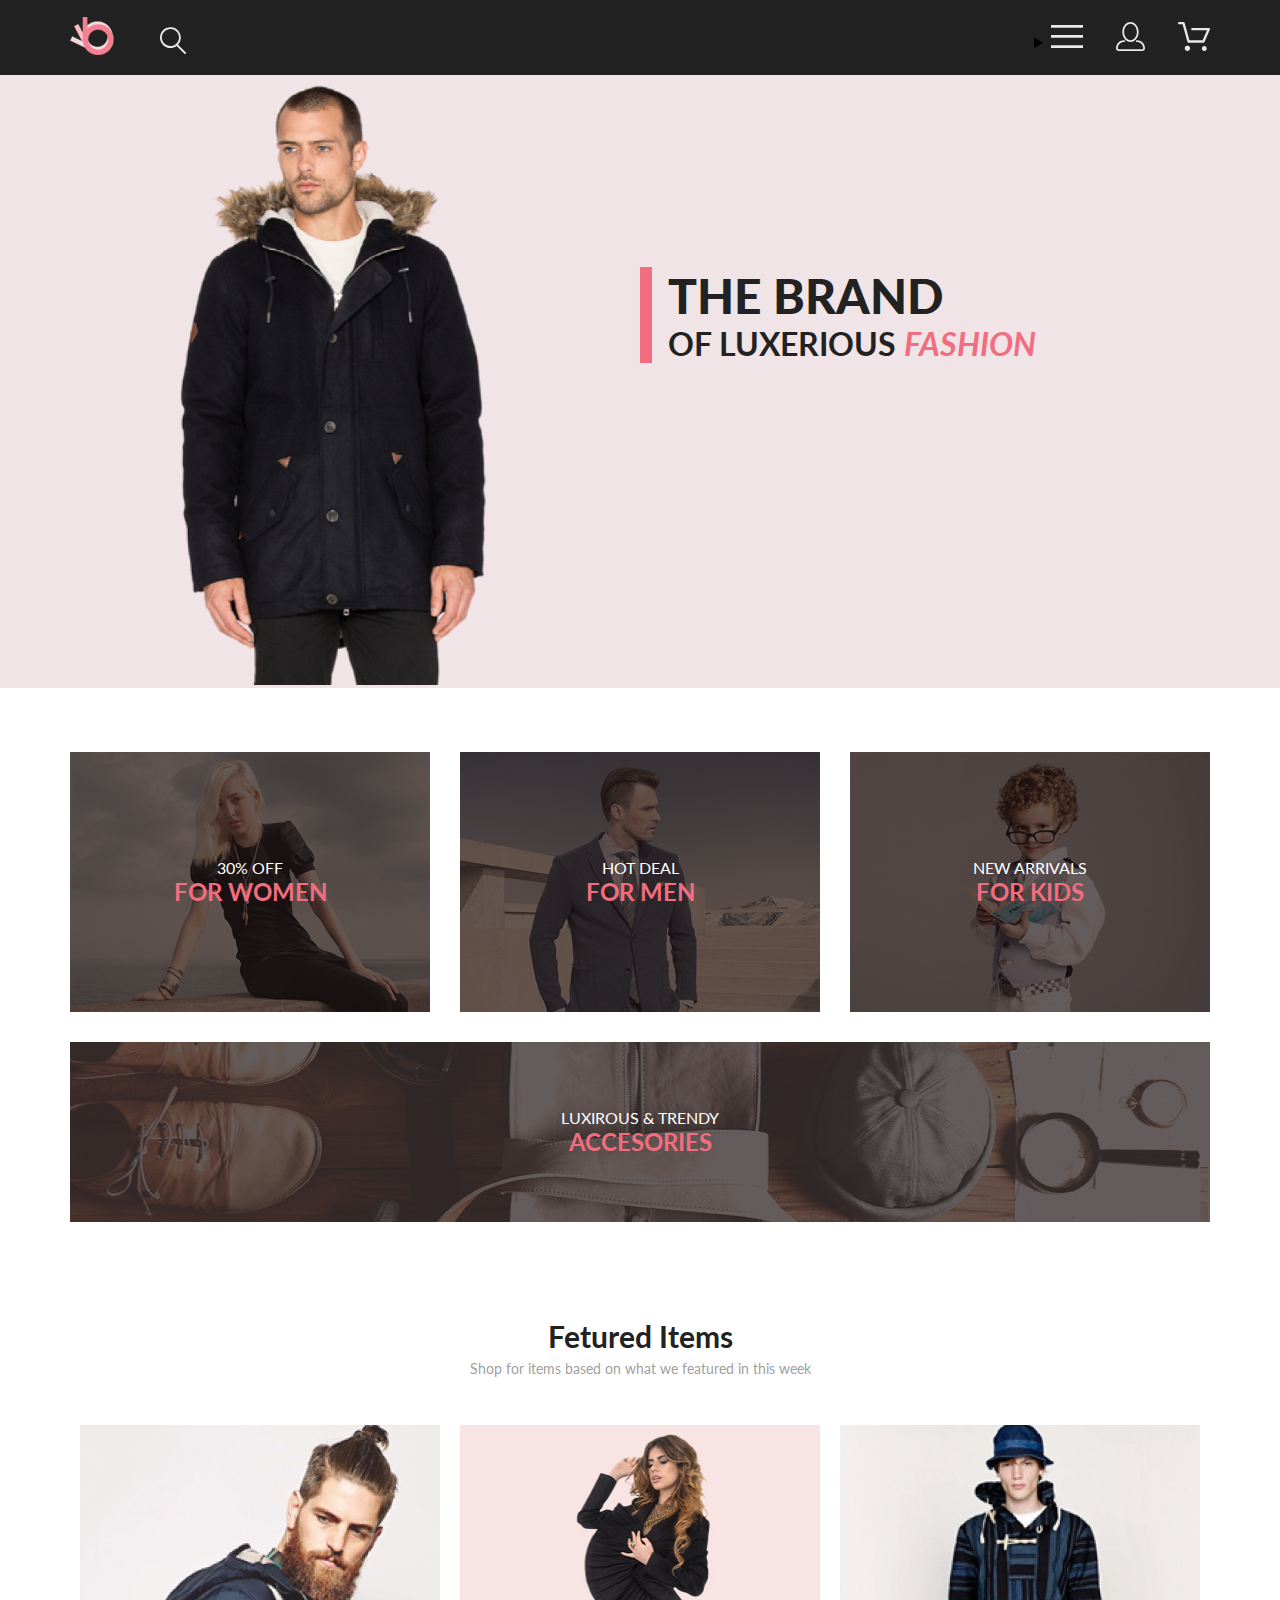
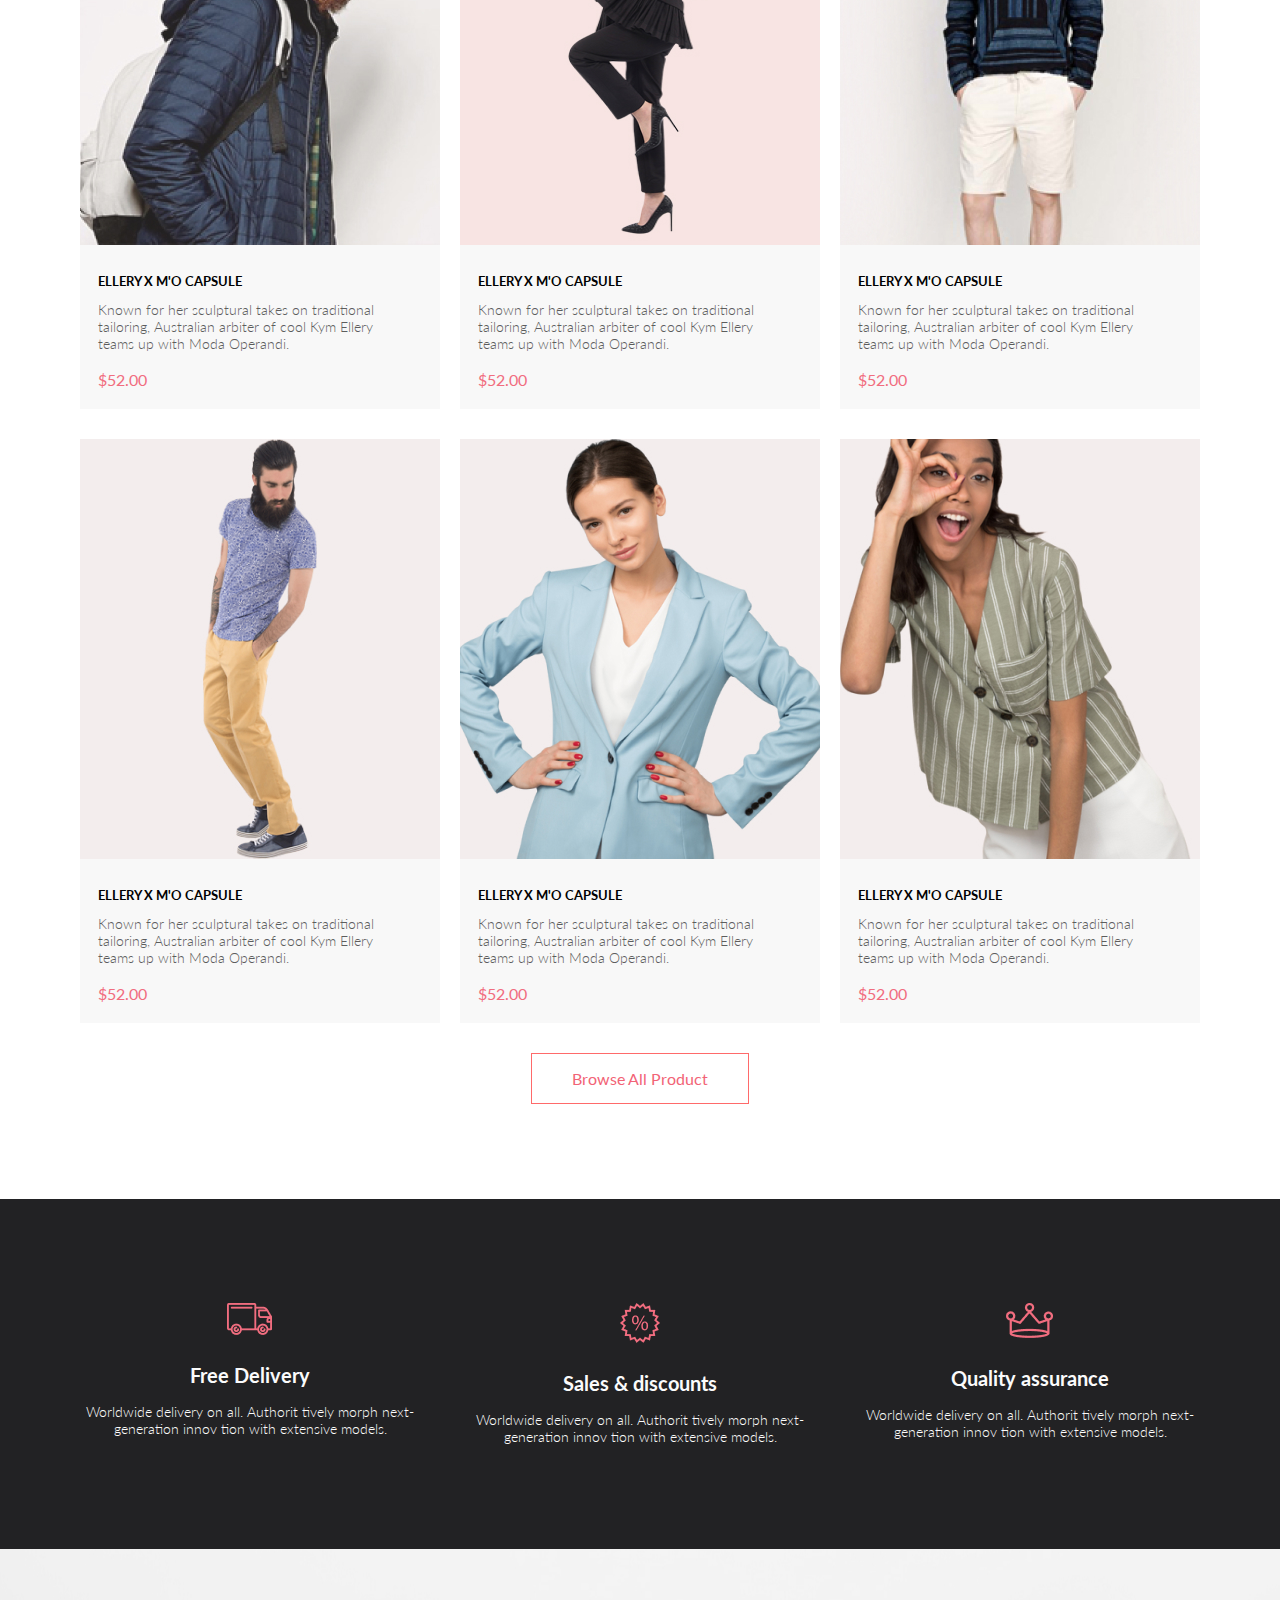
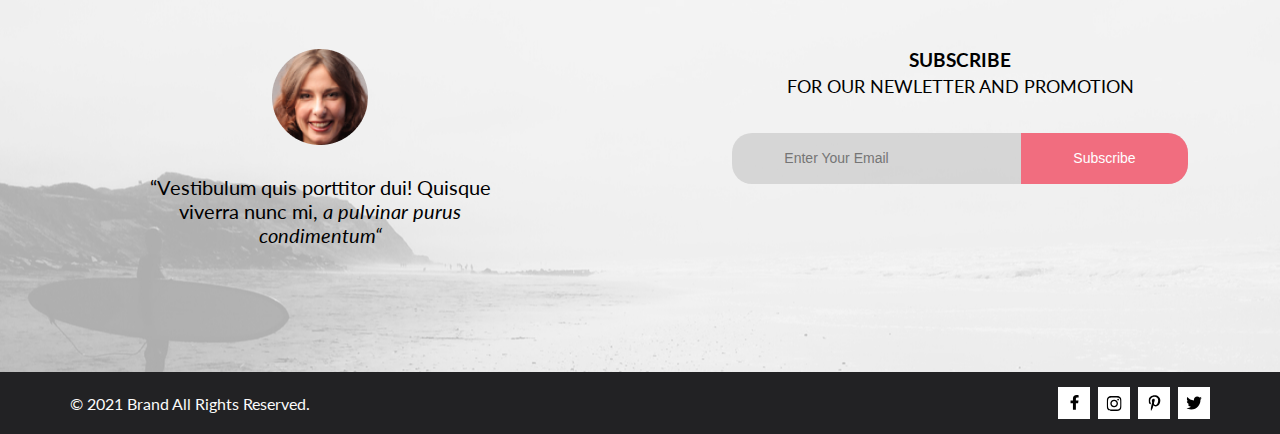
<file: index.html>
<!DOCTYPE html>
<html lang="en">

<head>
    <link rel="preconnect" href="https://fonts.gstatic.com">
    <link rel="preconnect" href="https://fonts.gstatic.com">
<link href="https://fonts.googleapis.com/css2?family=Lato:ital,wght@0,100;0,300;0,400;0,700;0,900;1,100;1,300;1,400;1,700;1,900&display=swap" rel="stylesheet">
    <meta charset="UTF-8">
    <meta http-equiv="X-UA-Compatible" content="IE=edge">
    <meta name="viewport" content="width=device-width, initial-scale=1.0">
    <title>Document</title>
    <link rel="stylesheet" href="css/style.css">
</head>

<body>
    <header class="header center">
        <div class="header__left">
            <a href="index.html"><img src="img/logo.svg" alt="logo"></a>
            <img class="header__search" src="img/search.svg" alt="search">
        </div>
        <div class="header__right">
            <details>
                <summary class="header__icons menu"><svg  width="32" height="23" viewBox="0 0 32 23" fill="none"
                    xmlns="http://www.w3.org/2000/svg">
                    <path d="M0 23V20.31H32V23H0ZM0 12.76V10.07H32V12.76H0ZM0 2.69V0H32V2.69H0Z" fill="#E8E8E8" />
                </svg></summary>
                <div class="hidden_menu">
                    <div class="hidden_menu_flex">
                        <a href="registration.html" class="header__icons header__icons_margin"><img src="img/account.svg" alt="account"></a>
                        <div class="hidden_margin"></div>
                        <a href="#" class="header__icons"><img src="img/cart.svg" alt="cart"></a>
                    </div>    
                </div>
                <a href="#" class="cross"><img src="img/Vector.png" alt="cross"></a>
                <div class="cont_menu">
                    <ol class="ol_menu">MENU
                        <li  class="li_margin_big"><a class="big" href="#">MAN</a>
                            <ol class="ol_menu">
                                <li class="margin_li"><a class="small" href="#">Accessories</a></li>
                                <li class="margin_li"><a class="small" href="#">Bags</a></li>
                                <li class="margin_li"><a class="small" href="#">Denim</a></li>
                                <li class="margin_li"><a class="small" href="#">T-Shirts</a></li>
                            </ol>
                        </li>
                        <li class="li_margin_big" ><a class="big" href="#">WOMEN</a>
                            <ol class="ol_menu">
                                <li class="margin_li"><a class="small" href="#">Accessories</a></li>
                                <li class="margin_li"><a class="small" href="#">Jackets & Coats</a></li>
                                <li class="margin_li"><a class="small" href="#">Polos</a></li>
                                <li class="margin_li"><a class="small" href="#">T-Shirts</a></li>
                                <li class="margin_li"><a class="small" href="#">Shirts</a></li>
                            </ol>
                        </li>
                        <li class="li_margin_big"> <a class="big" href="#">KIDS</a>
                            <ol class="ol_menu">
                                <li class="margin_li"><a class="small" href="#">Accessories</a></li>
                                <li class="margin_li"><a class="small" href="#">Jackets & Coats</a></li>
                                <li class="margin_li"><a class="small" href="#">Polos</a></li>
                                <li class="margin_li"><a class="small" href="#">Shirts</a></li>
                                <li class="margin_li"><a class="small" href="#">Bags</a></li>
                            </ol>
                        </li>
                    </ol>
                </div>
            </details>
            <a href="registration.html" class="header__icons header__icons_none"><img src="img/account.svg" alt="account"></a>
            <a href="cart.html" class="header__icons header__icons_none"><img src="img/cart.svg" alt="cart"></a>
        </div>
    </header>
    <div class="promo">
        <div class="promo__left">
            <img class="promo__img" src="img/promo__img.png" alt="promo image">
        </div>
        <div class="promo__right">
            <div class="promo__content">
                <h1 class="promo__h1">THE&nbspBRAND</h1>
                <h3 class="promo__heading">OF&nbspLUXERIOUS&nbsp<span class="promo__text">FASHION</span></h3>
            </div>
        </div>
    </div>
    <div class="sale center">
        <div class="sale__box">
            <div class="sale__item">
                <img class="sale__img" src="img/sale-item-1.jpg" alt="sale img">
                <div class="sale__content">
                    <p class="sale__text">30% OFF</p>
                    <h3 class="sale__heading">FOR WOMEN</h3>
                </div>
            </div>
            <div class="sale__item">
                <img class="sale__img" src="img/sale-item-2.jpg" alt="sale img">
                <div class="sale__content">
                    <p class="sale__text">HOT DEAL</p>
                    <h3 class="sale__heading">FOR MEN</h3>
                </div>
            </div>
            <div class="sale__item">
                <img class="sale__img" src="img/sale-item-3.jpg" alt="sale img">
                <div class="sale__content">
                    <p class="sale__text">NEW ARRIVALS</p>
                    <h3 class="sale__heading">FOR KIDS</h3>
                </div>
            </div>
        </div>
        <div class="sale__item sale__item_big">
            <img class="sale__img sale__img__big" src="img/sale-item-4.jpg" alt="sale img">
            <div class="sale__content">
                <p class="sale__text">LUXIROUS & TRENDY</p>
                <h3 class="sale__heading">ACCESORIES</h3>
            </div>
        </div>
    </div>
    <div class="center_heading">
        <h3 class="catalog_heading">Fetured Items</h3>
        <p class="center_parag">Shop for items based on what we featured in this week</p>
    </div>
    <div class="catalog center">
        <a href="product.html" class="catalog_card">
            <img src="img/picceen1.jpg" alt="catalog_card" class="catalog_card_img">
            <h4 class="heading_catalog">ELLERY X M'O CAPSULE</h4>
            <p class="catalog_parag">Known for her sculptural takes on traditional tailoring, Australian arbiter of cool Kym Ellery teams up with Moda Operandi.</p>
            <p class="catalog_price">$52.00</p> 
            <div  class="addsvg">
                    <svg  class="addtocard width="27" height="25" viewBox="0 0 27 25" fill="none" xmlns="http://www.w3.org/2000/svg">
                        <path d="M21.9509 23.2667H21.8386C21.2294 23.2667 20.7177 22.7671 20.6735 22.1294C20.629 21.4607 21.1175 20.8785 21.7626 20.8346C21.788 20.8329 21.8145 20.832 21.8405 20.832C22.4575 20.832 22.9743 21.3219 23.0201 21.9487C23.0319 22.1971 22.9914 22.5514 22.736 22.8439L22.73 22.8507L22.7242 22.8575C22.5275 23.0912 22.2607 23.2321 21.9509 23.2667ZM8.21887 23.2604C7.5683 23.2604 7.03906 22.7174 7.03906 22.05C7.03906 21.3832 7.5683 20.8406 8.21887 20.8406C8.86945 20.8406 9.39868 21.3832 9.39868 22.05C9.39868 22.7174 8.86945 23.2604 8.21887 23.2604Z" fill="white"/>
                        <path d="M21.876 22.2662C21.921 22.2549 21.9423 22.2339 21.96 22.2129C21.9678 22.2037 21.9756 22.1946 21.9835 22.1855C22.02 22.1438 22.0233 22.0553 22.0224 22.0105C22.0092 21.9044 21.9185 21.8315 21.8412 21.8315C21.8375 21.8315 21.8336 21.8317 21.8312 21.8318C21.7531 21.8372 21.6653 21.9409 21.6719 22.0625C21.6813 22.1793 21.7675 22.2662 21.8392 22.2662H21.876ZM8.21954 22.2599C8.31873 22.2599 8.39935 22.1655 8.39935 22.0496C8.39935 21.9341 8.31873 21.8401 8.21954 21.8401C8.12042 21.8401 8.03973 21.9341 8.03973 22.0496C8.03973 22.1655 8.12042 22.2599 8.21954 22.2599ZM21.9995 24.2662C21.9517 24.2662 21.8878 24.2662 21.8392 24.2662C20.7017 24.2662 19.7567 23.3545 19.6765 22.198C19.5964 20.9929 20.4937 19.9183 21.6953 19.8364C21.7441 19.8331 21.7928 19.8315 21.8412 19.8315C22.9799 19.8315 23.9413 20.7324 24.019 21.8884C24.0505 22.4915 23.8741 23.0612 23.4898 23.5012C23.1055 23.9575 22.5764 24.2177 21.9995 24.2662ZM8.21954 24.2599C7.01532 24.2599 6.03973 23.2709 6.03973 22.0496C6.03973 20.8291 7.01532 19.8401 8.21954 19.8401C9.42371 19.8401 10.3994 20.8291 10.3994 22.0496C10.3994 23.2709 9.42371 24.2599 8.21954 24.2599ZM21.1984 17.3938H9.13306C8.70013 17.3938 8.31586 17.1005 8.20331 16.6775L4.27753 2.24768H1.52173C0.993408 2.24768 0.560547 1.80859 0.560547 1.27039C0.560547 0.733032 0.993408 0.292969 1.52173 0.292969H4.99933C5.43134 0.292969 5.81561 0.586304 5.9281 1.01025L9.85394 15.4391H20.5576L24.1144 7.13379H12.2578C11.7286 7.13379 11.2957 6.69373 11.2957 6.15649C11.2957 5.61914 11.7286 5.17908 12.2578 5.17908H25.5886C25.9091 5.17908 26.2141 5.34192 26.3896 5.61914C26.566 5.89539 26.5984 6.23743 26.4697 6.547L22.0795 16.807C21.9193 17.1653 21.5827 17.3938 21.1984 17.3938Z" fill="white"/>
                        <path d="M21.876 22.2662C21.921 22.2549 21.9423 22.2339 21.96 22.2129C21.9678 22.2037 21.9756 22.1946 21.9835 22.1855C22.02 22.1438 22.0233 22.0553 22.0224 22.0105C22.0092 21.9044 21.9185 21.8315 21.8412 21.8315C21.8375 21.8315 21.8336 21.8317 21.8312 21.8318C21.7531 21.8372 21.6653 21.9409 21.6719 22.0625C21.6813 22.1793 21.7675 22.2662 21.8392 22.2662H21.876ZM8.21954 22.2599C8.31873 22.2599 8.39935 22.1655 8.39935 22.0496C8.39935 21.9341 8.31873 21.8401 8.21954 21.8401C8.12042 21.8401 8.03973 21.9341 8.03973 22.0496C8.03973 22.1655 8.12042 22.2599 8.21954 22.2599ZM21.9995 24.2662C21.9517 24.2662 21.8878 24.2662 21.8392 24.2662C20.7017 24.2662 19.7567 23.3545 19.6765 22.198C19.5964 20.9929 20.4937 19.9183 21.6953 19.8364C21.7441 19.8331 21.7928 19.8315 21.8412 19.8315C22.9799 19.8315 23.9413 20.7324 24.019 21.8884C24.0505 22.4915 23.8741 23.0612 23.4898 23.5012C23.1055 23.9575 22.5764 24.2177 21.9995 24.2662ZM8.21954 24.2599C7.01532 24.2599 6.03973 23.2709 6.03973 22.0496C6.03973 20.8291 7.01532 19.8401 8.21954 19.8401C9.42371 19.8401 10.3994 20.8291 10.3994 22.0496C10.3994 23.2709 9.42371 24.2599 8.21954 24.2599ZM21.1984 17.3938H9.13306C8.70013 17.3938 8.31586 17.1005 8.20331 16.6775L4.27753 2.24768H1.52173C0.993408 2.24768 0.560547 1.80859 0.560547 1.27039C0.560547 0.733032 0.993408 0.292969 1.52173 0.292969H4.99933C5.43134 0.292969 5.81561 0.586304 5.9281 1.01025L9.85394 15.4391H20.5576L24.1144 7.13379H12.2578C11.7286 7.13379 11.2957 6.69373 11.2957 6.15649C11.2957 5.61914 11.7286 5.17908 12.2578 5.17908H25.5886C25.9091 5.17908 26.2141 5.34192 26.3896 5.61914C26.566 5.89539 26.5984 6.23743 26.4697 6.547L22.0795 16.807C21.9193 17.1653 21.5827 17.3938 21.1984 17.3938Z" fill="white"/>
                    </svg>
                    <p class="paragadd">Add to Cart</p> 
            </div>      
        </a>
        <a href="product.html" class="catalog_card">
            <img src="img/picceen2.jpg" alt="catalog_card" class="catalog_card_img">
            <h4 class="heading_catalog">ELLERY X M'O CAPSULE</h4>
            <p class="catalog_parag">Known for her sculptural takes on traditional tailoring, Australian arbiter of cool Kym Ellery teams up with Moda Operandi.</p>
            <p class="catalog_price">$52.00</p>
            <div  class="addsvg">
                <svg  class="addtocard width="27" height="25" viewBox="0 0 27 25" fill="none" xmlns="http://www.w3.org/2000/svg">
                    <path d="M21.9509 23.2667H21.8386C21.2294 23.2667 20.7177 22.7671 20.6735 22.1294C20.629 21.4607 21.1175 20.8785 21.7626 20.8346C21.788 20.8329 21.8145 20.832 21.8405 20.832C22.4575 20.832 22.9743 21.3219 23.0201 21.9487C23.0319 22.1971 22.9914 22.5514 22.736 22.8439L22.73 22.8507L22.7242 22.8575C22.5275 23.0912 22.2607 23.2321 21.9509 23.2667ZM8.21887 23.2604C7.5683 23.2604 7.03906 22.7174 7.03906 22.05C7.03906 21.3832 7.5683 20.8406 8.21887 20.8406C8.86945 20.8406 9.39868 21.3832 9.39868 22.05C9.39868 22.7174 8.86945 23.2604 8.21887 23.2604Z" fill="white"/>
                    <path d="M21.876 22.2662C21.921 22.2549 21.9423 22.2339 21.96 22.2129C21.9678 22.2037 21.9756 22.1946 21.9835 22.1855C22.02 22.1438 22.0233 22.0553 22.0224 22.0105C22.0092 21.9044 21.9185 21.8315 21.8412 21.8315C21.8375 21.8315 21.8336 21.8317 21.8312 21.8318C21.7531 21.8372 21.6653 21.9409 21.6719 22.0625C21.6813 22.1793 21.7675 22.2662 21.8392 22.2662H21.876ZM8.21954 22.2599C8.31873 22.2599 8.39935 22.1655 8.39935 22.0496C8.39935 21.9341 8.31873 21.8401 8.21954 21.8401C8.12042 21.8401 8.03973 21.9341 8.03973 22.0496C8.03973 22.1655 8.12042 22.2599 8.21954 22.2599ZM21.9995 24.2662C21.9517 24.2662 21.8878 24.2662 21.8392 24.2662C20.7017 24.2662 19.7567 23.3545 19.6765 22.198C19.5964 20.9929 20.4937 19.9183 21.6953 19.8364C21.7441 19.8331 21.7928 19.8315 21.8412 19.8315C22.9799 19.8315 23.9413 20.7324 24.019 21.8884C24.0505 22.4915 23.8741 23.0612 23.4898 23.5012C23.1055 23.9575 22.5764 24.2177 21.9995 24.2662ZM8.21954 24.2599C7.01532 24.2599 6.03973 23.2709 6.03973 22.0496C6.03973 20.8291 7.01532 19.8401 8.21954 19.8401C9.42371 19.8401 10.3994 20.8291 10.3994 22.0496C10.3994 23.2709 9.42371 24.2599 8.21954 24.2599ZM21.1984 17.3938H9.13306C8.70013 17.3938 8.31586 17.1005 8.20331 16.6775L4.27753 2.24768H1.52173C0.993408 2.24768 0.560547 1.80859 0.560547 1.27039C0.560547 0.733032 0.993408 0.292969 1.52173 0.292969H4.99933C5.43134 0.292969 5.81561 0.586304 5.9281 1.01025L9.85394 15.4391H20.5576L24.1144 7.13379H12.2578C11.7286 7.13379 11.2957 6.69373 11.2957 6.15649C11.2957 5.61914 11.7286 5.17908 12.2578 5.17908H25.5886C25.9091 5.17908 26.2141 5.34192 26.3896 5.61914C26.566 5.89539 26.5984 6.23743 26.4697 6.547L22.0795 16.807C21.9193 17.1653 21.5827 17.3938 21.1984 17.3938Z" fill="white"/>
                    <path d="M21.876 22.2662C21.921 22.2549 21.9423 22.2339 21.96 22.2129C21.9678 22.2037 21.9756 22.1946 21.9835 22.1855C22.02 22.1438 22.0233 22.0553 22.0224 22.0105C22.0092 21.9044 21.9185 21.8315 21.8412 21.8315C21.8375 21.8315 21.8336 21.8317 21.8312 21.8318C21.7531 21.8372 21.6653 21.9409 21.6719 22.0625C21.6813 22.1793 21.7675 22.2662 21.8392 22.2662H21.876ZM8.21954 22.2599C8.31873 22.2599 8.39935 22.1655 8.39935 22.0496C8.39935 21.9341 8.31873 21.8401 8.21954 21.8401C8.12042 21.8401 8.03973 21.9341 8.03973 22.0496C8.03973 22.1655 8.12042 22.2599 8.21954 22.2599ZM21.9995 24.2662C21.9517 24.2662 21.8878 24.2662 21.8392 24.2662C20.7017 24.2662 19.7567 23.3545 19.6765 22.198C19.5964 20.9929 20.4937 19.9183 21.6953 19.8364C21.7441 19.8331 21.7928 19.8315 21.8412 19.8315C22.9799 19.8315 23.9413 20.7324 24.019 21.8884C24.0505 22.4915 23.8741 23.0612 23.4898 23.5012C23.1055 23.9575 22.5764 24.2177 21.9995 24.2662ZM8.21954 24.2599C7.01532 24.2599 6.03973 23.2709 6.03973 22.0496C6.03973 20.8291 7.01532 19.8401 8.21954 19.8401C9.42371 19.8401 10.3994 20.8291 10.3994 22.0496C10.3994 23.2709 9.42371 24.2599 8.21954 24.2599ZM21.1984 17.3938H9.13306C8.70013 17.3938 8.31586 17.1005 8.20331 16.6775L4.27753 2.24768H1.52173C0.993408 2.24768 0.560547 1.80859 0.560547 1.27039C0.560547 0.733032 0.993408 0.292969 1.52173 0.292969H4.99933C5.43134 0.292969 5.81561 0.586304 5.9281 1.01025L9.85394 15.4391H20.5576L24.1144 7.13379H12.2578C11.7286 7.13379 11.2957 6.69373 11.2957 6.15649C11.2957 5.61914 11.7286 5.17908 12.2578 5.17908H25.5886C25.9091 5.17908 26.2141 5.34192 26.3896 5.61914C26.566 5.89539 26.5984 6.23743 26.4697 6.547L22.0795 16.807C21.9193 17.1653 21.5827 17.3938 21.1984 17.3938Z" fill="white"/>
                </svg>
                <p class="paragadd">Add to Cart</p> 
        </div>
        </a>
        <a href="product.html" class="catalog_card">
            <img src="img/picceen3.jpg" alt="catalog_card" class="catalog_card_img">
            <h4 class="heading_catalog">ELLERY X M'O CAPSULE</h4>
            <p class="catalog_parag">Known for her sculptural takes on traditional tailoring, Australian arbiter of cool Kym Ellery teams up with Moda Operandi.</p>
            <p class="catalog_price">$52.00</p>
            <div  class="addsvg">
                <svg  class="addtocard width="27" height="25" viewBox="0 0 27 25" fill="none" xmlns="http://www.w3.org/2000/svg">
                    <path d="M21.9509 23.2667H21.8386C21.2294 23.2667 20.7177 22.7671 20.6735 22.1294C20.629 21.4607 21.1175 20.8785 21.7626 20.8346C21.788 20.8329 21.8145 20.832 21.8405 20.832C22.4575 20.832 22.9743 21.3219 23.0201 21.9487C23.0319 22.1971 22.9914 22.5514 22.736 22.8439L22.73 22.8507L22.7242 22.8575C22.5275 23.0912 22.2607 23.2321 21.9509 23.2667ZM8.21887 23.2604C7.5683 23.2604 7.03906 22.7174 7.03906 22.05C7.03906 21.3832 7.5683 20.8406 8.21887 20.8406C8.86945 20.8406 9.39868 21.3832 9.39868 22.05C9.39868 22.7174 8.86945 23.2604 8.21887 23.2604Z" fill="white"/>
                    <path d="M21.876 22.2662C21.921 22.2549 21.9423 22.2339 21.96 22.2129C21.9678 22.2037 21.9756 22.1946 21.9835 22.1855C22.02 22.1438 22.0233 22.0553 22.0224 22.0105C22.0092 21.9044 21.9185 21.8315 21.8412 21.8315C21.8375 21.8315 21.8336 21.8317 21.8312 21.8318C21.7531 21.8372 21.6653 21.9409 21.6719 22.0625C21.6813 22.1793 21.7675 22.2662 21.8392 22.2662H21.876ZM8.21954 22.2599C8.31873 22.2599 8.39935 22.1655 8.39935 22.0496C8.39935 21.9341 8.31873 21.8401 8.21954 21.8401C8.12042 21.8401 8.03973 21.9341 8.03973 22.0496C8.03973 22.1655 8.12042 22.2599 8.21954 22.2599ZM21.9995 24.2662C21.9517 24.2662 21.8878 24.2662 21.8392 24.2662C20.7017 24.2662 19.7567 23.3545 19.6765 22.198C19.5964 20.9929 20.4937 19.9183 21.6953 19.8364C21.7441 19.8331 21.7928 19.8315 21.8412 19.8315C22.9799 19.8315 23.9413 20.7324 24.019 21.8884C24.0505 22.4915 23.8741 23.0612 23.4898 23.5012C23.1055 23.9575 22.5764 24.2177 21.9995 24.2662ZM8.21954 24.2599C7.01532 24.2599 6.03973 23.2709 6.03973 22.0496C6.03973 20.8291 7.01532 19.8401 8.21954 19.8401C9.42371 19.8401 10.3994 20.8291 10.3994 22.0496C10.3994 23.2709 9.42371 24.2599 8.21954 24.2599ZM21.1984 17.3938H9.13306C8.70013 17.3938 8.31586 17.1005 8.20331 16.6775L4.27753 2.24768H1.52173C0.993408 2.24768 0.560547 1.80859 0.560547 1.27039C0.560547 0.733032 0.993408 0.292969 1.52173 0.292969H4.99933C5.43134 0.292969 5.81561 0.586304 5.9281 1.01025L9.85394 15.4391H20.5576L24.1144 7.13379H12.2578C11.7286 7.13379 11.2957 6.69373 11.2957 6.15649C11.2957 5.61914 11.7286 5.17908 12.2578 5.17908H25.5886C25.9091 5.17908 26.2141 5.34192 26.3896 5.61914C26.566 5.89539 26.5984 6.23743 26.4697 6.547L22.0795 16.807C21.9193 17.1653 21.5827 17.3938 21.1984 17.3938Z" fill="white"/>
                    <path d="M21.876 22.2662C21.921 22.2549 21.9423 22.2339 21.96 22.2129C21.9678 22.2037 21.9756 22.1946 21.9835 22.1855C22.02 22.1438 22.0233 22.0553 22.0224 22.0105C22.0092 21.9044 21.9185 21.8315 21.8412 21.8315C21.8375 21.8315 21.8336 21.8317 21.8312 21.8318C21.7531 21.8372 21.6653 21.9409 21.6719 22.0625C21.6813 22.1793 21.7675 22.2662 21.8392 22.2662H21.876ZM8.21954 22.2599C8.31873 22.2599 8.39935 22.1655 8.39935 22.0496C8.39935 21.9341 8.31873 21.8401 8.21954 21.8401C8.12042 21.8401 8.03973 21.9341 8.03973 22.0496C8.03973 22.1655 8.12042 22.2599 8.21954 22.2599ZM21.9995 24.2662C21.9517 24.2662 21.8878 24.2662 21.8392 24.2662C20.7017 24.2662 19.7567 23.3545 19.6765 22.198C19.5964 20.9929 20.4937 19.9183 21.6953 19.8364C21.7441 19.8331 21.7928 19.8315 21.8412 19.8315C22.9799 19.8315 23.9413 20.7324 24.019 21.8884C24.0505 22.4915 23.8741 23.0612 23.4898 23.5012C23.1055 23.9575 22.5764 24.2177 21.9995 24.2662ZM8.21954 24.2599C7.01532 24.2599 6.03973 23.2709 6.03973 22.0496C6.03973 20.8291 7.01532 19.8401 8.21954 19.8401C9.42371 19.8401 10.3994 20.8291 10.3994 22.0496C10.3994 23.2709 9.42371 24.2599 8.21954 24.2599ZM21.1984 17.3938H9.13306C8.70013 17.3938 8.31586 17.1005 8.20331 16.6775L4.27753 2.24768H1.52173C0.993408 2.24768 0.560547 1.80859 0.560547 1.27039C0.560547 0.733032 0.993408 0.292969 1.52173 0.292969H4.99933C5.43134 0.292969 5.81561 0.586304 5.9281 1.01025L9.85394 15.4391H20.5576L24.1144 7.13379H12.2578C11.7286 7.13379 11.2957 6.69373 11.2957 6.15649C11.2957 5.61914 11.7286 5.17908 12.2578 5.17908H25.5886C25.9091 5.17908 26.2141 5.34192 26.3896 5.61914C26.566 5.89539 26.5984 6.23743 26.4697 6.547L22.0795 16.807C21.9193 17.1653 21.5827 17.3938 21.1984 17.3938Z" fill="white"/>
                </svg>
                <p class="paragadd">Add to Cart</p> 
        </div>
        </a>
        <a href="product.html" class="catalog_card">
            <img src="img/picceen4.jpg" alt="catalog_card"  class="catalog_card_img">
            <h4 class="heading_catalog">ELLERY X M'O CAPSULE</h4>
            <p class="catalog_parag">Known for her sculptural takes on traditional tailoring, Australian arbiter of cool Kym Ellery teams up with Moda Operandi.</p>
            <p class="catalog_price">$52.00</p>
            <div  class="addsvg">
                <svg  class="addtocard width="27" height="25" viewBox="0 0 27 25" fill="none" xmlns="http://www.w3.org/2000/svg">
                    <path d="M21.9509 23.2667H21.8386C21.2294 23.2667 20.7177 22.7671 20.6735 22.1294C20.629 21.4607 21.1175 20.8785 21.7626 20.8346C21.788 20.8329 21.8145 20.832 21.8405 20.832C22.4575 20.832 22.9743 21.3219 23.0201 21.9487C23.0319 22.1971 22.9914 22.5514 22.736 22.8439L22.73 22.8507L22.7242 22.8575C22.5275 23.0912 22.2607 23.2321 21.9509 23.2667ZM8.21887 23.2604C7.5683 23.2604 7.03906 22.7174 7.03906 22.05C7.03906 21.3832 7.5683 20.8406 8.21887 20.8406C8.86945 20.8406 9.39868 21.3832 9.39868 22.05C9.39868 22.7174 8.86945 23.2604 8.21887 23.2604Z" fill="white"/>
                    <path d="M21.876 22.2662C21.921 22.2549 21.9423 22.2339 21.96 22.2129C21.9678 22.2037 21.9756 22.1946 21.9835 22.1855C22.02 22.1438 22.0233 22.0553 22.0224 22.0105C22.0092 21.9044 21.9185 21.8315 21.8412 21.8315C21.8375 21.8315 21.8336 21.8317 21.8312 21.8318C21.7531 21.8372 21.6653 21.9409 21.6719 22.0625C21.6813 22.1793 21.7675 22.2662 21.8392 22.2662H21.876ZM8.21954 22.2599C8.31873 22.2599 8.39935 22.1655 8.39935 22.0496C8.39935 21.9341 8.31873 21.8401 8.21954 21.8401C8.12042 21.8401 8.03973 21.9341 8.03973 22.0496C8.03973 22.1655 8.12042 22.2599 8.21954 22.2599ZM21.9995 24.2662C21.9517 24.2662 21.8878 24.2662 21.8392 24.2662C20.7017 24.2662 19.7567 23.3545 19.6765 22.198C19.5964 20.9929 20.4937 19.9183 21.6953 19.8364C21.7441 19.8331 21.7928 19.8315 21.8412 19.8315C22.9799 19.8315 23.9413 20.7324 24.019 21.8884C24.0505 22.4915 23.8741 23.0612 23.4898 23.5012C23.1055 23.9575 22.5764 24.2177 21.9995 24.2662ZM8.21954 24.2599C7.01532 24.2599 6.03973 23.2709 6.03973 22.0496C6.03973 20.8291 7.01532 19.8401 8.21954 19.8401C9.42371 19.8401 10.3994 20.8291 10.3994 22.0496C10.3994 23.2709 9.42371 24.2599 8.21954 24.2599ZM21.1984 17.3938H9.13306C8.70013 17.3938 8.31586 17.1005 8.20331 16.6775L4.27753 2.24768H1.52173C0.993408 2.24768 0.560547 1.80859 0.560547 1.27039C0.560547 0.733032 0.993408 0.292969 1.52173 0.292969H4.99933C5.43134 0.292969 5.81561 0.586304 5.9281 1.01025L9.85394 15.4391H20.5576L24.1144 7.13379H12.2578C11.7286 7.13379 11.2957 6.69373 11.2957 6.15649C11.2957 5.61914 11.7286 5.17908 12.2578 5.17908H25.5886C25.9091 5.17908 26.2141 5.34192 26.3896 5.61914C26.566 5.89539 26.5984 6.23743 26.4697 6.547L22.0795 16.807C21.9193 17.1653 21.5827 17.3938 21.1984 17.3938Z" fill="white"/>
                    <path d="M21.876 22.2662C21.921 22.2549 21.9423 22.2339 21.96 22.2129C21.9678 22.2037 21.9756 22.1946 21.9835 22.1855C22.02 22.1438 22.0233 22.0553 22.0224 22.0105C22.0092 21.9044 21.9185 21.8315 21.8412 21.8315C21.8375 21.8315 21.8336 21.8317 21.8312 21.8318C21.7531 21.8372 21.6653 21.9409 21.6719 22.0625C21.6813 22.1793 21.7675 22.2662 21.8392 22.2662H21.876ZM8.21954 22.2599C8.31873 22.2599 8.39935 22.1655 8.39935 22.0496C8.39935 21.9341 8.31873 21.8401 8.21954 21.8401C8.12042 21.8401 8.03973 21.9341 8.03973 22.0496C8.03973 22.1655 8.12042 22.2599 8.21954 22.2599ZM21.9995 24.2662C21.9517 24.2662 21.8878 24.2662 21.8392 24.2662C20.7017 24.2662 19.7567 23.3545 19.6765 22.198C19.5964 20.9929 20.4937 19.9183 21.6953 19.8364C21.7441 19.8331 21.7928 19.8315 21.8412 19.8315C22.9799 19.8315 23.9413 20.7324 24.019 21.8884C24.0505 22.4915 23.8741 23.0612 23.4898 23.5012C23.1055 23.9575 22.5764 24.2177 21.9995 24.2662ZM8.21954 24.2599C7.01532 24.2599 6.03973 23.2709 6.03973 22.0496C6.03973 20.8291 7.01532 19.8401 8.21954 19.8401C9.42371 19.8401 10.3994 20.8291 10.3994 22.0496C10.3994 23.2709 9.42371 24.2599 8.21954 24.2599ZM21.1984 17.3938H9.13306C8.70013 17.3938 8.31586 17.1005 8.20331 16.6775L4.27753 2.24768H1.52173C0.993408 2.24768 0.560547 1.80859 0.560547 1.27039C0.560547 0.733032 0.993408 0.292969 1.52173 0.292969H4.99933C5.43134 0.292969 5.81561 0.586304 5.9281 1.01025L9.85394 15.4391H20.5576L24.1144 7.13379H12.2578C11.7286 7.13379 11.2957 6.69373 11.2957 6.15649C11.2957 5.61914 11.7286 5.17908 12.2578 5.17908H25.5886C25.9091 5.17908 26.2141 5.34192 26.3896 5.61914C26.566 5.89539 26.5984 6.23743 26.4697 6.547L22.0795 16.807C21.9193 17.1653 21.5827 17.3938 21.1984 17.3938Z" fill="white"/>
                </svg>
                <p class="paragadd">Add to Cart</p> 
        </div>
        </a>
        <a href="product.html" class="catalog_card">
            <img src="img/picceen5.jpg" alt="catalog_card"  class="catalog_card_img">
            <h4 class="heading_catalog">ELLERY X M'O CAPSULE</h4>
            <p class="catalog_parag">Known for her sculptural takes on traditional tailoring, Australian arbiter of cool Kym Ellery teams up with Moda Operandi.</p>
            <p class="catalog_price">$52.00</p>
            <div  class="addsvg">
                <svg  class="addtocard width="27" height="25" viewBox="0 0 27 25" fill="none" xmlns="http://www.w3.org/2000/svg">
                    <path d="M21.9509 23.2667H21.8386C21.2294 23.2667 20.7177 22.7671 20.6735 22.1294C20.629 21.4607 21.1175 20.8785 21.7626 20.8346C21.788 20.8329 21.8145 20.832 21.8405 20.832C22.4575 20.832 22.9743 21.3219 23.0201 21.9487C23.0319 22.1971 22.9914 22.5514 22.736 22.8439L22.73 22.8507L22.7242 22.8575C22.5275 23.0912 22.2607 23.2321 21.9509 23.2667ZM8.21887 23.2604C7.5683 23.2604 7.03906 22.7174 7.03906 22.05C7.03906 21.3832 7.5683 20.8406 8.21887 20.8406C8.86945 20.8406 9.39868 21.3832 9.39868 22.05C9.39868 22.7174 8.86945 23.2604 8.21887 23.2604Z" fill="white"/>
                    <path d="M21.876 22.2662C21.921 22.2549 21.9423 22.2339 21.96 22.2129C21.9678 22.2037 21.9756 22.1946 21.9835 22.1855C22.02 22.1438 22.0233 22.0553 22.0224 22.0105C22.0092 21.9044 21.9185 21.8315 21.8412 21.8315C21.8375 21.8315 21.8336 21.8317 21.8312 21.8318C21.7531 21.8372 21.6653 21.9409 21.6719 22.0625C21.6813 22.1793 21.7675 22.2662 21.8392 22.2662H21.876ZM8.21954 22.2599C8.31873 22.2599 8.39935 22.1655 8.39935 22.0496C8.39935 21.9341 8.31873 21.8401 8.21954 21.8401C8.12042 21.8401 8.03973 21.9341 8.03973 22.0496C8.03973 22.1655 8.12042 22.2599 8.21954 22.2599ZM21.9995 24.2662C21.9517 24.2662 21.8878 24.2662 21.8392 24.2662C20.7017 24.2662 19.7567 23.3545 19.6765 22.198C19.5964 20.9929 20.4937 19.9183 21.6953 19.8364C21.7441 19.8331 21.7928 19.8315 21.8412 19.8315C22.9799 19.8315 23.9413 20.7324 24.019 21.8884C24.0505 22.4915 23.8741 23.0612 23.4898 23.5012C23.1055 23.9575 22.5764 24.2177 21.9995 24.2662ZM8.21954 24.2599C7.01532 24.2599 6.03973 23.2709 6.03973 22.0496C6.03973 20.8291 7.01532 19.8401 8.21954 19.8401C9.42371 19.8401 10.3994 20.8291 10.3994 22.0496C10.3994 23.2709 9.42371 24.2599 8.21954 24.2599ZM21.1984 17.3938H9.13306C8.70013 17.3938 8.31586 17.1005 8.20331 16.6775L4.27753 2.24768H1.52173C0.993408 2.24768 0.560547 1.80859 0.560547 1.27039C0.560547 0.733032 0.993408 0.292969 1.52173 0.292969H4.99933C5.43134 0.292969 5.81561 0.586304 5.9281 1.01025L9.85394 15.4391H20.5576L24.1144 7.13379H12.2578C11.7286 7.13379 11.2957 6.69373 11.2957 6.15649C11.2957 5.61914 11.7286 5.17908 12.2578 5.17908H25.5886C25.9091 5.17908 26.2141 5.34192 26.3896 5.61914C26.566 5.89539 26.5984 6.23743 26.4697 6.547L22.0795 16.807C21.9193 17.1653 21.5827 17.3938 21.1984 17.3938Z" fill="white"/>
                    <path d="M21.876 22.2662C21.921 22.2549 21.9423 22.2339 21.96 22.2129C21.9678 22.2037 21.9756 22.1946 21.9835 22.1855C22.02 22.1438 22.0233 22.0553 22.0224 22.0105C22.0092 21.9044 21.9185 21.8315 21.8412 21.8315C21.8375 21.8315 21.8336 21.8317 21.8312 21.8318C21.7531 21.8372 21.6653 21.9409 21.6719 22.0625C21.6813 22.1793 21.7675 22.2662 21.8392 22.2662H21.876ZM8.21954 22.2599C8.31873 22.2599 8.39935 22.1655 8.39935 22.0496C8.39935 21.9341 8.31873 21.8401 8.21954 21.8401C8.12042 21.8401 8.03973 21.9341 8.03973 22.0496C8.03973 22.1655 8.12042 22.2599 8.21954 22.2599ZM21.9995 24.2662C21.9517 24.2662 21.8878 24.2662 21.8392 24.2662C20.7017 24.2662 19.7567 23.3545 19.6765 22.198C19.5964 20.9929 20.4937 19.9183 21.6953 19.8364C21.7441 19.8331 21.7928 19.8315 21.8412 19.8315C22.9799 19.8315 23.9413 20.7324 24.019 21.8884C24.0505 22.4915 23.8741 23.0612 23.4898 23.5012C23.1055 23.9575 22.5764 24.2177 21.9995 24.2662ZM8.21954 24.2599C7.01532 24.2599 6.03973 23.2709 6.03973 22.0496C6.03973 20.8291 7.01532 19.8401 8.21954 19.8401C9.42371 19.8401 10.3994 20.8291 10.3994 22.0496C10.3994 23.2709 9.42371 24.2599 8.21954 24.2599ZM21.1984 17.3938H9.13306C8.70013 17.3938 8.31586 17.1005 8.20331 16.6775L4.27753 2.24768H1.52173C0.993408 2.24768 0.560547 1.80859 0.560547 1.27039C0.560547 0.733032 0.993408 0.292969 1.52173 0.292969H4.99933C5.43134 0.292969 5.81561 0.586304 5.9281 1.01025L9.85394 15.4391H20.5576L24.1144 7.13379H12.2578C11.7286 7.13379 11.2957 6.69373 11.2957 6.15649C11.2957 5.61914 11.7286 5.17908 12.2578 5.17908H25.5886C25.9091 5.17908 26.2141 5.34192 26.3896 5.61914C26.566 5.89539 26.5984 6.23743 26.4697 6.547L22.0795 16.807C21.9193 17.1653 21.5827 17.3938 21.1984 17.3938Z" fill="white"/>
                </svg>
                <p class="paragadd">Add to Cart</p> 
        </div>
        </a>
        <a href="product.html" class="catalog_card">
            <img src="img/picceen6.jpg" alt="catalog_card" class="catalog_card_img">
            <h4 class="heading_catalog">ELLERY X M'O CAPSULE</h4>
            <p class="catalog_parag">Known for her sculptural takes on traditional tailoring, Australian arbiter of cool Kym Ellery teams up with Moda Operandi.</p>
            <p class="catalog_price">$52.00</p>
            <div  class="addsvg">
                <svg  class="addtocard" width="27" height="25" viewBox="0 0 27 25" fill="none" xmlns="http://www.w3.org/2000/svg">
                    <path d="M21.9509 23.2667H21.8386C21.2294 23.2667 20.7177 22.7671 20.6735 22.1294C20.629 21.4607 21.1175 20.8785 21.7626 20.8346C21.788 20.8329 21.8145 20.832 21.8405 20.832C22.4575 20.832 22.9743 21.3219 23.0201 21.9487C23.0319 22.1971 22.9914 22.5514 22.736 22.8439L22.73 22.8507L22.7242 22.8575C22.5275 23.0912 22.2607 23.2321 21.9509 23.2667ZM8.21887 23.2604C7.5683 23.2604 7.03906 22.7174 7.03906 22.05C7.03906 21.3832 7.5683 20.8406 8.21887 20.8406C8.86945 20.8406 9.39868 21.3832 9.39868 22.05C9.39868 22.7174 8.86945 23.2604 8.21887 23.2604Z" fill="white"/>
                    <path d="M21.876 22.2662C21.921 22.2549 21.9423 22.2339 21.96 22.2129C21.9678 22.2037 21.9756 22.1946 21.9835 22.1855C22.02 22.1438 22.0233 22.0553 22.0224 22.0105C22.0092 21.9044 21.9185 21.8315 21.8412 21.8315C21.8375 21.8315 21.8336 21.8317 21.8312 21.8318C21.7531 21.8372 21.6653 21.9409 21.6719 22.0625C21.6813 22.1793 21.7675 22.2662 21.8392 22.2662H21.876ZM8.21954 22.2599C8.31873 22.2599 8.39935 22.1655 8.39935 22.0496C8.39935 21.9341 8.31873 21.8401 8.21954 21.8401C8.12042 21.8401 8.03973 21.9341 8.03973 22.0496C8.03973 22.1655 8.12042 22.2599 8.21954 22.2599ZM21.9995 24.2662C21.9517 24.2662 21.8878 24.2662 21.8392 24.2662C20.7017 24.2662 19.7567 23.3545 19.6765 22.198C19.5964 20.9929 20.4937 19.9183 21.6953 19.8364C21.7441 19.8331 21.7928 19.8315 21.8412 19.8315C22.9799 19.8315 23.9413 20.7324 24.019 21.8884C24.0505 22.4915 23.8741 23.0612 23.4898 23.5012C23.1055 23.9575 22.5764 24.2177 21.9995 24.2662ZM8.21954 24.2599C7.01532 24.2599 6.03973 23.2709 6.03973 22.0496C6.03973 20.8291 7.01532 19.8401 8.21954 19.8401C9.42371 19.8401 10.3994 20.8291 10.3994 22.0496C10.3994 23.2709 9.42371 24.2599 8.21954 24.2599ZM21.1984 17.3938H9.13306C8.70013 17.3938 8.31586 17.1005 8.20331 16.6775L4.27753 2.24768H1.52173C0.993408 2.24768 0.560547 1.80859 0.560547 1.27039C0.560547 0.733032 0.993408 0.292969 1.52173 0.292969H4.99933C5.43134 0.292969 5.81561 0.586304 5.9281 1.01025L9.85394 15.4391H20.5576L24.1144 7.13379H12.2578C11.7286 7.13379 11.2957 6.69373 11.2957 6.15649C11.2957 5.61914 11.7286 5.17908 12.2578 5.17908H25.5886C25.9091 5.17908 26.2141 5.34192 26.3896 5.61914C26.566 5.89539 26.5984 6.23743 26.4697 6.547L22.0795 16.807C21.9193 17.1653 21.5827 17.3938 21.1984 17.3938Z" fill="white"/>
                    <path d="M21.876 22.2662C21.921 22.2549 21.9423 22.2339 21.96 22.2129C21.9678 22.2037 21.9756 22.1946 21.9835 22.1855C22.02 22.1438 22.0233 22.0553 22.0224 22.0105C22.0092 21.9044 21.9185 21.8315 21.8412 21.8315C21.8375 21.8315 21.8336 21.8317 21.8312 21.8318C21.7531 21.8372 21.6653 21.9409 21.6719 22.0625C21.6813 22.1793 21.7675 22.2662 21.8392 22.2662H21.876ZM8.21954 22.2599C8.31873 22.2599 8.39935 22.1655 8.39935 22.0496C8.39935 21.9341 8.31873 21.8401 8.21954 21.8401C8.12042 21.8401 8.03973 21.9341 8.03973 22.0496C8.03973 22.1655 8.12042 22.2599 8.21954 22.2599ZM21.9995 24.2662C21.9517 24.2662 21.8878 24.2662 21.8392 24.2662C20.7017 24.2662 19.7567 23.3545 19.6765 22.198C19.5964 20.9929 20.4937 19.9183 21.6953 19.8364C21.7441 19.8331 21.7928 19.8315 21.8412 19.8315C22.9799 19.8315 23.9413 20.7324 24.019 21.8884C24.0505 22.4915 23.8741 23.0612 23.4898 23.5012C23.1055 23.9575 22.5764 24.2177 21.9995 24.2662ZM8.21954 24.2599C7.01532 24.2599 6.03973 23.2709 6.03973 22.0496C6.03973 20.8291 7.01532 19.8401 8.21954 19.8401C9.42371 19.8401 10.3994 20.8291 10.3994 22.0496C10.3994 23.2709 9.42371 24.2599 8.21954 24.2599ZM21.1984 17.3938H9.13306C8.70013 17.3938 8.31586 17.1005 8.20331 16.6775L4.27753 2.24768H1.52173C0.993408 2.24768 0.560547 1.80859 0.560547 1.27039C0.560547 0.733032 0.993408 0.292969 1.52173 0.292969H4.99933C5.43134 0.292969 5.81561 0.586304 5.9281 1.01025L9.85394 15.4391H20.5576L24.1144 7.13379H12.2578C11.7286 7.13379 11.2957 6.69373 11.2957 6.15649C11.2957 5.61914 11.7286 5.17908 12.2578 5.17908H25.5886C25.9091 5.17908 26.2141 5.34192 26.3896 5.61914C26.566 5.89539 26.5984 6.23743 26.4697 6.547L22.0795 16.807C21.9193 17.1653 21.5827 17.3938 21.1984 17.3938Z" fill="white"/>
                </svg>
                <p class="paragadd">Add to Cart</p> 
        </div>
        </a>
    
        
    </div>
    <div class="button center">
        <a href="#" class="button_catalog">Browse All Product</a>
    </div>
    <div class="delivery center">
        <div class="delivery_card">
            <img src="img/Forma3.png" alt="delivery_card">
            <h4 class="delivery_heading">Free Delivery</h4>
            <p class="delivery_parag">Worldwide delivery on all. Authorit tively morph next-generation innov tion with extensive models.</p>
        </div>
        <div class="delivery_card">
            <img src="img/Forma2.png" alt="delivery_card">
            <h4 class="delivery_heading">Sales & discounts</h4>
            <p class="delivery_parag">Worldwide delivery on all. Authorit tively morph next-generation innov tion with extensive models.</p>
        </div>
        <div class="delivery_card">
            <img src="img/Forma1.png" alt="delivery_card">
            <h4 class="delivery_heading">Quality assurance</h4>
            <p class="delivery_parag">Worldwide delivery on all. Authorit tively morph next-generation innov tion with extensive models.</p>
        </div>
    </div>
    <div class="subscribe">
        <div class="otherwomenpic">
            <div class="women_pic">
                <img src="img/Intersect.png" class="women__img" alt="women">
                <p class="sub_text">“Vestibulum quis porttitor dui! Quisque viverra nunc mi,<span> a pulvinar purus condimentum“</span></p>
            </div>
        </div>
        <div class="sub_form">
            <h3 class="sub_text_bottom">SUBSCRIBE</h3>
            <p class="bottom_parag">FOR&nbspOUR&nbspNEWLETTER&nbspAND&nbspPROMOTION</p>
            <form class="formail">
                <input type="email" placeholder="Enter Your Email" class="inputform">
                <button type="submit" class="submit_button">Subscribe</button>

            </form>
        </div>
    </div>
    <footer class="footer center">
        <p class="footer_parag">&copy; 2021  Brand  All Rights Reserved.</p>
        <div class="footer_pic">
            <a href="#" class="footer_icons"> <svg class="footer_pic" width="11" height="16" viewBox="0 0 11 16" fill="none" xmlns="http://www.w3.org/2000/svg">
                <path d="M9.08836 8.28L9.50686 5.61602H6.89022V3.88729C6.89022 3.15847 7.25574 2.44806 8.42765 2.44806H9.61722V0.179975C9.61722 0.179975 8.53772 0 7.50561 0C5.35073 0 3.9422 1.27593 3.9422 3.5857V5.61602H1.54688V8.28H3.9422V14.72H6.89022V8.28H9.08836Z" fill="black"/>
                </svg></a>
            <a href="#" class="footer_icons"><svg class="footer_pic" width="16" height="17" viewBox="0 0 16 17" fill="none" xmlns="http://www.w3.org/2000/svg">
                <g clip-path="url(#clip0)">
                <path d="M8.13897 4.68159C6.02383 4.68159 4.31774 6.38491 4.31774 8.49663C4.31774 10.6083 6.02383 12.3117 8.13897 12.3117C10.2541 12.3117 11.9602 10.6083 11.9602 8.49663C11.9602 6.38491 10.2541 4.68159 8.13897 4.68159ZM8.13897 10.9769C6.77211 10.9769 5.65467 9.8646 5.65467 8.49663C5.65467 7.12866 6.76878 6.01636 8.13897 6.01636C9.50915 6.01636 10.6233 7.12866 10.6233 8.49663C10.6233 9.8646 9.50583 10.9769 8.13897 10.9769ZM13.0078 4.52554C13.0078 5.02026 12.6087 5.41538 12.1165 5.41538C11.621 5.41538 11.2252 5.01694 11.2252 4.52554C11.2252 4.03413 11.6243 3.63569 12.1165 3.63569C12.6087 3.63569 13.0078 4.03413 13.0078 4.52554ZM15.5386 5.42866C15.4821 4.23667 15.2094 3.18081 14.3347 2.31089C13.4634 1.44097 12.4058 1.1687 11.2119 1.10894C9.9814 1.03921 6.29321 1.03921 5.0627 1.10894C3.8721 1.16538 2.81453 1.43765 1.93987 2.30757C1.06522 3.17749 0.795836 4.23335 0.735973 5.42534C0.666134 6.65386 0.666134 10.3361 0.735973 11.5646C0.79251 12.7566 1.06522 13.8124 1.93987 14.6824C2.81453 15.5523 3.86878 15.8246 5.0627 15.8843C6.29321 15.9541 9.9814 15.9541 11.2119 15.8843C12.4058 15.8279 13.4634 15.5556 14.3347 14.6824C15.2061 13.8124 15.4788 12.7566 15.5386 11.5646C15.6085 10.3361 15.6085 6.65718 15.5386 5.42866ZM13.949 12.8828C13.6895 13.5335 13.1874 14.0349 12.5322 14.2972C11.5511 14.6857 9.22314 14.596 8.13897 14.596C7.05479 14.596 4.72348 14.6824 3.74573 14.2972C3.09389 14.0382 2.59171 13.5369 2.32898 12.8828C1.93987 11.9033 2.02967 9.57905 2.02967 8.49663C2.02967 7.41421 1.9432 5.08667 2.32898 4.1105C2.58838 3.45972 3.09056 2.95835 3.74573 2.69604C4.7268 2.30757 7.05479 2.39722 8.13897 2.39722C9.22314 2.39722 11.5545 2.31089 12.5322 2.69604C13.184 2.95503 13.6862 3.4564 13.949 4.1105C14.3381 5.08999 14.2483 7.41421 14.2483 8.49663C14.2483 9.57905 14.3381 11.9066 13.949 12.8828Z" fill="black"/>
                </g>
                <defs>
                <clipPath id="clip0">
                <rect width="14.8991" height="17" fill="white" transform="translate(0.685547)"/>
                </clipPath>
                </defs>
                </svg></a>
            <a href="#" class="footer_icons"><svg class="footer_pic" width="13" height="16" viewBox="0 0 13 16" fill="none" xmlns="http://www.w3.org/2000/svg">
                <g clip-path="url(#clip0)">
                <path d="M6.74032 0.203125C3.55564 0.203125 0.408203 2.34063 0.408203 5.8C0.408203 8 1.63738 9.25 2.38233 9.25C2.68963 9.25 2.86655 8.3875 2.86655 8.14375C2.86655 7.85313 2.13091 7.23438 2.13091 6.025C2.13091 3.5125 4.03055 1.73125 6.4889 1.73125C8.60271 1.73125 10.1671 2.94062 10.1671 5.1625C10.1671 6.82187 9.50597 9.93437 7.36422 9.93437C6.59133 9.93437 5.93018 9.37187 5.93018 8.56563C5.93018 7.38438 6.74963 6.24062 6.74963 5.02187C6.74963 2.95312 3.835 3.32812 3.835 5.82812C3.835 6.35313 3.90018 6.93437 4.13298 7.4125C3.70463 9.26875 2.82931 12.0344 2.82931 13.9469C2.82931 14.5375 2.91311 15.1188 2.96899 15.7094C3.07452 15.8281 3.02175 15.8156 3.18316 15.7563C4.74757 13.6 4.69169 13.1781 5.3994 10.3562C5.78119 11.0875 6.76826 11.4812 7.55046 11.4812C10.8469 11.4812 12.3275 8.24688 12.3275 5.33125C12.3275 2.22813 9.66427 0.203125 6.74032 0.203125Z" fill="black"/>
                </g>
                <defs>
                <clipPath id="clip0">
                <rect width="11.9193" height="16" fill="white" transform="translate(0.408203)"/>
                </clipPath>
                </defs>
                </svg></a>
            <a href="#" class="footer_icons"><svg class="footer_pic" width="17" height="16" viewBox="0 0 17 16" fill="none" xmlns="http://www.w3.org/2000/svg">
                <g clip-path="url(#clip0)">
                <path d="M14.417 4.74052C14.427 4.88264 14.427 5.0248 14.427 5.16692C14.427 9.50192 11.1498 14.4969 5.15986 14.4969C3.31448 14.4969 1.60022 13.9588 0.158203 13.0248C0.420396 13.0552 0.67247 13.0654 0.944752 13.0654C2.46741 13.0654 3.8691 12.5476 4.98843 11.6644C3.5565 11.6339 2.3565 10.6898 1.94305 9.39027C2.14475 9.4207 2.34642 9.44102 2.5582 9.44102C2.85063 9.44102 3.14308 9.40039 3.41533 9.32936C1.92291 9.02477 0.803551 7.70498 0.803551 6.11108V6.07048C1.23715 6.31414 1.74139 6.46642 2.2758 6.4867C1.39849 5.89786 0.823727 4.8928 0.823727 3.75573C0.823727 3.14661 0.985041 2.58823 1.26741 2.10092C2.87077 4.09077 5.28086 5.39023 7.98334 5.53239C7.93293 5.28873 7.90266 5.03495 7.90266 4.78114C7.90266 2.97402 9.35477 1.50195 11.1598 1.50195C12.0976 1.50195 12.9446 1.89789 13.5396 2.53748C14.2757 2.39536 14.9816 2.12123 15.6068 1.74561C15.3648 2.50705 14.8505 3.14664 14.1749 3.5527C14.8304 3.48167 15.4657 3.29889 16.0505 3.04511C15.6069 3.69483 15.0522 4.27348 14.417 4.74052Z" fill="black"/>
                </g>
                <defs>
                <clipPath id="clip0">
                <rect width="15.8924" height="16" fill="white" transform="translate(0.158203)"/>
                </clipPath>
                </defs>
                </svg></a>
        </div>
    </footer>
</body>

</html>
</file>
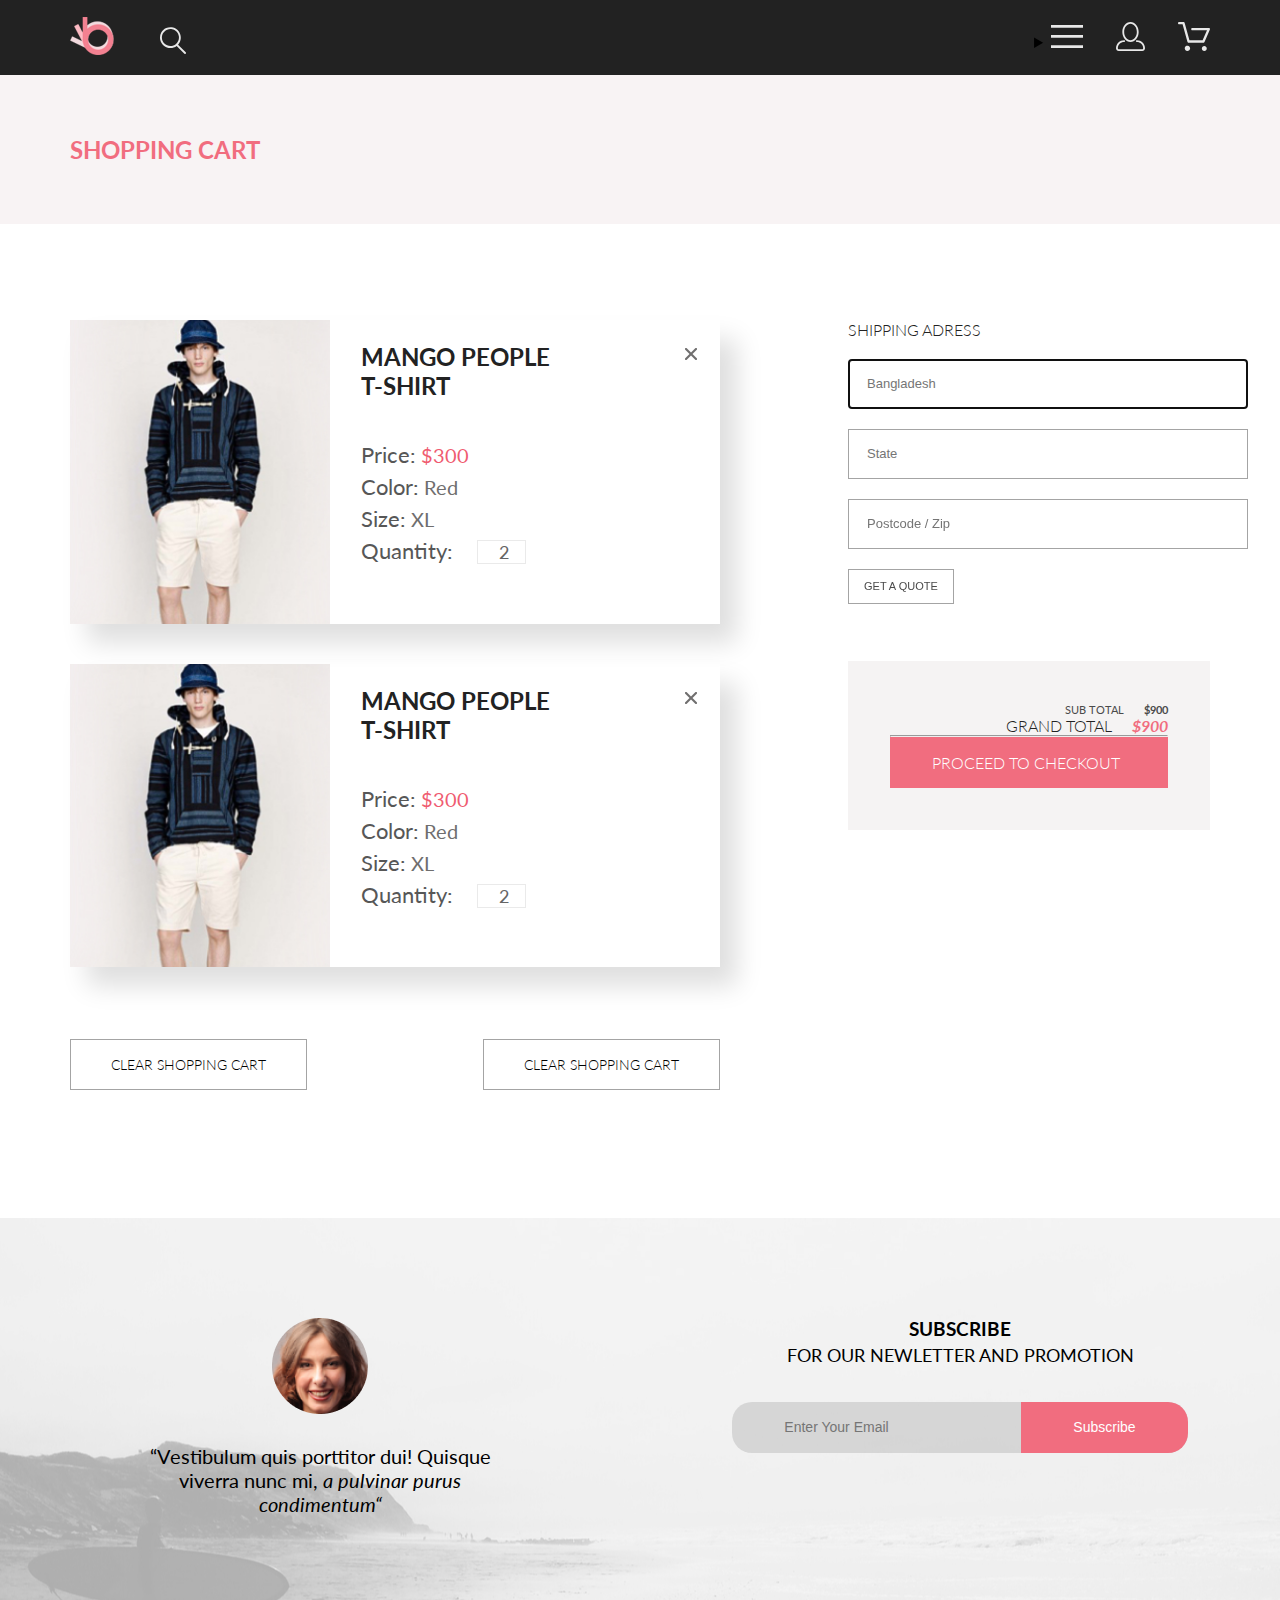
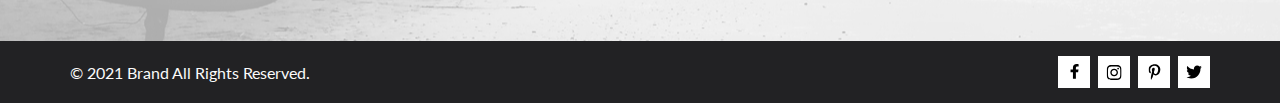
<file: cart.html>
<!DOCTYPE html>
<html lang="en">

<head>
    <link href="https://cdn.jsdelivr.net/npm/bootstrap@5.0.0-beta3/dist/css/bootstrap.min.css" rel="stylesheet" integrity="sha384-eOJMYsd53ii+scO/bJGFsiCZc+5NDVN2yr8+0RDqr0Ql0h+rP48ckxlpbzKgwra6" crossorigin="anonymous">
    <script src="https://cdn.jsdelivr.net/npm/bootstrap@5.0.0-beta3/dist/js/bootstrap.bundle.min.js" integrity="sha384-JEW9xMcG8R+pH31jmWH6WWP0WintQrMb4s7ZOdauHnUtxwoG2vI5DkLtS3qm9Ekf" crossorigin="anonymous"></script>
    <link rel="preconnect" href="https://fonts.gstatic.com">
    <link rel="preconnect" href="https://fonts.gstatic.com">
    
<link href="https://fonts.googleapis.com/css2?family=Lato:ital,wght@0,100;0,300;0,400;0,700;0,900;1,100;1,300;1,400;1,700;1,900&display=swap" rel="stylesheet">
    <meta charset="UTF-8">
    <meta http-equiv="X-UA-Compatible" content="IE=edge">
    <meta name="viewport" content="width=device-width, initial-scale=1.0">
    <title>Document</title>
    <link rel="stylesheet" href="css/style.css">
</head>

<body>
<header class="header center">
    <div class="header__left">
        <a href="index.html"><img src="img/logo.svg" alt="logo"></a>
        <img class="header__search" src="img/search.svg" alt="search">
    </div>
    <div class="header__right">
        <details>
            <summary class="header__icons menu"><svg  width="32" height="23" viewBox="0 0 32 23" fill="none"
                xmlns="http://www.w3.org/2000/svg">
                <path d="M0 23V20.31H32V23H0ZM0 12.76V10.07H32V12.76H0ZM0 2.69V0H32V2.69H0Z" fill="#E8E8E8" />
            </svg></summary>
            <div class="hidden_menu">
                <div class="hidden_menu_flex">
                    <a href="registration.html" class="header__icons header__icons_margin"><img src="img/account.svg" alt="account"></a>
                    <div class="hidden_margin"></div>
                    <a href="#" class="header__icons"><img src="img/cart.svg" alt="cart"></a>
                </div>    
            </div>
            <a href="#" class="cross"><img src="img/Vector.png" alt="cross"></a>
            <div class="cont_menu">
                <ol class="ol_menu">MENU
                    <li  class="li_margin_big"><a class="big" href="#">MAN</a>
                        <ol class="ol_menu">
                            <li class="margin_li"><a class="small" href="#">Accessories</a></li>
                            <li class="margin_li"><a class="small" href="#">Bags</a></li>
                            <li class="margin_li"><a class="small" href="#">Denim</a></li>
                            <li class="margin_li"><a class="small" href="#">T-Shirts</a></li>
                        </ol>
                    </li>
                    <li class="li_margin_big" ><a class="big" href="#">WOMEN</a>
                        <ol class="ol_menu">
                            <li class="margin_li"><a class="small" href="#">Accessories</a></li>
                            <li class="margin_li"><a class="small" href="#">Jackets & Coats</a></li>
                            <li class="margin_li"><a class="small" href="#">Polos</a></li>
                            <li class="margin_li"><a class="small" href="#">T-Shirts</a></li>
                            <li class="margin_li"><a class="small" href="#">Shirts</a></li>
                        </ol>
                    </li>
                    <li class="li_margin_big"> <a class="big" href="#">KIDS</a>
                        <ol class="ol_menu">
                            <li class="margin_li"><a class="small" href="#">Accessories</a></li>
                            <li class="margin_li"><a class="small" href="#">Jackets & Coats</a></li>
                            <li class="margin_li"><a class="small" href="#">Polos</a></li>
                            <li class="margin_li"><a class="small" href="#">Shirts</a></li>
                            <li class="margin_li"><a class="small" href="#">Bags</a></li>
                        </ol>
                    </li>
                </ol>
            </div>
        </details>
        <a href="#" class="header__icons header__icons_none"><img src="img/account.svg" alt="account"></a>
        <a href="#" class="header__icons header__icons_none"><img src="img/cart.svg" alt="cart"></a>
    </div>
</header>
<div class="pink_block pink_block_mobile_cart">
    <h3 class="pink_text center pink_text_mobile">SHOPPING CART</h3>
</div>
<div class="cart_content center">
    <div class="product_cart">
        <div class="little_cart_card">
            <img src="img/man15.jpg" alt="cart_picture" class="cart_picture">
            <div class="cart_card_text">
                <a href="product.html"><h3 class="cart_card_heading">MANGO  PEOPLE<br>  T-SHIRT</h3></a>
                <p class="cart_card_parag">Price:<span class="cart_card_price"> $300</span></p>
                <p class="cart_card_parag">Color:<span class="size_color"> Red</span></p>
                <p class="cart_card_parag">Size:<span class="size_color"> XL</span></p>
                <p class="cart_card_parag">Quantity:<span class="quantity"> 2</span></p>
            </div>
            <img src="img/Vector.png" alt="cross" class="cart_card_cross">
        </div>
        <div class="little_cart_card">
            <img src="img/man15.jpg" alt="cart_picture" class="cart_picture">
            <div class="cart_card_text">
                <a href="product.html"><h3 class="cart_card_heading">MANGO  PEOPLE<br>  T-SHIRT</h3></a>
                <p class="cart_card_parag">Price:<span class="cart_card_price"> $300</span></p>
                <p class="cart_card_parag">Color:<span class="size_color"> Red</span></p>
                <p class="cart_card_parag">Size:<span class="size_color"> XL</span></p>
                <p class="cart_card_parag">Quantity:<span class="quantity"> 2</span></p>
            </div>
            <img src="img/Vector.png" alt="cross" class="cart_card_cross">
        </div>
        <div class="cart_button">
            <h3 class="cart_card_button">CLEAR SHOPPING CART</h3>
            <h3 class="cart_card_button">CLEAR SHOPPING CART</h3>
        </div>
    </div>
    <div class="cart_right_side">
        <div class="cart_form">
            <form class="cart_adress_form">
                <p class="cart_adress_parag">SHIPPING ADRESS</p>
                <input type="text" placeholder="Bangladesh" class="name_form" autofocus required>
                <input type="text" placeholder="State" class="name_form" required>
                <input type="text" placeholder="Postcode / Zip" class="name_form" required>
                <input type="submit" value="GET A QUOTE" class="cart_adress_button">
            </form>
        </div>
        <div class="total_price">
            <p class="sub_total">SUB TOTAL<span class="sub_price">$900</span></p>
            <p class="grand_total">GRAND TOTAL<span class="grand_price">$900</span></p>
            <hr>
            <h3 class="total_price_button">PROCEED TO CHECKOUT</h3>
        </div>

    </div>
</div>
<div class="subscribe">
    <div class="otherwomenpic">
        <div class="women_pic">
            <img src="img/Intersect.png" class="women__img" alt="women">
            <p class="sub_text">“Vestibulum quis porttitor dui! Quisque viverra nunc mi,<span> a pulvinar purus condimentum“</span></p>
        </div>
    </div>
    <div class="sub_form">
        <h3 class="sub_text_bottom">SUBSCRIBE</h3>
        <p class="bottom_parag">FOR OUR NEWLETTER AND PROMOTION</p>
        <form class="formail">
            <input type="email" placeholder="Enter Your Email" class="inputform">
            <button type="submit" class="submit_button">Subscribe</button>

        </form>
    </div>
</div>
<footer class="footer center">
    <p class="footer_parag">&copy; 2021  Brand  All Rights Reserved.</p>
    <div class="footer_pic">
        <a href="#" class="footer_icons"> <svg class="footer_pic" width="11" height="16" viewBox="0 0 11 16" fill="none" xmlns="http://www.w3.org/2000/svg">
            <path d="M9.08836 8.28L9.50686 5.61602H6.89022V3.88729C6.89022 3.15847 7.25574 2.44806 8.42765 2.44806H9.61722V0.179975C9.61722 0.179975 8.53772 0 7.50561 0C5.35073 0 3.9422 1.27593 3.9422 3.5857V5.61602H1.54688V8.28H3.9422V14.72H6.89022V8.28H9.08836Z" fill="black"/>
            </svg></a>
        <a href="#" class="footer_icons"><svg class="footer_pic" width="16" height="17" viewBox="0 0 16 17" fill="none" xmlns="http://www.w3.org/2000/svg">
            <g clip-path="url(#clip0)">
            <path d="M8.13897 4.68159C6.02383 4.68159 4.31774 6.38491 4.31774 8.49663C4.31774 10.6083 6.02383 12.3117 8.13897 12.3117C10.2541 12.3117 11.9602 10.6083 11.9602 8.49663C11.9602 6.38491 10.2541 4.68159 8.13897 4.68159ZM8.13897 10.9769C6.77211 10.9769 5.65467 9.8646 5.65467 8.49663C5.65467 7.12866 6.76878 6.01636 8.13897 6.01636C9.50915 6.01636 10.6233 7.12866 10.6233 8.49663C10.6233 9.8646 9.50583 10.9769 8.13897 10.9769ZM13.0078 4.52554C13.0078 5.02026 12.6087 5.41538 12.1165 5.41538C11.621 5.41538 11.2252 5.01694 11.2252 4.52554C11.2252 4.03413 11.6243 3.63569 12.1165 3.63569C12.6087 3.63569 13.0078 4.03413 13.0078 4.52554ZM15.5386 5.42866C15.4821 4.23667 15.2094 3.18081 14.3347 2.31089C13.4634 1.44097 12.4058 1.1687 11.2119 1.10894C9.9814 1.03921 6.29321 1.03921 5.0627 1.10894C3.8721 1.16538 2.81453 1.43765 1.93987 2.30757C1.06522 3.17749 0.795836 4.23335 0.735973 5.42534C0.666134 6.65386 0.666134 10.3361 0.735973 11.5646C0.79251 12.7566 1.06522 13.8124 1.93987 14.6824C2.81453 15.5523 3.86878 15.8246 5.0627 15.8843C6.29321 15.9541 9.9814 15.9541 11.2119 15.8843C12.4058 15.8279 13.4634 15.5556 14.3347 14.6824C15.2061 13.8124 15.4788 12.7566 15.5386 11.5646C15.6085 10.3361 15.6085 6.65718 15.5386 5.42866ZM13.949 12.8828C13.6895 13.5335 13.1874 14.0349 12.5322 14.2972C11.5511 14.6857 9.22314 14.596 8.13897 14.596C7.05479 14.596 4.72348 14.6824 3.74573 14.2972C3.09389 14.0382 2.59171 13.5369 2.32898 12.8828C1.93987 11.9033 2.02967 9.57905 2.02967 8.49663C2.02967 7.41421 1.9432 5.08667 2.32898 4.1105C2.58838 3.45972 3.09056 2.95835 3.74573 2.69604C4.7268 2.30757 7.05479 2.39722 8.13897 2.39722C9.22314 2.39722 11.5545 2.31089 12.5322 2.69604C13.184 2.95503 13.6862 3.4564 13.949 4.1105C14.3381 5.08999 14.2483 7.41421 14.2483 8.49663C14.2483 9.57905 14.3381 11.9066 13.949 12.8828Z" fill="black"/>
            </g>
            <defs>
            <clipPath id="clip0">
            <rect width="14.8991" height="17" fill="white" transform="translate(0.685547)"/>
            </clipPath>
            </defs>
            </svg></a>
        <a href="#" class="footer_icons"><svg class="footer_pic" width="13" height="16" viewBox="0 0 13 16" fill="none" xmlns="http://www.w3.org/2000/svg">
            <g clip-path="url(#clip0)">
            <path d="M6.74032 0.203125C3.55564 0.203125 0.408203 2.34063 0.408203 5.8C0.408203 8 1.63738 9.25 2.38233 9.25C2.68963 9.25 2.86655 8.3875 2.86655 8.14375C2.86655 7.85313 2.13091 7.23438 2.13091 6.025C2.13091 3.5125 4.03055 1.73125 6.4889 1.73125C8.60271 1.73125 10.1671 2.94062 10.1671 5.1625C10.1671 6.82187 9.50597 9.93437 7.36422 9.93437C6.59133 9.93437 5.93018 9.37187 5.93018 8.56563C5.93018 7.38438 6.74963 6.24062 6.74963 5.02187C6.74963 2.95312 3.835 3.32812 3.835 5.82812C3.835 6.35313 3.90018 6.93437 4.13298 7.4125C3.70463 9.26875 2.82931 12.0344 2.82931 13.9469C2.82931 14.5375 2.91311 15.1188 2.96899 15.7094C3.07452 15.8281 3.02175 15.8156 3.18316 15.7563C4.74757 13.6 4.69169 13.1781 5.3994 10.3562C5.78119 11.0875 6.76826 11.4812 7.55046 11.4812C10.8469 11.4812 12.3275 8.24688 12.3275 5.33125C12.3275 2.22813 9.66427 0.203125 6.74032 0.203125Z" fill="black"/>
            </g>
            <defs>
            <clipPath id="clip0">
            <rect width="11.9193" height="16" fill="white" transform="translate(0.408203)"/>
            </clipPath>
            </defs>
            </svg></a>
        <a href="#" class="footer_icons"><svg class="footer_pic" width="17" height="16" viewBox="0 0 17 16" fill="none" xmlns="http://www.w3.org/2000/svg">
            <g clip-path="url(#clip0)">
            <path d="M14.417 4.74052C14.427 4.88264 14.427 5.0248 14.427 5.16692C14.427 9.50192 11.1498 14.4969 5.15986 14.4969C3.31448 14.4969 1.60022 13.9588 0.158203 13.0248C0.420396 13.0552 0.67247 13.0654 0.944752 13.0654C2.46741 13.0654 3.8691 12.5476 4.98843 11.6644C3.5565 11.6339 2.3565 10.6898 1.94305 9.39027C2.14475 9.4207 2.34642 9.44102 2.5582 9.44102C2.85063 9.44102 3.14308 9.40039 3.41533 9.32936C1.92291 9.02477 0.803551 7.70498 0.803551 6.11108V6.07048C1.23715 6.31414 1.74139 6.46642 2.2758 6.4867C1.39849 5.89786 0.823727 4.8928 0.823727 3.75573C0.823727 3.14661 0.985041 2.58823 1.26741 2.10092C2.87077 4.09077 5.28086 5.39023 7.98334 5.53239C7.93293 5.28873 7.90266 5.03495 7.90266 4.78114C7.90266 2.97402 9.35477 1.50195 11.1598 1.50195C12.0976 1.50195 12.9446 1.89789 13.5396 2.53748C14.2757 2.39536 14.9816 2.12123 15.6068 1.74561C15.3648 2.50705 14.8505 3.14664 14.1749 3.5527C14.8304 3.48167 15.4657 3.29889 16.0505 3.04511C15.6069 3.69483 15.0522 4.27348 14.417 4.74052Z" fill="black"/>
            </g>
            <defs>
            <clipPath id="clip0">
            <rect width="15.8924" height="16" fill="white" transform="translate(0.158203)"/>
            </clipPath>
            </defs>
            </svg></a>
    </div>
</footer>
</body>
</html>
</file>
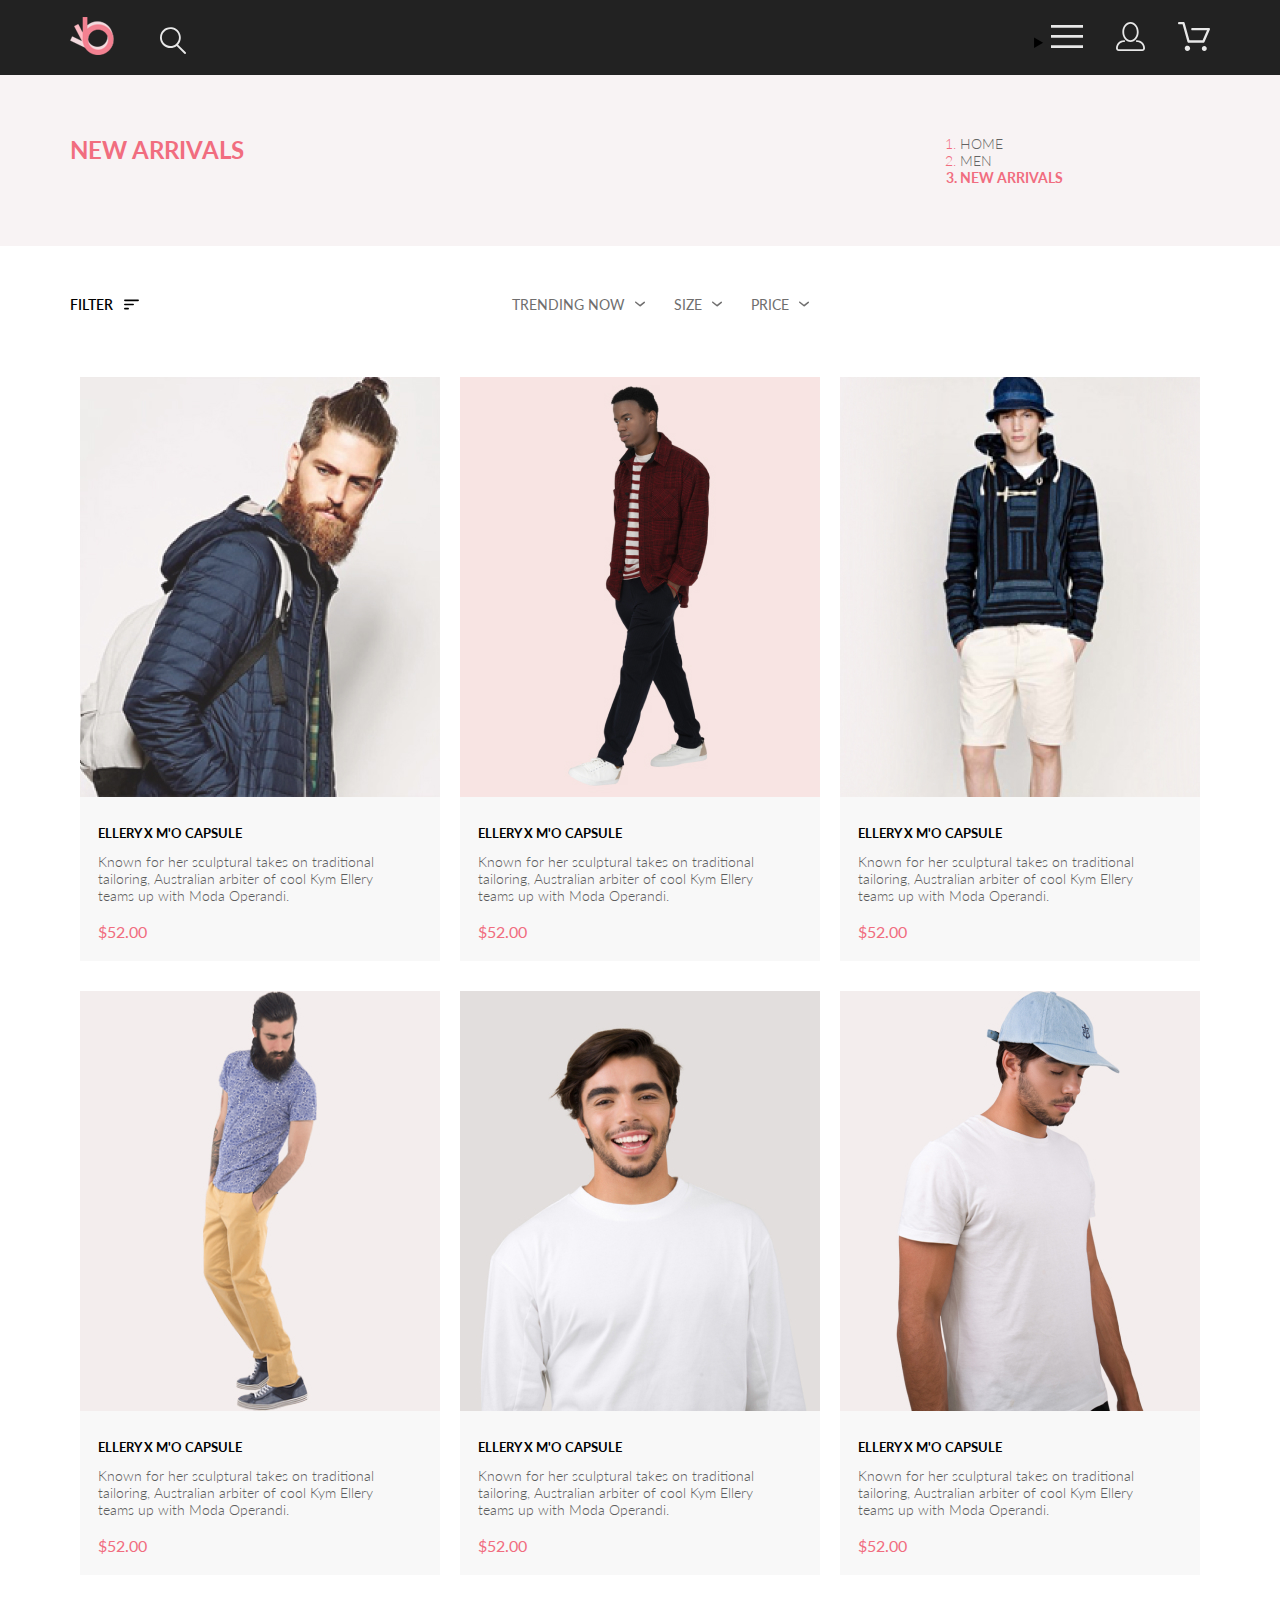
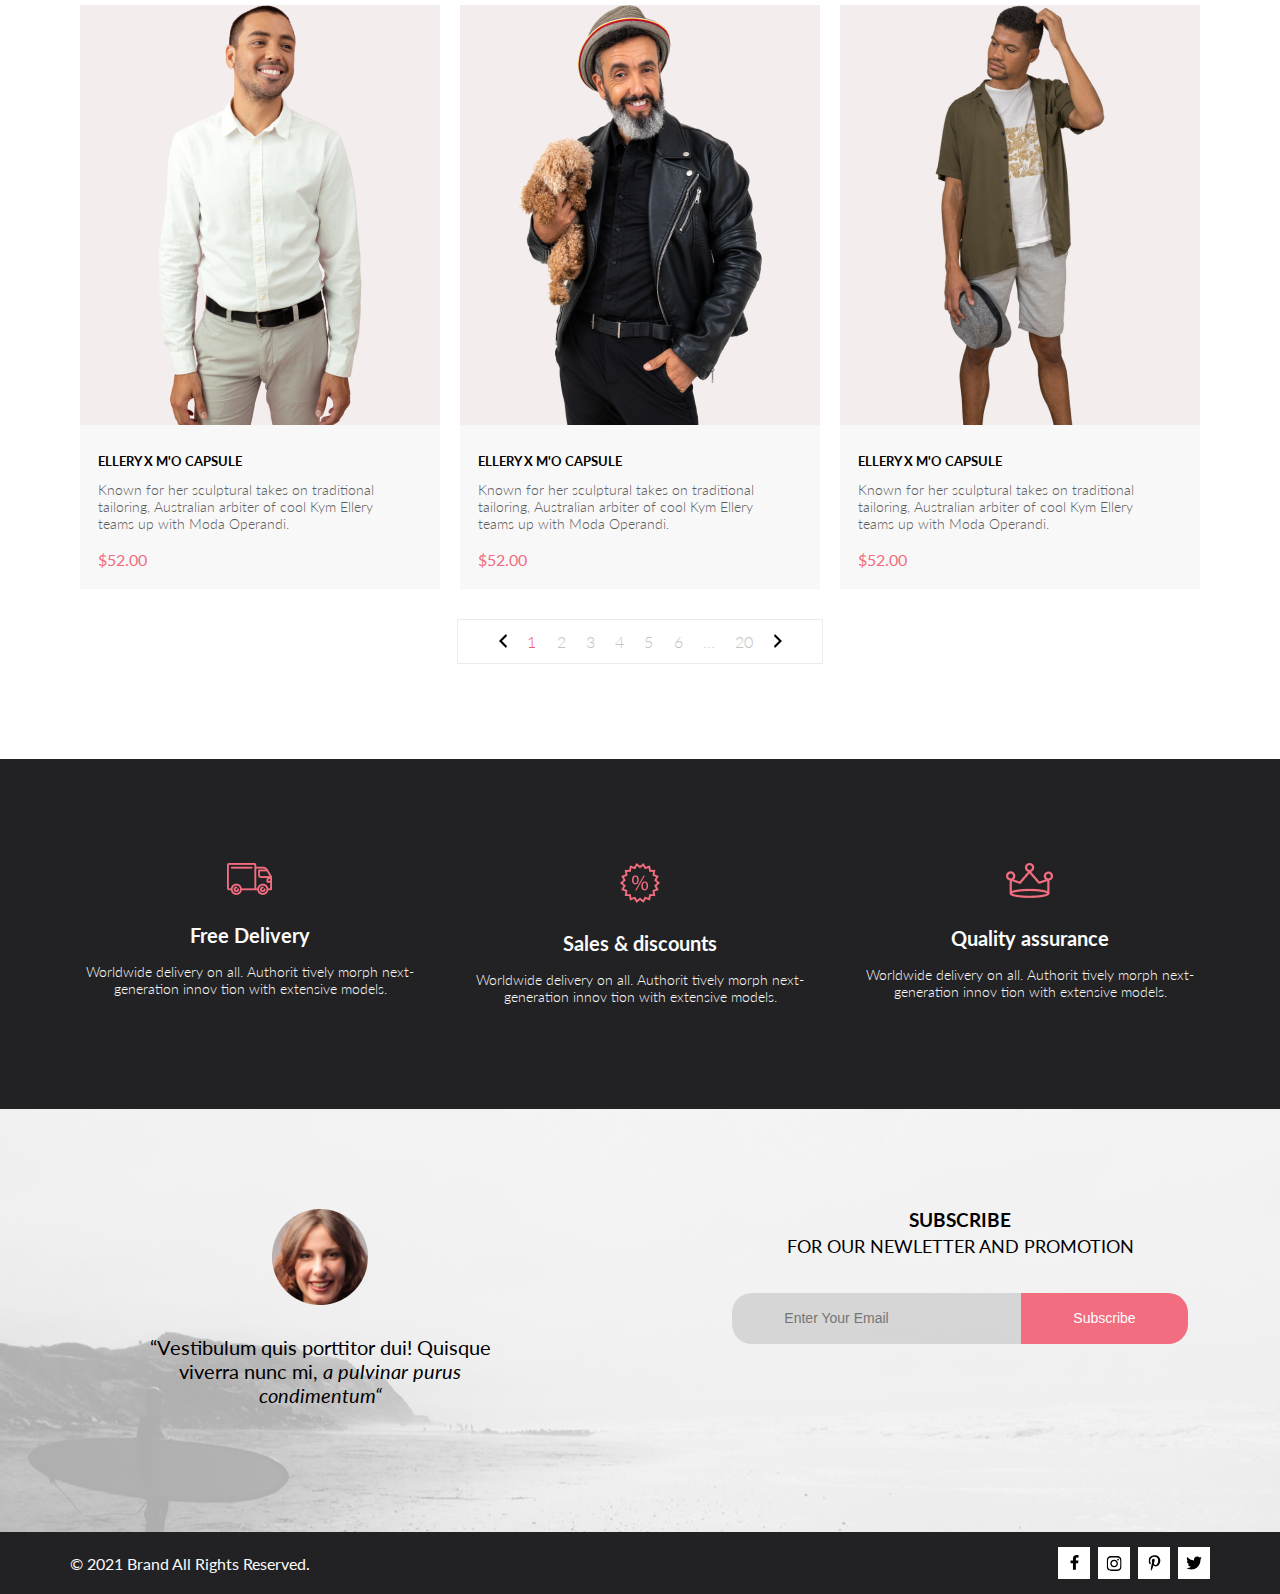
<file: catalog.html>
<!DOCTYPE html>
<html lang="en">

<head>
    
    <link rel="preconnect" href="https://fonts.gstatic.com">
    <link rel="preconnect" href="https://fonts.gstatic.com">
    <link href="https://cdn.jsdelivr.net/npm/bootstrap@5.0.0-beta3/dist/css/bootstrap.min.css" rel="stylesheet" integrity="sha384-eOJMYsd53ii+scO/bJGFsiCZc+5NDVN2yr8+0RDqr0Ql0h+rP48ckxlpbzKgwra6" crossorigin="anonymous">
    <script src="https://cdn.jsdelivr.net/npm/bootstrap@5.0.0-beta3/dist/js/bootstrap.bundle.min.js" integrity="sha384-JEW9xMcG8R+pH31jmWH6WWP0WintQrMb4s7ZOdauHnUtxwoG2vI5DkLtS3qm9Ekf" crossorigin="anonymous"></script>
    
    <link href="https://fonts.googleapis.com/css2?family=Lato:ital,wght@0,100;0,300;0,400;0,700;0,900;1,100;1,300;1,400;1,700;1,900&display=swap" rel="stylesheet">
    <meta charset="UTF-8">
    <meta http-equiv="X-UA-Compatible" content="IE=edge">
    <meta name="viewport" content="width=device-width, initial-scale=1.0">
    <title>Document</title>
    <link rel="stylesheet" href="css/style.css">
</head>

<body>
    <header class="header center">
        <div class="header__left">
            <a href="index.html"><img src="img/logo.svg" alt="logo"></a>
            <img class="header__search" src="img/search.svg" alt="search">
        </div>
        <div class="header__right">
            <details>
                <summary class="header__icons menu"><svg  width="32" height="23" viewBox="0 0 32 23" fill="none"
                    xmlns="http://www.w3.org/2000/svg">
                    <path d="M0 23V20.31H32V23H0ZM0 12.76V10.07H32V12.76H0ZM0 2.69V0H32V2.69H0Z" fill="#E8E8E8" />
                </svg></summary>
                <div class="hidden_menu">
                    <div class="hidden_menu_flex">
                        <a href="registration.html" class="header__icons header__icons_margin"><img src="img/account.svg" alt="account"></a>
                        <div class="hidden_margin"></div>
                        <a href="#" class="header__icons"><img src="img/cart.svg" alt="cart"></a>
                    </div>    
                </div>
                <a href="#" class="cross"><img src="img/Vector.png" alt="cross"></a>
                <div class="cont_menu">
                    <ol class="ol_menu">MENU
                        <li  class="li_margin_big"><a class="big" href="#">MAN</a>
                            <ol class="ol_menu">
                                <li class="margin_li"><a class="small" href="#">Accessories</a></li>
                                <li class="margin_li"><a class="small" href="#">Bags</a></li>
                                <li class="margin_li"><a class="small" href="#">Denim</a></li>
                                <li class="margin_li"><a class="small" href="#">T-Shirts</a></li>
                            </ol>
                        </li>
                        <li class="li_margin_big" ><a class="big" href="#">WOMEN</a>
                            <ol class="ol_menu">
                                <li class="margin_li"><a class="small" href="#">Accessories</a></li>
                                <li class="margin_li"><a class="small" href="#">Jackets & Coats</a></li>
                                <li class="margin_li"><a class="small" href="#">Polos</a></li>
                                <li class="margin_li"><a class="small" href="#">T-Shirts</a></li>
                                <li class="margin_li"><a class="small" href="#">Shirts</a></li>
                            </ol>
                        </li>
                        <li class="li_margin_big"> <a class="big" href="#">KIDS</a>
                            <ol class="ol_menu">
                                <li class="margin_li"><a class="small" href="#">Accessories</a></li>
                                <li class="margin_li"><a class="small" href="#">Jackets & Coats</a></li>
                                <li class="margin_li"><a class="small" href="#">Polos</a></li>
                                <li class="margin_li"><a class="small" href="#">Shirts</a></li>
                                <li class="margin_li"><a class="small" href="#">Bags</a></li>
                            </ol>
                        </li>
                    </ol>
                </div>
            </details>
            <a href="registration.html" class="header__icons header__icons_none"><img src="img/account.svg" alt="account"></a>
            <a href="cart.html" class="header__icons header__icons_none"><img src="img/cart.svg" alt="cart"></a>
        </div>
    </header>
    <div class="pink_block">
        <div class="vse">
            <h3 class="pink_text center">NEW ARRIVALS</h3>
            <div class="bread_w center">
            <nav aria-label="breadcrumb"  class="bread_menu">
                <ol class="breadcrumb qaz bread">
                <li class="breadcrumb-item grey_text"><a href="#" class="grey_text">HOME</a></li>
                <li class="breadcrumb-item grey_text"><a href="#" class="grey_text">MEN</a></li>
                <li class="breadcrumb-item active pink_menu_text" aria-current="page"> NEW ARRIVALS</li>
                </ol>
            </nav>
            </div>
        </div>
    </div>
    <div class="catalog_filter center">
        <details>
            <summary class="filter_sum"><h3 class="filter">FILTER</h3><img class="filter_img" src="img/filter.svg" alt="filter"><img class="big_menu" src="img/bigmenu.svg" alt="bigmenu"></summary>
            <div class="filter_all">
                <ul class="catal_filter">
                    <details>
                        <summary class="first_filter">
                            <li class="catalog_first_li">CATEGORY</li>
                        </summary>
                            <ul class="first_ul">
                                <li class="first_list">Bags</li>
                                <li class="first_list">Accessories</li>
                                <li class="first_list">Denim</li>
                                <li class="first_list">Hoodies & Sweatshirts</li>
                                <li class="first_list">Jackets & Coats</li>
                                <li class="first_list">Polos</li>
                                <li class="first_list">Shirts</li>
                                <li class="first_list">Shoes</li>
                                <li class="first_list">Sweaters & Knits</li>
                                <li class="first_list">T-Shirts</li>
                                <li class="first_list">Tanks</li>
                            </ul>
                    </details>
                    <li class="catalog_first_li">BRAND</li>
                    <li class="catalog_first_li">DESIGNER</li>
                </ul>
            </div>
        </details>    
            <div class="catalog_filter_some">
                <div class="filter_points"><p class="catalog_filter_parag">TRENDING NOW</p><img src="img/strelka.svg" alt="points" class="img_points_margin"></div>
                <details>
                    <summary class="point_sum">
                        <div class="filter_points"><p class="catalog_filter_parag">SIZE</p><img src="img/strelka.svg" alt="points" class="img_points_margin"></div>
                    </summary>
                    <form class="form_point">
                        <p class="point_parag"><input type="checkbox" value="XS" name="size" class="checkbox_margin">XS</p>
                        <p class="point_parag"><input type="checkbox" value="S" name="size" class="checkbox_margin">S</p>
                        <p class="point_parag"><input type="checkbox" value="M" name="size" class="checkbox_margin">M</p>
                        <p class="point_parag"><input type="checkbox" value="L" name="size" class="checkbox_margin">L</p>
                    </form>
                </details>
                <div class="filter_points"><p class="catalog_filter_parag">PRICE</p><img src="img/strelka.svg" alt="points" class="img_points_margin"></div>
            </div>
        
    </div>
    <div class="catalog center catalog__catalog">
        <a href="product.html" class="catalog_card">
            <img src="img/picceen1.jpg" alt="catalog_card" class="catalog_card_img">
            <h4 class="heading_catalog">ELLERY X M'O CAPSULE</h4>
            <p class="catalog_parag">Known for her sculptural takes on traditional tailoring, Australian arbiter of cool Kym Ellery teams up with Moda Operandi.</p>
            <p class="catalog_price">$52.00</p> 
            <div  class="addsvg">
                    <svg  class="addtocard width="27" height="25" viewBox="0 0 27 25" fill="none" xmlns="http://www.w3.org/2000/svg">
                        <path d="M21.9509 23.2667H21.8386C21.2294 23.2667 20.7177 22.7671 20.6735 22.1294C20.629 21.4607 21.1175 20.8785 21.7626 20.8346C21.788 20.8329 21.8145 20.832 21.8405 20.832C22.4575 20.832 22.9743 21.3219 23.0201 21.9487C23.0319 22.1971 22.9914 22.5514 22.736 22.8439L22.73 22.8507L22.7242 22.8575C22.5275 23.0912 22.2607 23.2321 21.9509 23.2667ZM8.21887 23.2604C7.5683 23.2604 7.03906 22.7174 7.03906 22.05C7.03906 21.3832 7.5683 20.8406 8.21887 20.8406C8.86945 20.8406 9.39868 21.3832 9.39868 22.05C9.39868 22.7174 8.86945 23.2604 8.21887 23.2604Z" fill="white"/>
                        <path d="M21.876 22.2662C21.921 22.2549 21.9423 22.2339 21.96 22.2129C21.9678 22.2037 21.9756 22.1946 21.9835 22.1855C22.02 22.1438 22.0233 22.0553 22.0224 22.0105C22.0092 21.9044 21.9185 21.8315 21.8412 21.8315C21.8375 21.8315 21.8336 21.8317 21.8312 21.8318C21.7531 21.8372 21.6653 21.9409 21.6719 22.0625C21.6813 22.1793 21.7675 22.2662 21.8392 22.2662H21.876ZM8.21954 22.2599C8.31873 22.2599 8.39935 22.1655 8.39935 22.0496C8.39935 21.9341 8.31873 21.8401 8.21954 21.8401C8.12042 21.8401 8.03973 21.9341 8.03973 22.0496C8.03973 22.1655 8.12042 22.2599 8.21954 22.2599ZM21.9995 24.2662C21.9517 24.2662 21.8878 24.2662 21.8392 24.2662C20.7017 24.2662 19.7567 23.3545 19.6765 22.198C19.5964 20.9929 20.4937 19.9183 21.6953 19.8364C21.7441 19.8331 21.7928 19.8315 21.8412 19.8315C22.9799 19.8315 23.9413 20.7324 24.019 21.8884C24.0505 22.4915 23.8741 23.0612 23.4898 23.5012C23.1055 23.9575 22.5764 24.2177 21.9995 24.2662ZM8.21954 24.2599C7.01532 24.2599 6.03973 23.2709 6.03973 22.0496C6.03973 20.8291 7.01532 19.8401 8.21954 19.8401C9.42371 19.8401 10.3994 20.8291 10.3994 22.0496C10.3994 23.2709 9.42371 24.2599 8.21954 24.2599ZM21.1984 17.3938H9.13306C8.70013 17.3938 8.31586 17.1005 8.20331 16.6775L4.27753 2.24768H1.52173C0.993408 2.24768 0.560547 1.80859 0.560547 1.27039C0.560547 0.733032 0.993408 0.292969 1.52173 0.292969H4.99933C5.43134 0.292969 5.81561 0.586304 5.9281 1.01025L9.85394 15.4391H20.5576L24.1144 7.13379H12.2578C11.7286 7.13379 11.2957 6.69373 11.2957 6.15649C11.2957 5.61914 11.7286 5.17908 12.2578 5.17908H25.5886C25.9091 5.17908 26.2141 5.34192 26.3896 5.61914C26.566 5.89539 26.5984 6.23743 26.4697 6.547L22.0795 16.807C21.9193 17.1653 21.5827 17.3938 21.1984 17.3938Z" fill="white"/>
                        <path d="M21.876 22.2662C21.921 22.2549 21.9423 22.2339 21.96 22.2129C21.9678 22.2037 21.9756 22.1946 21.9835 22.1855C22.02 22.1438 22.0233 22.0553 22.0224 22.0105C22.0092 21.9044 21.9185 21.8315 21.8412 21.8315C21.8375 21.8315 21.8336 21.8317 21.8312 21.8318C21.7531 21.8372 21.6653 21.9409 21.6719 22.0625C21.6813 22.1793 21.7675 22.2662 21.8392 22.2662H21.876ZM8.21954 22.2599C8.31873 22.2599 8.39935 22.1655 8.39935 22.0496C8.39935 21.9341 8.31873 21.8401 8.21954 21.8401C8.12042 21.8401 8.03973 21.9341 8.03973 22.0496C8.03973 22.1655 8.12042 22.2599 8.21954 22.2599ZM21.9995 24.2662C21.9517 24.2662 21.8878 24.2662 21.8392 24.2662C20.7017 24.2662 19.7567 23.3545 19.6765 22.198C19.5964 20.9929 20.4937 19.9183 21.6953 19.8364C21.7441 19.8331 21.7928 19.8315 21.8412 19.8315C22.9799 19.8315 23.9413 20.7324 24.019 21.8884C24.0505 22.4915 23.8741 23.0612 23.4898 23.5012C23.1055 23.9575 22.5764 24.2177 21.9995 24.2662ZM8.21954 24.2599C7.01532 24.2599 6.03973 23.2709 6.03973 22.0496C6.03973 20.8291 7.01532 19.8401 8.21954 19.8401C9.42371 19.8401 10.3994 20.8291 10.3994 22.0496C10.3994 23.2709 9.42371 24.2599 8.21954 24.2599ZM21.1984 17.3938H9.13306C8.70013 17.3938 8.31586 17.1005 8.20331 16.6775L4.27753 2.24768H1.52173C0.993408 2.24768 0.560547 1.80859 0.560547 1.27039C0.560547 0.733032 0.993408 0.292969 1.52173 0.292969H4.99933C5.43134 0.292969 5.81561 0.586304 5.9281 1.01025L9.85394 15.4391H20.5576L24.1144 7.13379H12.2578C11.7286 7.13379 11.2957 6.69373 11.2957 6.15649C11.2957 5.61914 11.7286 5.17908 12.2578 5.17908H25.5886C25.9091 5.17908 26.2141 5.34192 26.3896 5.61914C26.566 5.89539 26.5984 6.23743 26.4697 6.547L22.0795 16.807C21.9193 17.1653 21.5827 17.3938 21.1984 17.3938Z" fill="white"/>
                    </svg>
                    <p class="paragadd">Add to Cart</p> 
            </div>      
        </a>
        <a href="product.html" class="catalog_card">
            <img src="img/man2.jpg" alt="catalog_card" class="catalog_card_img">
            <h4 class="heading_catalog">ELLERY X M'O CAPSULE</h4>
            <p class="catalog_parag">Known for her sculptural takes on traditional tailoring, Australian arbiter of cool Kym Ellery teams up with Moda Operandi.</p>
            <p class="catalog_price">$52.00</p>
            <div  class="addsvg">
                <svg  class="addtocard width="27" height="25" viewBox="0 0 27 25" fill="none" xmlns="http://www.w3.org/2000/svg">
                    <path d="M21.9509 23.2667H21.8386C21.2294 23.2667 20.7177 22.7671 20.6735 22.1294C20.629 21.4607 21.1175 20.8785 21.7626 20.8346C21.788 20.8329 21.8145 20.832 21.8405 20.832C22.4575 20.832 22.9743 21.3219 23.0201 21.9487C23.0319 22.1971 22.9914 22.5514 22.736 22.8439L22.73 22.8507L22.7242 22.8575C22.5275 23.0912 22.2607 23.2321 21.9509 23.2667ZM8.21887 23.2604C7.5683 23.2604 7.03906 22.7174 7.03906 22.05C7.03906 21.3832 7.5683 20.8406 8.21887 20.8406C8.86945 20.8406 9.39868 21.3832 9.39868 22.05C9.39868 22.7174 8.86945 23.2604 8.21887 23.2604Z" fill="white"/>
                    <path d="M21.876 22.2662C21.921 22.2549 21.9423 22.2339 21.96 22.2129C21.9678 22.2037 21.9756 22.1946 21.9835 22.1855C22.02 22.1438 22.0233 22.0553 22.0224 22.0105C22.0092 21.9044 21.9185 21.8315 21.8412 21.8315C21.8375 21.8315 21.8336 21.8317 21.8312 21.8318C21.7531 21.8372 21.6653 21.9409 21.6719 22.0625C21.6813 22.1793 21.7675 22.2662 21.8392 22.2662H21.876ZM8.21954 22.2599C8.31873 22.2599 8.39935 22.1655 8.39935 22.0496C8.39935 21.9341 8.31873 21.8401 8.21954 21.8401C8.12042 21.8401 8.03973 21.9341 8.03973 22.0496C8.03973 22.1655 8.12042 22.2599 8.21954 22.2599ZM21.9995 24.2662C21.9517 24.2662 21.8878 24.2662 21.8392 24.2662C20.7017 24.2662 19.7567 23.3545 19.6765 22.198C19.5964 20.9929 20.4937 19.9183 21.6953 19.8364C21.7441 19.8331 21.7928 19.8315 21.8412 19.8315C22.9799 19.8315 23.9413 20.7324 24.019 21.8884C24.0505 22.4915 23.8741 23.0612 23.4898 23.5012C23.1055 23.9575 22.5764 24.2177 21.9995 24.2662ZM8.21954 24.2599C7.01532 24.2599 6.03973 23.2709 6.03973 22.0496C6.03973 20.8291 7.01532 19.8401 8.21954 19.8401C9.42371 19.8401 10.3994 20.8291 10.3994 22.0496C10.3994 23.2709 9.42371 24.2599 8.21954 24.2599ZM21.1984 17.3938H9.13306C8.70013 17.3938 8.31586 17.1005 8.20331 16.6775L4.27753 2.24768H1.52173C0.993408 2.24768 0.560547 1.80859 0.560547 1.27039C0.560547 0.733032 0.993408 0.292969 1.52173 0.292969H4.99933C5.43134 0.292969 5.81561 0.586304 5.9281 1.01025L9.85394 15.4391H20.5576L24.1144 7.13379H12.2578C11.7286 7.13379 11.2957 6.69373 11.2957 6.15649C11.2957 5.61914 11.7286 5.17908 12.2578 5.17908H25.5886C25.9091 5.17908 26.2141 5.34192 26.3896 5.61914C26.566 5.89539 26.5984 6.23743 26.4697 6.547L22.0795 16.807C21.9193 17.1653 21.5827 17.3938 21.1984 17.3938Z" fill="white"/>
                    <path d="M21.876 22.2662C21.921 22.2549 21.9423 22.2339 21.96 22.2129C21.9678 22.2037 21.9756 22.1946 21.9835 22.1855C22.02 22.1438 22.0233 22.0553 22.0224 22.0105C22.0092 21.9044 21.9185 21.8315 21.8412 21.8315C21.8375 21.8315 21.8336 21.8317 21.8312 21.8318C21.7531 21.8372 21.6653 21.9409 21.6719 22.0625C21.6813 22.1793 21.7675 22.2662 21.8392 22.2662H21.876ZM8.21954 22.2599C8.31873 22.2599 8.39935 22.1655 8.39935 22.0496C8.39935 21.9341 8.31873 21.8401 8.21954 21.8401C8.12042 21.8401 8.03973 21.9341 8.03973 22.0496C8.03973 22.1655 8.12042 22.2599 8.21954 22.2599ZM21.9995 24.2662C21.9517 24.2662 21.8878 24.2662 21.8392 24.2662C20.7017 24.2662 19.7567 23.3545 19.6765 22.198C19.5964 20.9929 20.4937 19.9183 21.6953 19.8364C21.7441 19.8331 21.7928 19.8315 21.8412 19.8315C22.9799 19.8315 23.9413 20.7324 24.019 21.8884C24.0505 22.4915 23.8741 23.0612 23.4898 23.5012C23.1055 23.9575 22.5764 24.2177 21.9995 24.2662ZM8.21954 24.2599C7.01532 24.2599 6.03973 23.2709 6.03973 22.0496C6.03973 20.8291 7.01532 19.8401 8.21954 19.8401C9.42371 19.8401 10.3994 20.8291 10.3994 22.0496C10.3994 23.2709 9.42371 24.2599 8.21954 24.2599ZM21.1984 17.3938H9.13306C8.70013 17.3938 8.31586 17.1005 8.20331 16.6775L4.27753 2.24768H1.52173C0.993408 2.24768 0.560547 1.80859 0.560547 1.27039C0.560547 0.733032 0.993408 0.292969 1.52173 0.292969H4.99933C5.43134 0.292969 5.81561 0.586304 5.9281 1.01025L9.85394 15.4391H20.5576L24.1144 7.13379H12.2578C11.7286 7.13379 11.2957 6.69373 11.2957 6.15649C11.2957 5.61914 11.7286 5.17908 12.2578 5.17908H25.5886C25.9091 5.17908 26.2141 5.34192 26.3896 5.61914C26.566 5.89539 26.5984 6.23743 26.4697 6.547L22.0795 16.807C21.9193 17.1653 21.5827 17.3938 21.1984 17.3938Z" fill="white"/>
                </svg>
                <p class="paragadd">Add to Cart</p> 
        </div>
        </a>
        <a href="product.html" class="catalog_card">
            <img src="img/picceen3.jpg" alt="catalog_card" class="catalog_card_img">
            <h4 class="heading_catalog">ELLERY X M'O CAPSULE</h4>
            <p class="catalog_parag">Known for her sculptural takes on traditional tailoring, Australian arbiter of cool Kym Ellery teams up with Moda Operandi.</p>
            <p class="catalog_price">$52.00</p>
            <div  class="addsvg">
                <svg  class="addtocard width="27" height="25" viewBox="0 0 27 25" fill="none" xmlns="http://www.w3.org/2000/svg">
                    <path d="M21.9509 23.2667H21.8386C21.2294 23.2667 20.7177 22.7671 20.6735 22.1294C20.629 21.4607 21.1175 20.8785 21.7626 20.8346C21.788 20.8329 21.8145 20.832 21.8405 20.832C22.4575 20.832 22.9743 21.3219 23.0201 21.9487C23.0319 22.1971 22.9914 22.5514 22.736 22.8439L22.73 22.8507L22.7242 22.8575C22.5275 23.0912 22.2607 23.2321 21.9509 23.2667ZM8.21887 23.2604C7.5683 23.2604 7.03906 22.7174 7.03906 22.05C7.03906 21.3832 7.5683 20.8406 8.21887 20.8406C8.86945 20.8406 9.39868 21.3832 9.39868 22.05C9.39868 22.7174 8.86945 23.2604 8.21887 23.2604Z" fill="white"/>
                    <path d="M21.876 22.2662C21.921 22.2549 21.9423 22.2339 21.96 22.2129C21.9678 22.2037 21.9756 22.1946 21.9835 22.1855C22.02 22.1438 22.0233 22.0553 22.0224 22.0105C22.0092 21.9044 21.9185 21.8315 21.8412 21.8315C21.8375 21.8315 21.8336 21.8317 21.8312 21.8318C21.7531 21.8372 21.6653 21.9409 21.6719 22.0625C21.6813 22.1793 21.7675 22.2662 21.8392 22.2662H21.876ZM8.21954 22.2599C8.31873 22.2599 8.39935 22.1655 8.39935 22.0496C8.39935 21.9341 8.31873 21.8401 8.21954 21.8401C8.12042 21.8401 8.03973 21.9341 8.03973 22.0496C8.03973 22.1655 8.12042 22.2599 8.21954 22.2599ZM21.9995 24.2662C21.9517 24.2662 21.8878 24.2662 21.8392 24.2662C20.7017 24.2662 19.7567 23.3545 19.6765 22.198C19.5964 20.9929 20.4937 19.9183 21.6953 19.8364C21.7441 19.8331 21.7928 19.8315 21.8412 19.8315C22.9799 19.8315 23.9413 20.7324 24.019 21.8884C24.0505 22.4915 23.8741 23.0612 23.4898 23.5012C23.1055 23.9575 22.5764 24.2177 21.9995 24.2662ZM8.21954 24.2599C7.01532 24.2599 6.03973 23.2709 6.03973 22.0496C6.03973 20.8291 7.01532 19.8401 8.21954 19.8401C9.42371 19.8401 10.3994 20.8291 10.3994 22.0496C10.3994 23.2709 9.42371 24.2599 8.21954 24.2599ZM21.1984 17.3938H9.13306C8.70013 17.3938 8.31586 17.1005 8.20331 16.6775L4.27753 2.24768H1.52173C0.993408 2.24768 0.560547 1.80859 0.560547 1.27039C0.560547 0.733032 0.993408 0.292969 1.52173 0.292969H4.99933C5.43134 0.292969 5.81561 0.586304 5.9281 1.01025L9.85394 15.4391H20.5576L24.1144 7.13379H12.2578C11.7286 7.13379 11.2957 6.69373 11.2957 6.15649C11.2957 5.61914 11.7286 5.17908 12.2578 5.17908H25.5886C25.9091 5.17908 26.2141 5.34192 26.3896 5.61914C26.566 5.89539 26.5984 6.23743 26.4697 6.547L22.0795 16.807C21.9193 17.1653 21.5827 17.3938 21.1984 17.3938Z" fill="white"/>
                    <path d="M21.876 22.2662C21.921 22.2549 21.9423 22.2339 21.96 22.2129C21.9678 22.2037 21.9756 22.1946 21.9835 22.1855C22.02 22.1438 22.0233 22.0553 22.0224 22.0105C22.0092 21.9044 21.9185 21.8315 21.8412 21.8315C21.8375 21.8315 21.8336 21.8317 21.8312 21.8318C21.7531 21.8372 21.6653 21.9409 21.6719 22.0625C21.6813 22.1793 21.7675 22.2662 21.8392 22.2662H21.876ZM8.21954 22.2599C8.31873 22.2599 8.39935 22.1655 8.39935 22.0496C8.39935 21.9341 8.31873 21.8401 8.21954 21.8401C8.12042 21.8401 8.03973 21.9341 8.03973 22.0496C8.03973 22.1655 8.12042 22.2599 8.21954 22.2599ZM21.9995 24.2662C21.9517 24.2662 21.8878 24.2662 21.8392 24.2662C20.7017 24.2662 19.7567 23.3545 19.6765 22.198C19.5964 20.9929 20.4937 19.9183 21.6953 19.8364C21.7441 19.8331 21.7928 19.8315 21.8412 19.8315C22.9799 19.8315 23.9413 20.7324 24.019 21.8884C24.0505 22.4915 23.8741 23.0612 23.4898 23.5012C23.1055 23.9575 22.5764 24.2177 21.9995 24.2662ZM8.21954 24.2599C7.01532 24.2599 6.03973 23.2709 6.03973 22.0496C6.03973 20.8291 7.01532 19.8401 8.21954 19.8401C9.42371 19.8401 10.3994 20.8291 10.3994 22.0496C10.3994 23.2709 9.42371 24.2599 8.21954 24.2599ZM21.1984 17.3938H9.13306C8.70013 17.3938 8.31586 17.1005 8.20331 16.6775L4.27753 2.24768H1.52173C0.993408 2.24768 0.560547 1.80859 0.560547 1.27039C0.560547 0.733032 0.993408 0.292969 1.52173 0.292969H4.99933C5.43134 0.292969 5.81561 0.586304 5.9281 1.01025L9.85394 15.4391H20.5576L24.1144 7.13379H12.2578C11.7286 7.13379 11.2957 6.69373 11.2957 6.15649C11.2957 5.61914 11.7286 5.17908 12.2578 5.17908H25.5886C25.9091 5.17908 26.2141 5.34192 26.3896 5.61914C26.566 5.89539 26.5984 6.23743 26.4697 6.547L22.0795 16.807C21.9193 17.1653 21.5827 17.3938 21.1984 17.3938Z" fill="white"/>
                </svg>
                <p class="paragadd">Add to Cart</p> 
        </div>
        </a>
        <a href="product.html" class="catalog_card">
            <img src="img/picceen4.jpg" alt="catalog_card"  class="catalog_card_img">
            <h4 class="heading_catalog">ELLERY X M'O CAPSULE</h4>
            <p class="catalog_parag">Known for her sculptural takes on traditional tailoring, Australian arbiter of cool Kym Ellery teams up with Moda Operandi.</p>
            <p class="catalog_price">$52.00</p>
            <div  class="addsvg">
                <svg  class="addtocard width="27" height="25" viewBox="0 0 27 25" fill="none" xmlns="http://www.w3.org/2000/svg">
                    <path d="M21.9509 23.2667H21.8386C21.2294 23.2667 20.7177 22.7671 20.6735 22.1294C20.629 21.4607 21.1175 20.8785 21.7626 20.8346C21.788 20.8329 21.8145 20.832 21.8405 20.832C22.4575 20.832 22.9743 21.3219 23.0201 21.9487C23.0319 22.1971 22.9914 22.5514 22.736 22.8439L22.73 22.8507L22.7242 22.8575C22.5275 23.0912 22.2607 23.2321 21.9509 23.2667ZM8.21887 23.2604C7.5683 23.2604 7.03906 22.7174 7.03906 22.05C7.03906 21.3832 7.5683 20.8406 8.21887 20.8406C8.86945 20.8406 9.39868 21.3832 9.39868 22.05C9.39868 22.7174 8.86945 23.2604 8.21887 23.2604Z" fill="white"/>
                    <path d="M21.876 22.2662C21.921 22.2549 21.9423 22.2339 21.96 22.2129C21.9678 22.2037 21.9756 22.1946 21.9835 22.1855C22.02 22.1438 22.0233 22.0553 22.0224 22.0105C22.0092 21.9044 21.9185 21.8315 21.8412 21.8315C21.8375 21.8315 21.8336 21.8317 21.8312 21.8318C21.7531 21.8372 21.6653 21.9409 21.6719 22.0625C21.6813 22.1793 21.7675 22.2662 21.8392 22.2662H21.876ZM8.21954 22.2599C8.31873 22.2599 8.39935 22.1655 8.39935 22.0496C8.39935 21.9341 8.31873 21.8401 8.21954 21.8401C8.12042 21.8401 8.03973 21.9341 8.03973 22.0496C8.03973 22.1655 8.12042 22.2599 8.21954 22.2599ZM21.9995 24.2662C21.9517 24.2662 21.8878 24.2662 21.8392 24.2662C20.7017 24.2662 19.7567 23.3545 19.6765 22.198C19.5964 20.9929 20.4937 19.9183 21.6953 19.8364C21.7441 19.8331 21.7928 19.8315 21.8412 19.8315C22.9799 19.8315 23.9413 20.7324 24.019 21.8884C24.0505 22.4915 23.8741 23.0612 23.4898 23.5012C23.1055 23.9575 22.5764 24.2177 21.9995 24.2662ZM8.21954 24.2599C7.01532 24.2599 6.03973 23.2709 6.03973 22.0496C6.03973 20.8291 7.01532 19.8401 8.21954 19.8401C9.42371 19.8401 10.3994 20.8291 10.3994 22.0496C10.3994 23.2709 9.42371 24.2599 8.21954 24.2599ZM21.1984 17.3938H9.13306C8.70013 17.3938 8.31586 17.1005 8.20331 16.6775L4.27753 2.24768H1.52173C0.993408 2.24768 0.560547 1.80859 0.560547 1.27039C0.560547 0.733032 0.993408 0.292969 1.52173 0.292969H4.99933C5.43134 0.292969 5.81561 0.586304 5.9281 1.01025L9.85394 15.4391H20.5576L24.1144 7.13379H12.2578C11.7286 7.13379 11.2957 6.69373 11.2957 6.15649C11.2957 5.61914 11.7286 5.17908 12.2578 5.17908H25.5886C25.9091 5.17908 26.2141 5.34192 26.3896 5.61914C26.566 5.89539 26.5984 6.23743 26.4697 6.547L22.0795 16.807C21.9193 17.1653 21.5827 17.3938 21.1984 17.3938Z" fill="white"/>
                    <path d="M21.876 22.2662C21.921 22.2549 21.9423 22.2339 21.96 22.2129C21.9678 22.2037 21.9756 22.1946 21.9835 22.1855C22.02 22.1438 22.0233 22.0553 22.0224 22.0105C22.0092 21.9044 21.9185 21.8315 21.8412 21.8315C21.8375 21.8315 21.8336 21.8317 21.8312 21.8318C21.7531 21.8372 21.6653 21.9409 21.6719 22.0625C21.6813 22.1793 21.7675 22.2662 21.8392 22.2662H21.876ZM8.21954 22.2599C8.31873 22.2599 8.39935 22.1655 8.39935 22.0496C8.39935 21.9341 8.31873 21.8401 8.21954 21.8401C8.12042 21.8401 8.03973 21.9341 8.03973 22.0496C8.03973 22.1655 8.12042 22.2599 8.21954 22.2599ZM21.9995 24.2662C21.9517 24.2662 21.8878 24.2662 21.8392 24.2662C20.7017 24.2662 19.7567 23.3545 19.6765 22.198C19.5964 20.9929 20.4937 19.9183 21.6953 19.8364C21.7441 19.8331 21.7928 19.8315 21.8412 19.8315C22.9799 19.8315 23.9413 20.7324 24.019 21.8884C24.0505 22.4915 23.8741 23.0612 23.4898 23.5012C23.1055 23.9575 22.5764 24.2177 21.9995 24.2662ZM8.21954 24.2599C7.01532 24.2599 6.03973 23.2709 6.03973 22.0496C6.03973 20.8291 7.01532 19.8401 8.21954 19.8401C9.42371 19.8401 10.3994 20.8291 10.3994 22.0496C10.3994 23.2709 9.42371 24.2599 8.21954 24.2599ZM21.1984 17.3938H9.13306C8.70013 17.3938 8.31586 17.1005 8.20331 16.6775L4.27753 2.24768H1.52173C0.993408 2.24768 0.560547 1.80859 0.560547 1.27039C0.560547 0.733032 0.993408 0.292969 1.52173 0.292969H4.99933C5.43134 0.292969 5.81561 0.586304 5.9281 1.01025L9.85394 15.4391H20.5576L24.1144 7.13379H12.2578C11.7286 7.13379 11.2957 6.69373 11.2957 6.15649C11.2957 5.61914 11.7286 5.17908 12.2578 5.17908H25.5886C25.9091 5.17908 26.2141 5.34192 26.3896 5.61914C26.566 5.89539 26.5984 6.23743 26.4697 6.547L22.0795 16.807C21.9193 17.1653 21.5827 17.3938 21.1984 17.3938Z" fill="white"/>
                </svg>
                <p class="paragadd">Add to Cart</p> 
        </div>
        </a>
        <a href="product.html" class="catalog_card">
            <img src="img/man5.jpg" alt="catalog_card"  class="catalog_card_img">
            <h4 class="heading_catalog">ELLERY X M'O CAPSULE</h4>
            <p class="catalog_parag">Known for her sculptural takes on traditional tailoring, Australian arbiter of cool Kym Ellery teams up with Moda Operandi.</p>
            <p class="catalog_price">$52.00</p>
            <div  class="addsvg">
                <svg  class="addtocard width="27" height="25" viewBox="0 0 27 25" fill="none" xmlns="http://www.w3.org/2000/svg">
                    <path d="M21.9509 23.2667H21.8386C21.2294 23.2667 20.7177 22.7671 20.6735 22.1294C20.629 21.4607 21.1175 20.8785 21.7626 20.8346C21.788 20.8329 21.8145 20.832 21.8405 20.832C22.4575 20.832 22.9743 21.3219 23.0201 21.9487C23.0319 22.1971 22.9914 22.5514 22.736 22.8439L22.73 22.8507L22.7242 22.8575C22.5275 23.0912 22.2607 23.2321 21.9509 23.2667ZM8.21887 23.2604C7.5683 23.2604 7.03906 22.7174 7.03906 22.05C7.03906 21.3832 7.5683 20.8406 8.21887 20.8406C8.86945 20.8406 9.39868 21.3832 9.39868 22.05C9.39868 22.7174 8.86945 23.2604 8.21887 23.2604Z" fill="white"/>
                    <path d="M21.876 22.2662C21.921 22.2549 21.9423 22.2339 21.96 22.2129C21.9678 22.2037 21.9756 22.1946 21.9835 22.1855C22.02 22.1438 22.0233 22.0553 22.0224 22.0105C22.0092 21.9044 21.9185 21.8315 21.8412 21.8315C21.8375 21.8315 21.8336 21.8317 21.8312 21.8318C21.7531 21.8372 21.6653 21.9409 21.6719 22.0625C21.6813 22.1793 21.7675 22.2662 21.8392 22.2662H21.876ZM8.21954 22.2599C8.31873 22.2599 8.39935 22.1655 8.39935 22.0496C8.39935 21.9341 8.31873 21.8401 8.21954 21.8401C8.12042 21.8401 8.03973 21.9341 8.03973 22.0496C8.03973 22.1655 8.12042 22.2599 8.21954 22.2599ZM21.9995 24.2662C21.9517 24.2662 21.8878 24.2662 21.8392 24.2662C20.7017 24.2662 19.7567 23.3545 19.6765 22.198C19.5964 20.9929 20.4937 19.9183 21.6953 19.8364C21.7441 19.8331 21.7928 19.8315 21.8412 19.8315C22.9799 19.8315 23.9413 20.7324 24.019 21.8884C24.0505 22.4915 23.8741 23.0612 23.4898 23.5012C23.1055 23.9575 22.5764 24.2177 21.9995 24.2662ZM8.21954 24.2599C7.01532 24.2599 6.03973 23.2709 6.03973 22.0496C6.03973 20.8291 7.01532 19.8401 8.21954 19.8401C9.42371 19.8401 10.3994 20.8291 10.3994 22.0496C10.3994 23.2709 9.42371 24.2599 8.21954 24.2599ZM21.1984 17.3938H9.13306C8.70013 17.3938 8.31586 17.1005 8.20331 16.6775L4.27753 2.24768H1.52173C0.993408 2.24768 0.560547 1.80859 0.560547 1.27039C0.560547 0.733032 0.993408 0.292969 1.52173 0.292969H4.99933C5.43134 0.292969 5.81561 0.586304 5.9281 1.01025L9.85394 15.4391H20.5576L24.1144 7.13379H12.2578C11.7286 7.13379 11.2957 6.69373 11.2957 6.15649C11.2957 5.61914 11.7286 5.17908 12.2578 5.17908H25.5886C25.9091 5.17908 26.2141 5.34192 26.3896 5.61914C26.566 5.89539 26.5984 6.23743 26.4697 6.547L22.0795 16.807C21.9193 17.1653 21.5827 17.3938 21.1984 17.3938Z" fill="white"/>
                    <path d="M21.876 22.2662C21.921 22.2549 21.9423 22.2339 21.96 22.2129C21.9678 22.2037 21.9756 22.1946 21.9835 22.1855C22.02 22.1438 22.0233 22.0553 22.0224 22.0105C22.0092 21.9044 21.9185 21.8315 21.8412 21.8315C21.8375 21.8315 21.8336 21.8317 21.8312 21.8318C21.7531 21.8372 21.6653 21.9409 21.6719 22.0625C21.6813 22.1793 21.7675 22.2662 21.8392 22.2662H21.876ZM8.21954 22.2599C8.31873 22.2599 8.39935 22.1655 8.39935 22.0496C8.39935 21.9341 8.31873 21.8401 8.21954 21.8401C8.12042 21.8401 8.03973 21.9341 8.03973 22.0496C8.03973 22.1655 8.12042 22.2599 8.21954 22.2599ZM21.9995 24.2662C21.9517 24.2662 21.8878 24.2662 21.8392 24.2662C20.7017 24.2662 19.7567 23.3545 19.6765 22.198C19.5964 20.9929 20.4937 19.9183 21.6953 19.8364C21.7441 19.8331 21.7928 19.8315 21.8412 19.8315C22.9799 19.8315 23.9413 20.7324 24.019 21.8884C24.0505 22.4915 23.8741 23.0612 23.4898 23.5012C23.1055 23.9575 22.5764 24.2177 21.9995 24.2662ZM8.21954 24.2599C7.01532 24.2599 6.03973 23.2709 6.03973 22.0496C6.03973 20.8291 7.01532 19.8401 8.21954 19.8401C9.42371 19.8401 10.3994 20.8291 10.3994 22.0496C10.3994 23.2709 9.42371 24.2599 8.21954 24.2599ZM21.1984 17.3938H9.13306C8.70013 17.3938 8.31586 17.1005 8.20331 16.6775L4.27753 2.24768H1.52173C0.993408 2.24768 0.560547 1.80859 0.560547 1.27039C0.560547 0.733032 0.993408 0.292969 1.52173 0.292969H4.99933C5.43134 0.292969 5.81561 0.586304 5.9281 1.01025L9.85394 15.4391H20.5576L24.1144 7.13379H12.2578C11.7286 7.13379 11.2957 6.69373 11.2957 6.15649C11.2957 5.61914 11.7286 5.17908 12.2578 5.17908H25.5886C25.9091 5.17908 26.2141 5.34192 26.3896 5.61914C26.566 5.89539 26.5984 6.23743 26.4697 6.547L22.0795 16.807C21.9193 17.1653 21.5827 17.3938 21.1984 17.3938Z" fill="white"/>
                </svg>
                <p class="paragadd">Add to Cart</p> 
        </div>
        </a>
        <a href="product.html" class="catalog_card">
            <img src="img/man6.jpg" alt="catalog_card" class="catalog_card_img">
            <h4 class="heading_catalog">ELLERY X M'O CAPSULE</h4>
            <p class="catalog_parag">Known for her sculptural takes on traditional tailoring, Australian arbiter of cool Kym Ellery teams up with Moda Operandi.</p>
            <p class="catalog_price">$52.00</p>
            <div  class="addsvg">
                <svg  class="addtocard width="27" height="25" viewBox="0 0 27 25" fill="none" xmlns="http://www.w3.org/2000/svg">
                    <path d="M21.9509 23.2667H21.8386C21.2294 23.2667 20.7177 22.7671 20.6735 22.1294C20.629 21.4607 21.1175 20.8785 21.7626 20.8346C21.788 20.8329 21.8145 20.832 21.8405 20.832C22.4575 20.832 22.9743 21.3219 23.0201 21.9487C23.0319 22.1971 22.9914 22.5514 22.736 22.8439L22.73 22.8507L22.7242 22.8575C22.5275 23.0912 22.2607 23.2321 21.9509 23.2667ZM8.21887 23.2604C7.5683 23.2604 7.03906 22.7174 7.03906 22.05C7.03906 21.3832 7.5683 20.8406 8.21887 20.8406C8.86945 20.8406 9.39868 21.3832 9.39868 22.05C9.39868 22.7174 8.86945 23.2604 8.21887 23.2604Z" fill="white"/>
                    <path d="M21.876 22.2662C21.921 22.2549 21.9423 22.2339 21.96 22.2129C21.9678 22.2037 21.9756 22.1946 21.9835 22.1855C22.02 22.1438 22.0233 22.0553 22.0224 22.0105C22.0092 21.9044 21.9185 21.8315 21.8412 21.8315C21.8375 21.8315 21.8336 21.8317 21.8312 21.8318C21.7531 21.8372 21.6653 21.9409 21.6719 22.0625C21.6813 22.1793 21.7675 22.2662 21.8392 22.2662H21.876ZM8.21954 22.2599C8.31873 22.2599 8.39935 22.1655 8.39935 22.0496C8.39935 21.9341 8.31873 21.8401 8.21954 21.8401C8.12042 21.8401 8.03973 21.9341 8.03973 22.0496C8.03973 22.1655 8.12042 22.2599 8.21954 22.2599ZM21.9995 24.2662C21.9517 24.2662 21.8878 24.2662 21.8392 24.2662C20.7017 24.2662 19.7567 23.3545 19.6765 22.198C19.5964 20.9929 20.4937 19.9183 21.6953 19.8364C21.7441 19.8331 21.7928 19.8315 21.8412 19.8315C22.9799 19.8315 23.9413 20.7324 24.019 21.8884C24.0505 22.4915 23.8741 23.0612 23.4898 23.5012C23.1055 23.9575 22.5764 24.2177 21.9995 24.2662ZM8.21954 24.2599C7.01532 24.2599 6.03973 23.2709 6.03973 22.0496C6.03973 20.8291 7.01532 19.8401 8.21954 19.8401C9.42371 19.8401 10.3994 20.8291 10.3994 22.0496C10.3994 23.2709 9.42371 24.2599 8.21954 24.2599ZM21.1984 17.3938H9.13306C8.70013 17.3938 8.31586 17.1005 8.20331 16.6775L4.27753 2.24768H1.52173C0.993408 2.24768 0.560547 1.80859 0.560547 1.27039C0.560547 0.733032 0.993408 0.292969 1.52173 0.292969H4.99933C5.43134 0.292969 5.81561 0.586304 5.9281 1.01025L9.85394 15.4391H20.5576L24.1144 7.13379H12.2578C11.7286 7.13379 11.2957 6.69373 11.2957 6.15649C11.2957 5.61914 11.7286 5.17908 12.2578 5.17908H25.5886C25.9091 5.17908 26.2141 5.34192 26.3896 5.61914C26.566 5.89539 26.5984 6.23743 26.4697 6.547L22.0795 16.807C21.9193 17.1653 21.5827 17.3938 21.1984 17.3938Z" fill="white"/>
                    <path d="M21.876 22.2662C21.921 22.2549 21.9423 22.2339 21.96 22.2129C21.9678 22.2037 21.9756 22.1946 21.9835 22.1855C22.02 22.1438 22.0233 22.0553 22.0224 22.0105C22.0092 21.9044 21.9185 21.8315 21.8412 21.8315C21.8375 21.8315 21.8336 21.8317 21.8312 21.8318C21.7531 21.8372 21.6653 21.9409 21.6719 22.0625C21.6813 22.1793 21.7675 22.2662 21.8392 22.2662H21.876ZM8.21954 22.2599C8.31873 22.2599 8.39935 22.1655 8.39935 22.0496C8.39935 21.9341 8.31873 21.8401 8.21954 21.8401C8.12042 21.8401 8.03973 21.9341 8.03973 22.0496C8.03973 22.1655 8.12042 22.2599 8.21954 22.2599ZM21.9995 24.2662C21.9517 24.2662 21.8878 24.2662 21.8392 24.2662C20.7017 24.2662 19.7567 23.3545 19.6765 22.198C19.5964 20.9929 20.4937 19.9183 21.6953 19.8364C21.7441 19.8331 21.7928 19.8315 21.8412 19.8315C22.9799 19.8315 23.9413 20.7324 24.019 21.8884C24.0505 22.4915 23.8741 23.0612 23.4898 23.5012C23.1055 23.9575 22.5764 24.2177 21.9995 24.2662ZM8.21954 24.2599C7.01532 24.2599 6.03973 23.2709 6.03973 22.0496C6.03973 20.8291 7.01532 19.8401 8.21954 19.8401C9.42371 19.8401 10.3994 20.8291 10.3994 22.0496C10.3994 23.2709 9.42371 24.2599 8.21954 24.2599ZM21.1984 17.3938H9.13306C8.70013 17.3938 8.31586 17.1005 8.20331 16.6775L4.27753 2.24768H1.52173C0.993408 2.24768 0.560547 1.80859 0.560547 1.27039C0.560547 0.733032 0.993408 0.292969 1.52173 0.292969H4.99933C5.43134 0.292969 5.81561 0.586304 5.9281 1.01025L9.85394 15.4391H20.5576L24.1144 7.13379H12.2578C11.7286 7.13379 11.2957 6.69373 11.2957 6.15649C11.2957 5.61914 11.7286 5.17908 12.2578 5.17908H25.5886C25.9091 5.17908 26.2141 5.34192 26.3896 5.61914C26.566 5.89539 26.5984 6.23743 26.4697 6.547L22.0795 16.807C21.9193 17.1653 21.5827 17.3938 21.1984 17.3938Z" fill="white"/>
                </svg>
                <p class="paragadd">Add to Cart</p> 
        </div>
        </a>
        <a href="product.html" class="catalog_card">
            <img src="img/man7.jpg" alt="catalog_card" class="catalog_card_img">
            <h4 class="heading_catalog">ELLERY X M'O CAPSULE</h4>
            <p class="catalog_parag">Known for her sculptural takes on traditional tailoring, Australian arbiter of cool Kym Ellery teams up with Moda Operandi.</p>
            <p class="catalog_price">$52.00</p> 
            <div  class="addsvg">
                    <svg  class="addtocard width="27" height="25" viewBox="0 0 27 25" fill="none" xmlns="http://www.w3.org/2000/svg">
                        <path d="M21.9509 23.2667H21.8386C21.2294 23.2667 20.7177 22.7671 20.6735 22.1294C20.629 21.4607 21.1175 20.8785 21.7626 20.8346C21.788 20.8329 21.8145 20.832 21.8405 20.832C22.4575 20.832 22.9743 21.3219 23.0201 21.9487C23.0319 22.1971 22.9914 22.5514 22.736 22.8439L22.73 22.8507L22.7242 22.8575C22.5275 23.0912 22.2607 23.2321 21.9509 23.2667ZM8.21887 23.2604C7.5683 23.2604 7.03906 22.7174 7.03906 22.05C7.03906 21.3832 7.5683 20.8406 8.21887 20.8406C8.86945 20.8406 9.39868 21.3832 9.39868 22.05C9.39868 22.7174 8.86945 23.2604 8.21887 23.2604Z" fill="white"/>
                        <path d="M21.876 22.2662C21.921 22.2549 21.9423 22.2339 21.96 22.2129C21.9678 22.2037 21.9756 22.1946 21.9835 22.1855C22.02 22.1438 22.0233 22.0553 22.0224 22.0105C22.0092 21.9044 21.9185 21.8315 21.8412 21.8315C21.8375 21.8315 21.8336 21.8317 21.8312 21.8318C21.7531 21.8372 21.6653 21.9409 21.6719 22.0625C21.6813 22.1793 21.7675 22.2662 21.8392 22.2662H21.876ZM8.21954 22.2599C8.31873 22.2599 8.39935 22.1655 8.39935 22.0496C8.39935 21.9341 8.31873 21.8401 8.21954 21.8401C8.12042 21.8401 8.03973 21.9341 8.03973 22.0496C8.03973 22.1655 8.12042 22.2599 8.21954 22.2599ZM21.9995 24.2662C21.9517 24.2662 21.8878 24.2662 21.8392 24.2662C20.7017 24.2662 19.7567 23.3545 19.6765 22.198C19.5964 20.9929 20.4937 19.9183 21.6953 19.8364C21.7441 19.8331 21.7928 19.8315 21.8412 19.8315C22.9799 19.8315 23.9413 20.7324 24.019 21.8884C24.0505 22.4915 23.8741 23.0612 23.4898 23.5012C23.1055 23.9575 22.5764 24.2177 21.9995 24.2662ZM8.21954 24.2599C7.01532 24.2599 6.03973 23.2709 6.03973 22.0496C6.03973 20.8291 7.01532 19.8401 8.21954 19.8401C9.42371 19.8401 10.3994 20.8291 10.3994 22.0496C10.3994 23.2709 9.42371 24.2599 8.21954 24.2599ZM21.1984 17.3938H9.13306C8.70013 17.3938 8.31586 17.1005 8.20331 16.6775L4.27753 2.24768H1.52173C0.993408 2.24768 0.560547 1.80859 0.560547 1.27039C0.560547 0.733032 0.993408 0.292969 1.52173 0.292969H4.99933C5.43134 0.292969 5.81561 0.586304 5.9281 1.01025L9.85394 15.4391H20.5576L24.1144 7.13379H12.2578C11.7286 7.13379 11.2957 6.69373 11.2957 6.15649C11.2957 5.61914 11.7286 5.17908 12.2578 5.17908H25.5886C25.9091 5.17908 26.2141 5.34192 26.3896 5.61914C26.566 5.89539 26.5984 6.23743 26.4697 6.547L22.0795 16.807C21.9193 17.1653 21.5827 17.3938 21.1984 17.3938Z" fill="white"/>
                        <path d="M21.876 22.2662C21.921 22.2549 21.9423 22.2339 21.96 22.2129C21.9678 22.2037 21.9756 22.1946 21.9835 22.1855C22.02 22.1438 22.0233 22.0553 22.0224 22.0105C22.0092 21.9044 21.9185 21.8315 21.8412 21.8315C21.8375 21.8315 21.8336 21.8317 21.8312 21.8318C21.7531 21.8372 21.6653 21.9409 21.6719 22.0625C21.6813 22.1793 21.7675 22.2662 21.8392 22.2662H21.876ZM8.21954 22.2599C8.31873 22.2599 8.39935 22.1655 8.39935 22.0496C8.39935 21.9341 8.31873 21.8401 8.21954 21.8401C8.12042 21.8401 8.03973 21.9341 8.03973 22.0496C8.03973 22.1655 8.12042 22.2599 8.21954 22.2599ZM21.9995 24.2662C21.9517 24.2662 21.8878 24.2662 21.8392 24.2662C20.7017 24.2662 19.7567 23.3545 19.6765 22.198C19.5964 20.9929 20.4937 19.9183 21.6953 19.8364C21.7441 19.8331 21.7928 19.8315 21.8412 19.8315C22.9799 19.8315 23.9413 20.7324 24.019 21.8884C24.0505 22.4915 23.8741 23.0612 23.4898 23.5012C23.1055 23.9575 22.5764 24.2177 21.9995 24.2662ZM8.21954 24.2599C7.01532 24.2599 6.03973 23.2709 6.03973 22.0496C6.03973 20.8291 7.01532 19.8401 8.21954 19.8401C9.42371 19.8401 10.3994 20.8291 10.3994 22.0496C10.3994 23.2709 9.42371 24.2599 8.21954 24.2599ZM21.1984 17.3938H9.13306C8.70013 17.3938 8.31586 17.1005 8.20331 16.6775L4.27753 2.24768H1.52173C0.993408 2.24768 0.560547 1.80859 0.560547 1.27039C0.560547 0.733032 0.993408 0.292969 1.52173 0.292969H4.99933C5.43134 0.292969 5.81561 0.586304 5.9281 1.01025L9.85394 15.4391H20.5576L24.1144 7.13379H12.2578C11.7286 7.13379 11.2957 6.69373 11.2957 6.15649C11.2957 5.61914 11.7286 5.17908 12.2578 5.17908H25.5886C25.9091 5.17908 26.2141 5.34192 26.3896 5.61914C26.566 5.89539 26.5984 6.23743 26.4697 6.547L22.0795 16.807C21.9193 17.1653 21.5827 17.3938 21.1984 17.3938Z" fill="white"/>
                    </svg>
                    <p class="paragadd">Add to Cart</p> 
            </div>      
        </a>
        <a href="product.html" class="catalog_card">
            <img src="img/man8.jpg" alt="catalog_card" class="catalog_card_img">
            <h4 class="heading_catalog">ELLERY X M'O CAPSULE</h4>
            <p class="catalog_parag">Known for her sculptural takes on traditional tailoring, Australian arbiter of cool Kym Ellery teams up with Moda Operandi.</p>
            <p class="catalog_price">$52.00</p> 
            <div  class="addsvg">
                    <svg  class="addtocard width="27" height="25" viewBox="0 0 27 25" fill="none" xmlns="http://www.w3.org/2000/svg">
                        <path d="M21.9509 23.2667H21.8386C21.2294 23.2667 20.7177 22.7671 20.6735 22.1294C20.629 21.4607 21.1175 20.8785 21.7626 20.8346C21.788 20.8329 21.8145 20.832 21.8405 20.832C22.4575 20.832 22.9743 21.3219 23.0201 21.9487C23.0319 22.1971 22.9914 22.5514 22.736 22.8439L22.73 22.8507L22.7242 22.8575C22.5275 23.0912 22.2607 23.2321 21.9509 23.2667ZM8.21887 23.2604C7.5683 23.2604 7.03906 22.7174 7.03906 22.05C7.03906 21.3832 7.5683 20.8406 8.21887 20.8406C8.86945 20.8406 9.39868 21.3832 9.39868 22.05C9.39868 22.7174 8.86945 23.2604 8.21887 23.2604Z" fill="white"/>
                        <path d="M21.876 22.2662C21.921 22.2549 21.9423 22.2339 21.96 22.2129C21.9678 22.2037 21.9756 22.1946 21.9835 22.1855C22.02 22.1438 22.0233 22.0553 22.0224 22.0105C22.0092 21.9044 21.9185 21.8315 21.8412 21.8315C21.8375 21.8315 21.8336 21.8317 21.8312 21.8318C21.7531 21.8372 21.6653 21.9409 21.6719 22.0625C21.6813 22.1793 21.7675 22.2662 21.8392 22.2662H21.876ZM8.21954 22.2599C8.31873 22.2599 8.39935 22.1655 8.39935 22.0496C8.39935 21.9341 8.31873 21.8401 8.21954 21.8401C8.12042 21.8401 8.03973 21.9341 8.03973 22.0496C8.03973 22.1655 8.12042 22.2599 8.21954 22.2599ZM21.9995 24.2662C21.9517 24.2662 21.8878 24.2662 21.8392 24.2662C20.7017 24.2662 19.7567 23.3545 19.6765 22.198C19.5964 20.9929 20.4937 19.9183 21.6953 19.8364C21.7441 19.8331 21.7928 19.8315 21.8412 19.8315C22.9799 19.8315 23.9413 20.7324 24.019 21.8884C24.0505 22.4915 23.8741 23.0612 23.4898 23.5012C23.1055 23.9575 22.5764 24.2177 21.9995 24.2662ZM8.21954 24.2599C7.01532 24.2599 6.03973 23.2709 6.03973 22.0496C6.03973 20.8291 7.01532 19.8401 8.21954 19.8401C9.42371 19.8401 10.3994 20.8291 10.3994 22.0496C10.3994 23.2709 9.42371 24.2599 8.21954 24.2599ZM21.1984 17.3938H9.13306C8.70013 17.3938 8.31586 17.1005 8.20331 16.6775L4.27753 2.24768H1.52173C0.993408 2.24768 0.560547 1.80859 0.560547 1.27039C0.560547 0.733032 0.993408 0.292969 1.52173 0.292969H4.99933C5.43134 0.292969 5.81561 0.586304 5.9281 1.01025L9.85394 15.4391H20.5576L24.1144 7.13379H12.2578C11.7286 7.13379 11.2957 6.69373 11.2957 6.15649C11.2957 5.61914 11.7286 5.17908 12.2578 5.17908H25.5886C25.9091 5.17908 26.2141 5.34192 26.3896 5.61914C26.566 5.89539 26.5984 6.23743 26.4697 6.547L22.0795 16.807C21.9193 17.1653 21.5827 17.3938 21.1984 17.3938Z" fill="white"/>
                        <path d="M21.876 22.2662C21.921 22.2549 21.9423 22.2339 21.96 22.2129C21.9678 22.2037 21.9756 22.1946 21.9835 22.1855C22.02 22.1438 22.0233 22.0553 22.0224 22.0105C22.0092 21.9044 21.9185 21.8315 21.8412 21.8315C21.8375 21.8315 21.8336 21.8317 21.8312 21.8318C21.7531 21.8372 21.6653 21.9409 21.6719 22.0625C21.6813 22.1793 21.7675 22.2662 21.8392 22.2662H21.876ZM8.21954 22.2599C8.31873 22.2599 8.39935 22.1655 8.39935 22.0496C8.39935 21.9341 8.31873 21.8401 8.21954 21.8401C8.12042 21.8401 8.03973 21.9341 8.03973 22.0496C8.03973 22.1655 8.12042 22.2599 8.21954 22.2599ZM21.9995 24.2662C21.9517 24.2662 21.8878 24.2662 21.8392 24.2662C20.7017 24.2662 19.7567 23.3545 19.6765 22.198C19.5964 20.9929 20.4937 19.9183 21.6953 19.8364C21.7441 19.8331 21.7928 19.8315 21.8412 19.8315C22.9799 19.8315 23.9413 20.7324 24.019 21.8884C24.0505 22.4915 23.8741 23.0612 23.4898 23.5012C23.1055 23.9575 22.5764 24.2177 21.9995 24.2662ZM8.21954 24.2599C7.01532 24.2599 6.03973 23.2709 6.03973 22.0496C6.03973 20.8291 7.01532 19.8401 8.21954 19.8401C9.42371 19.8401 10.3994 20.8291 10.3994 22.0496C10.3994 23.2709 9.42371 24.2599 8.21954 24.2599ZM21.1984 17.3938H9.13306C8.70013 17.3938 8.31586 17.1005 8.20331 16.6775L4.27753 2.24768H1.52173C0.993408 2.24768 0.560547 1.80859 0.560547 1.27039C0.560547 0.733032 0.993408 0.292969 1.52173 0.292969H4.99933C5.43134 0.292969 5.81561 0.586304 5.9281 1.01025L9.85394 15.4391H20.5576L24.1144 7.13379H12.2578C11.7286 7.13379 11.2957 6.69373 11.2957 6.15649C11.2957 5.61914 11.7286 5.17908 12.2578 5.17908H25.5886C25.9091 5.17908 26.2141 5.34192 26.3896 5.61914C26.566 5.89539 26.5984 6.23743 26.4697 6.547L22.0795 16.807C21.9193 17.1653 21.5827 17.3938 21.1984 17.3938Z" fill="white"/>
                    </svg>
                    <p class="paragadd">Add to Cart</p> 
            </div>      
        </a>
        <a href="product.html" class="catalog_card catalog_card_last_child">
            <img src="img/man9.jpg" alt="catalog_card" class="catalog_card_img">
            <h4 class="heading_catalog">ELLERY X M'O CAPSULE</h4>
            <p class="catalog_parag">Known for her sculptural takes on traditional tailoring, Australian arbiter of cool Kym Ellery teams up with Moda Operandi.</p>
            <p class="catalog_price">$52.00</p> 
            <div  class="addsvg">
                    <svg  class="addtocard width="27" height="25" viewBox="0 0 27 25" fill="none" xmlns="http://www.w3.org/2000/svg">
                        <path d="M21.9509 23.2667H21.8386C21.2294 23.2667 20.7177 22.7671 20.6735 22.1294C20.629 21.4607 21.1175 20.8785 21.7626 20.8346C21.788 20.8329 21.8145 20.832 21.8405 20.832C22.4575 20.832 22.9743 21.3219 23.0201 21.9487C23.0319 22.1971 22.9914 22.5514 22.736 22.8439L22.73 22.8507L22.7242 22.8575C22.5275 23.0912 22.2607 23.2321 21.9509 23.2667ZM8.21887 23.2604C7.5683 23.2604 7.03906 22.7174 7.03906 22.05C7.03906 21.3832 7.5683 20.8406 8.21887 20.8406C8.86945 20.8406 9.39868 21.3832 9.39868 22.05C9.39868 22.7174 8.86945 23.2604 8.21887 23.2604Z" fill="white"/>
                        <path d="M21.876 22.2662C21.921 22.2549 21.9423 22.2339 21.96 22.2129C21.9678 22.2037 21.9756 22.1946 21.9835 22.1855C22.02 22.1438 22.0233 22.0553 22.0224 22.0105C22.0092 21.9044 21.9185 21.8315 21.8412 21.8315C21.8375 21.8315 21.8336 21.8317 21.8312 21.8318C21.7531 21.8372 21.6653 21.9409 21.6719 22.0625C21.6813 22.1793 21.7675 22.2662 21.8392 22.2662H21.876ZM8.21954 22.2599C8.31873 22.2599 8.39935 22.1655 8.39935 22.0496C8.39935 21.9341 8.31873 21.8401 8.21954 21.8401C8.12042 21.8401 8.03973 21.9341 8.03973 22.0496C8.03973 22.1655 8.12042 22.2599 8.21954 22.2599ZM21.9995 24.2662C21.9517 24.2662 21.8878 24.2662 21.8392 24.2662C20.7017 24.2662 19.7567 23.3545 19.6765 22.198C19.5964 20.9929 20.4937 19.9183 21.6953 19.8364C21.7441 19.8331 21.7928 19.8315 21.8412 19.8315C22.9799 19.8315 23.9413 20.7324 24.019 21.8884C24.0505 22.4915 23.8741 23.0612 23.4898 23.5012C23.1055 23.9575 22.5764 24.2177 21.9995 24.2662ZM8.21954 24.2599C7.01532 24.2599 6.03973 23.2709 6.03973 22.0496C6.03973 20.8291 7.01532 19.8401 8.21954 19.8401C9.42371 19.8401 10.3994 20.8291 10.3994 22.0496C10.3994 23.2709 9.42371 24.2599 8.21954 24.2599ZM21.1984 17.3938H9.13306C8.70013 17.3938 8.31586 17.1005 8.20331 16.6775L4.27753 2.24768H1.52173C0.993408 2.24768 0.560547 1.80859 0.560547 1.27039C0.560547 0.733032 0.993408 0.292969 1.52173 0.292969H4.99933C5.43134 0.292969 5.81561 0.586304 5.9281 1.01025L9.85394 15.4391H20.5576L24.1144 7.13379H12.2578C11.7286 7.13379 11.2957 6.69373 11.2957 6.15649C11.2957 5.61914 11.7286 5.17908 12.2578 5.17908H25.5886C25.9091 5.17908 26.2141 5.34192 26.3896 5.61914C26.566 5.89539 26.5984 6.23743 26.4697 6.547L22.0795 16.807C21.9193 17.1653 21.5827 17.3938 21.1984 17.3938Z" fill="white"/>
                        <path d="M21.876 22.2662C21.921 22.2549 21.9423 22.2339 21.96 22.2129C21.9678 22.2037 21.9756 22.1946 21.9835 22.1855C22.02 22.1438 22.0233 22.0553 22.0224 22.0105C22.0092 21.9044 21.9185 21.8315 21.8412 21.8315C21.8375 21.8315 21.8336 21.8317 21.8312 21.8318C21.7531 21.8372 21.6653 21.9409 21.6719 22.0625C21.6813 22.1793 21.7675 22.2662 21.8392 22.2662H21.876ZM8.21954 22.2599C8.31873 22.2599 8.39935 22.1655 8.39935 22.0496C8.39935 21.9341 8.31873 21.8401 8.21954 21.8401C8.12042 21.8401 8.03973 21.9341 8.03973 22.0496C8.03973 22.1655 8.12042 22.2599 8.21954 22.2599ZM21.9995 24.2662C21.9517 24.2662 21.8878 24.2662 21.8392 24.2662C20.7017 24.2662 19.7567 23.3545 19.6765 22.198C19.5964 20.9929 20.4937 19.9183 21.6953 19.8364C21.7441 19.8331 21.7928 19.8315 21.8412 19.8315C22.9799 19.8315 23.9413 20.7324 24.019 21.8884C24.0505 22.4915 23.8741 23.0612 23.4898 23.5012C23.1055 23.9575 22.5764 24.2177 21.9995 24.2662ZM8.21954 24.2599C7.01532 24.2599 6.03973 23.2709 6.03973 22.0496C6.03973 20.8291 7.01532 19.8401 8.21954 19.8401C9.42371 19.8401 10.3994 20.8291 10.3994 22.0496C10.3994 23.2709 9.42371 24.2599 8.21954 24.2599ZM21.1984 17.3938H9.13306C8.70013 17.3938 8.31586 17.1005 8.20331 16.6775L4.27753 2.24768H1.52173C0.993408 2.24768 0.560547 1.80859 0.560547 1.27039C0.560547 0.733032 0.993408 0.292969 1.52173 0.292969H4.99933C5.43134 0.292969 5.81561 0.586304 5.9281 1.01025L9.85394 15.4391H20.5576L24.1144 7.13379H12.2578C11.7286 7.13379 11.2957 6.69373 11.2957 6.15649C11.2957 5.61914 11.7286 5.17908 12.2578 5.17908H25.5886C25.9091 5.17908 26.2141 5.34192 26.3896 5.61914C26.566 5.89539 26.5984 6.23743 26.4697 6.547L22.0795 16.807C21.9193 17.1653 21.5827 17.3938 21.1984 17.3938Z" fill="white"/>
                    </svg>
                    <p class="paragadd">Add to Cart</p> 
            </div>      
        </a>
    
        
    </div>
    <div class="page_number">
        <a href="#"><img src="img/arrowleft.svg" alt="arrow" class="arrow_page arrow_margin"></a>
        <a href="#" class="first_page">1</a>
        <a href="#" class="other_pages">2</a>
        <a href="#" class="other_pages">3</a>
        <a href="#" class="other_pages">4</a>
        <a href="#" class="other_pages">5</a>
        <a href="#" class="other_pages">6</a>
        <a href="#" class="other_pages">...</a>
        <a href="#" class="other_pages">20</a>
        <a href="#"><img src="img/arrowright.svg" alt="arrow" class="arrow_page"></a>
    </div>
    <div class="delivery center">
        <div class="delivery_card">
            <img src="img/Forma3.png" alt="delivery_card">
            <h4 class="delivery_heading">Free Delivery</h4>
            <p class="delivery_parag">Worldwide delivery on all. Authorit tively morph next-generation innov tion with extensive models.</p>
        </div>
        <div class="delivery_card">
            <img src="img/Forma2.png" alt="delivery_card">
            <h4 class="delivery_heading">Sales & discounts</h4>
            <p class="delivery_parag">Worldwide delivery on all. Authorit tively morph next-generation innov tion with extensive models.</p>
        </div>
        <div class="delivery_card">
            <img src="img/Forma1.png" alt="delivery_card">
            <h4 class="delivery_heading">Quality assurance</h4>
            <p class="delivery_parag">Worldwide delivery on all. Authorit tively morph next-generation innov tion with extensive models.</p>
        </div>
    </div>
    <div class="subscribe">
        <div class="otherwomenpic">
            <div class="women_pic">
                <img src="img/Intersect.png" class="women__img" alt="women">
                <p class="sub_text">“Vestibulum quis porttitor dui! Quisque viverra nunc mi,<span> a pulvinar purus condimentum“</span></p>
            </div>
        </div>
        <div class="sub_form">
            <h3 class="sub_text_bottom">SUBSCRIBE</h3>
            <p class="bottom_parag">FOR OUR NEWLETTER AND PROMOTION</p>
            <form class="formail">
                <input type="email" placeholder="Enter Your Email" class="inputform">
                <button type="submit" class="submit_button">Subscribe</button>

            </form>
        </div>
    </div>
    <footer class="footer center">
        <p class="footer_parag">&copy; 2021  Brand  All Rights Reserved.</p>
        <div class="footer_pic">
            <a href="#" class="footer_icons"> <svg class="footer_pic" width="11" height="16" viewBox="0 0 11 16" fill="none" xmlns="http://www.w3.org/2000/svg">
                <path d="M9.08836 8.28L9.50686 5.61602H6.89022V3.88729C6.89022 3.15847 7.25574 2.44806 8.42765 2.44806H9.61722V0.179975C9.61722 0.179975 8.53772 0 7.50561 0C5.35073 0 3.9422 1.27593 3.9422 3.5857V5.61602H1.54688V8.28H3.9422V14.72H6.89022V8.28H9.08836Z" fill="black"/>
                </svg></a>
            <a href="#" class="footer_icons"><svg class="footer_pic" width="16" height="17" viewBox="0 0 16 17" fill="none" xmlns="http://www.w3.org/2000/svg">
                <g clip-path="url(#clip0)">
                <path d="M8.13897 4.68159C6.02383 4.68159 4.31774 6.38491 4.31774 8.49663C4.31774 10.6083 6.02383 12.3117 8.13897 12.3117C10.2541 12.3117 11.9602 10.6083 11.9602 8.49663C11.9602 6.38491 10.2541 4.68159 8.13897 4.68159ZM8.13897 10.9769C6.77211 10.9769 5.65467 9.8646 5.65467 8.49663C5.65467 7.12866 6.76878 6.01636 8.13897 6.01636C9.50915 6.01636 10.6233 7.12866 10.6233 8.49663C10.6233 9.8646 9.50583 10.9769 8.13897 10.9769ZM13.0078 4.52554C13.0078 5.02026 12.6087 5.41538 12.1165 5.41538C11.621 5.41538 11.2252 5.01694 11.2252 4.52554C11.2252 4.03413 11.6243 3.63569 12.1165 3.63569C12.6087 3.63569 13.0078 4.03413 13.0078 4.52554ZM15.5386 5.42866C15.4821 4.23667 15.2094 3.18081 14.3347 2.31089C13.4634 1.44097 12.4058 1.1687 11.2119 1.10894C9.9814 1.03921 6.29321 1.03921 5.0627 1.10894C3.8721 1.16538 2.81453 1.43765 1.93987 2.30757C1.06522 3.17749 0.795836 4.23335 0.735973 5.42534C0.666134 6.65386 0.666134 10.3361 0.735973 11.5646C0.79251 12.7566 1.06522 13.8124 1.93987 14.6824C2.81453 15.5523 3.86878 15.8246 5.0627 15.8843C6.29321 15.9541 9.9814 15.9541 11.2119 15.8843C12.4058 15.8279 13.4634 15.5556 14.3347 14.6824C15.2061 13.8124 15.4788 12.7566 15.5386 11.5646C15.6085 10.3361 15.6085 6.65718 15.5386 5.42866ZM13.949 12.8828C13.6895 13.5335 13.1874 14.0349 12.5322 14.2972C11.5511 14.6857 9.22314 14.596 8.13897 14.596C7.05479 14.596 4.72348 14.6824 3.74573 14.2972C3.09389 14.0382 2.59171 13.5369 2.32898 12.8828C1.93987 11.9033 2.02967 9.57905 2.02967 8.49663C2.02967 7.41421 1.9432 5.08667 2.32898 4.1105C2.58838 3.45972 3.09056 2.95835 3.74573 2.69604C4.7268 2.30757 7.05479 2.39722 8.13897 2.39722C9.22314 2.39722 11.5545 2.31089 12.5322 2.69604C13.184 2.95503 13.6862 3.4564 13.949 4.1105C14.3381 5.08999 14.2483 7.41421 14.2483 8.49663C14.2483 9.57905 14.3381 11.9066 13.949 12.8828Z" fill="black"/>
                </g>
                <defs>
                <clipPath id="clip0">
                <rect width="14.8991" height="17" fill="white" transform="translate(0.685547)"/>
                </clipPath>
                </defs>
                </svg></a>
            <a href="#" class="footer_icons"><svg class="footer_pic" width="13" height="16" viewBox="0 0 13 16" fill="none" xmlns="http://www.w3.org/2000/svg">
                <g clip-path="url(#clip0)">
                <path d="M6.74032 0.203125C3.55564 0.203125 0.408203 2.34063 0.408203 5.8C0.408203 8 1.63738 9.25 2.38233 9.25C2.68963 9.25 2.86655 8.3875 2.86655 8.14375C2.86655 7.85313 2.13091 7.23438 2.13091 6.025C2.13091 3.5125 4.03055 1.73125 6.4889 1.73125C8.60271 1.73125 10.1671 2.94062 10.1671 5.1625C10.1671 6.82187 9.50597 9.93437 7.36422 9.93437C6.59133 9.93437 5.93018 9.37187 5.93018 8.56563C5.93018 7.38438 6.74963 6.24062 6.74963 5.02187C6.74963 2.95312 3.835 3.32812 3.835 5.82812C3.835 6.35313 3.90018 6.93437 4.13298 7.4125C3.70463 9.26875 2.82931 12.0344 2.82931 13.9469C2.82931 14.5375 2.91311 15.1188 2.96899 15.7094C3.07452 15.8281 3.02175 15.8156 3.18316 15.7563C4.74757 13.6 4.69169 13.1781 5.3994 10.3562C5.78119 11.0875 6.76826 11.4812 7.55046 11.4812C10.8469 11.4812 12.3275 8.24688 12.3275 5.33125C12.3275 2.22813 9.66427 0.203125 6.74032 0.203125Z" fill="black"/>
                </g>
                <defs>
                <clipPath id="clip0">
                <rect width="11.9193" height="16" fill="white" transform="translate(0.408203)"/>
                </clipPath>
                </defs>
                </svg></a>
            <a href="#" class="footer_icons"><svg class="footer_pic" width="17" height="16" viewBox="0 0 17 16" fill="none" xmlns="http://www.w3.org/2000/svg">
                <g clip-path="url(#clip0)">
                <path d="M14.417 4.74052C14.427 4.88264 14.427 5.0248 14.427 5.16692C14.427 9.50192 11.1498 14.4969 5.15986 14.4969C3.31448 14.4969 1.60022 13.9588 0.158203 13.0248C0.420396 13.0552 0.67247 13.0654 0.944752 13.0654C2.46741 13.0654 3.8691 12.5476 4.98843 11.6644C3.5565 11.6339 2.3565 10.6898 1.94305 9.39027C2.14475 9.4207 2.34642 9.44102 2.5582 9.44102C2.85063 9.44102 3.14308 9.40039 3.41533 9.32936C1.92291 9.02477 0.803551 7.70498 0.803551 6.11108V6.07048C1.23715 6.31414 1.74139 6.46642 2.2758 6.4867C1.39849 5.89786 0.823727 4.8928 0.823727 3.75573C0.823727 3.14661 0.985041 2.58823 1.26741 2.10092C2.87077 4.09077 5.28086 5.39023 7.98334 5.53239C7.93293 5.28873 7.90266 5.03495 7.90266 4.78114C7.90266 2.97402 9.35477 1.50195 11.1598 1.50195C12.0976 1.50195 12.9446 1.89789 13.5396 2.53748C14.2757 2.39536 14.9816 2.12123 15.6068 1.74561C15.3648 2.50705 14.8505 3.14664 14.1749 3.5527C14.8304 3.48167 15.4657 3.29889 16.0505 3.04511C15.6069 3.69483 15.0522 4.27348 14.417 4.74052Z" fill="black"/>
                </g>
                <defs>
                <clipPath id="clip0">
                <rect width="15.8924" height="16" fill="white" transform="translate(0.158203)"/>
                </clipPath>
                </defs>
                </svg></a>
        </div>
    </footer>
</body>

</html>
</file>
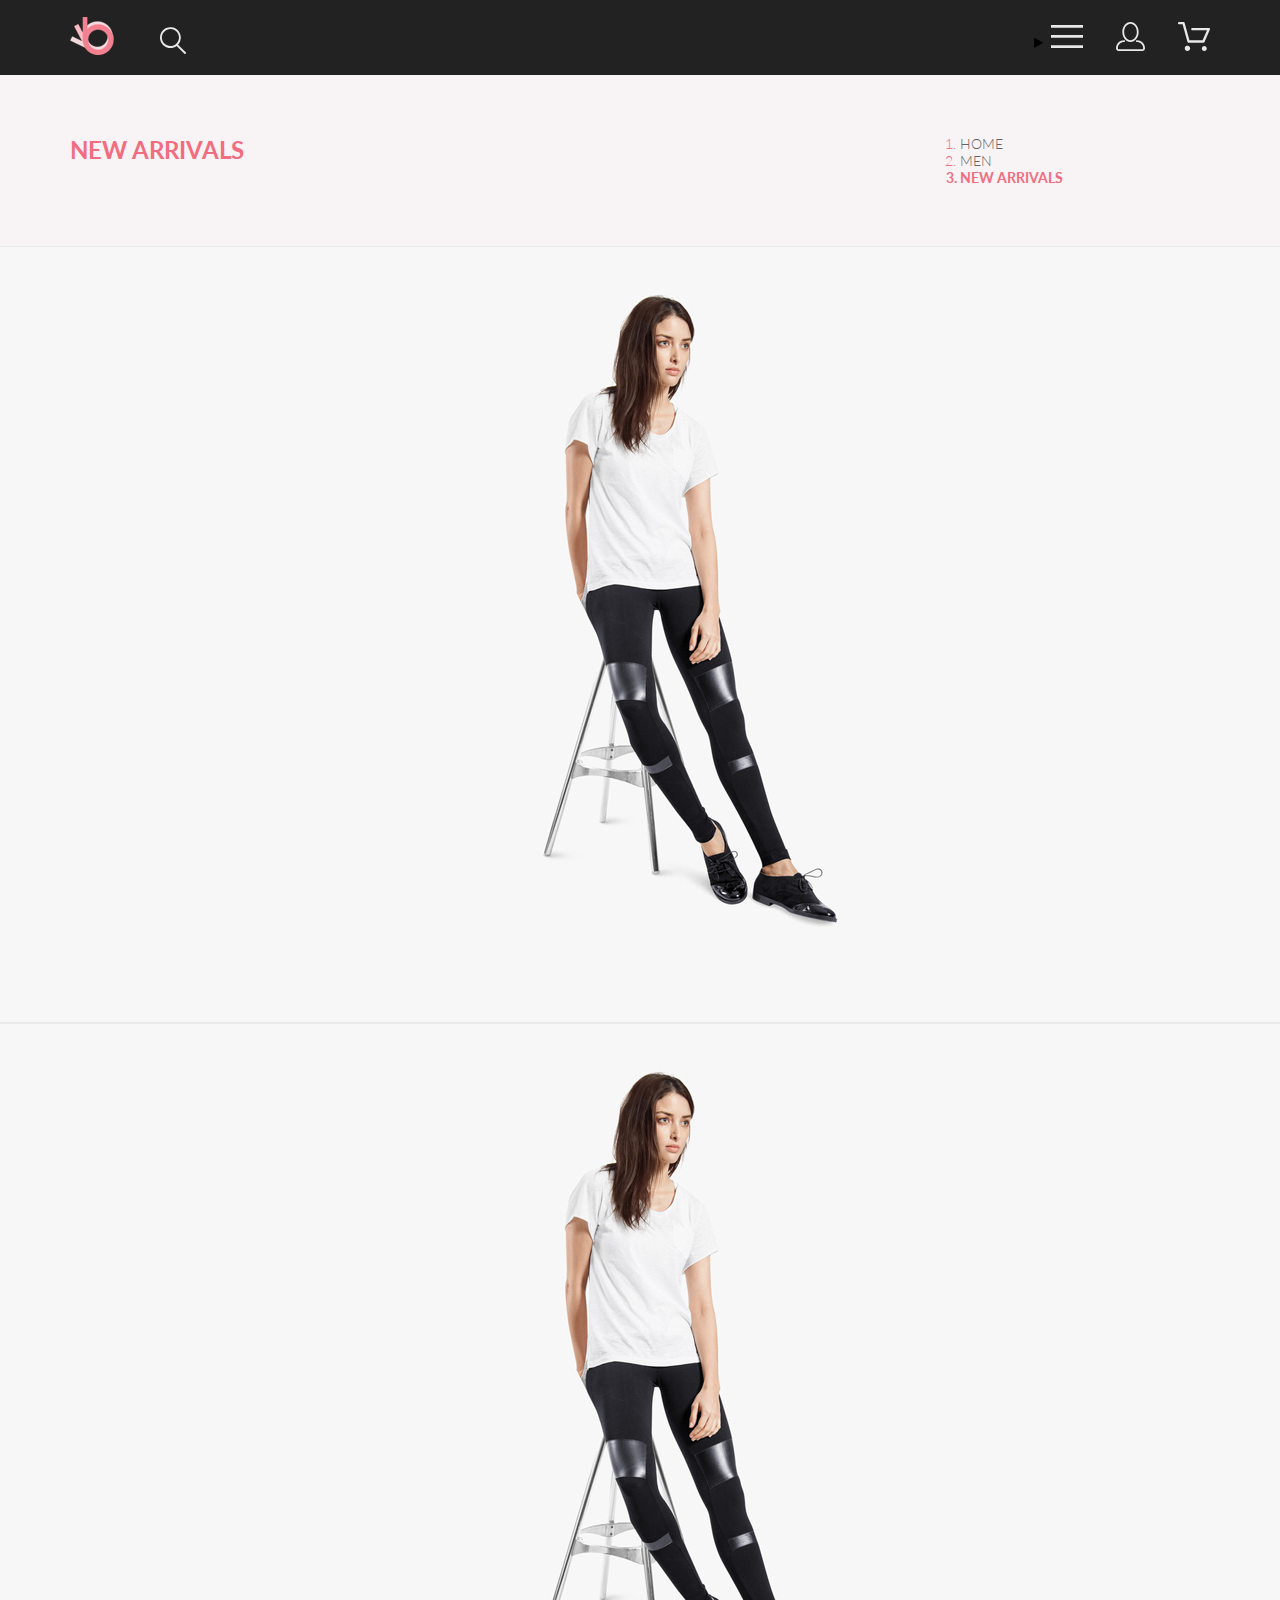
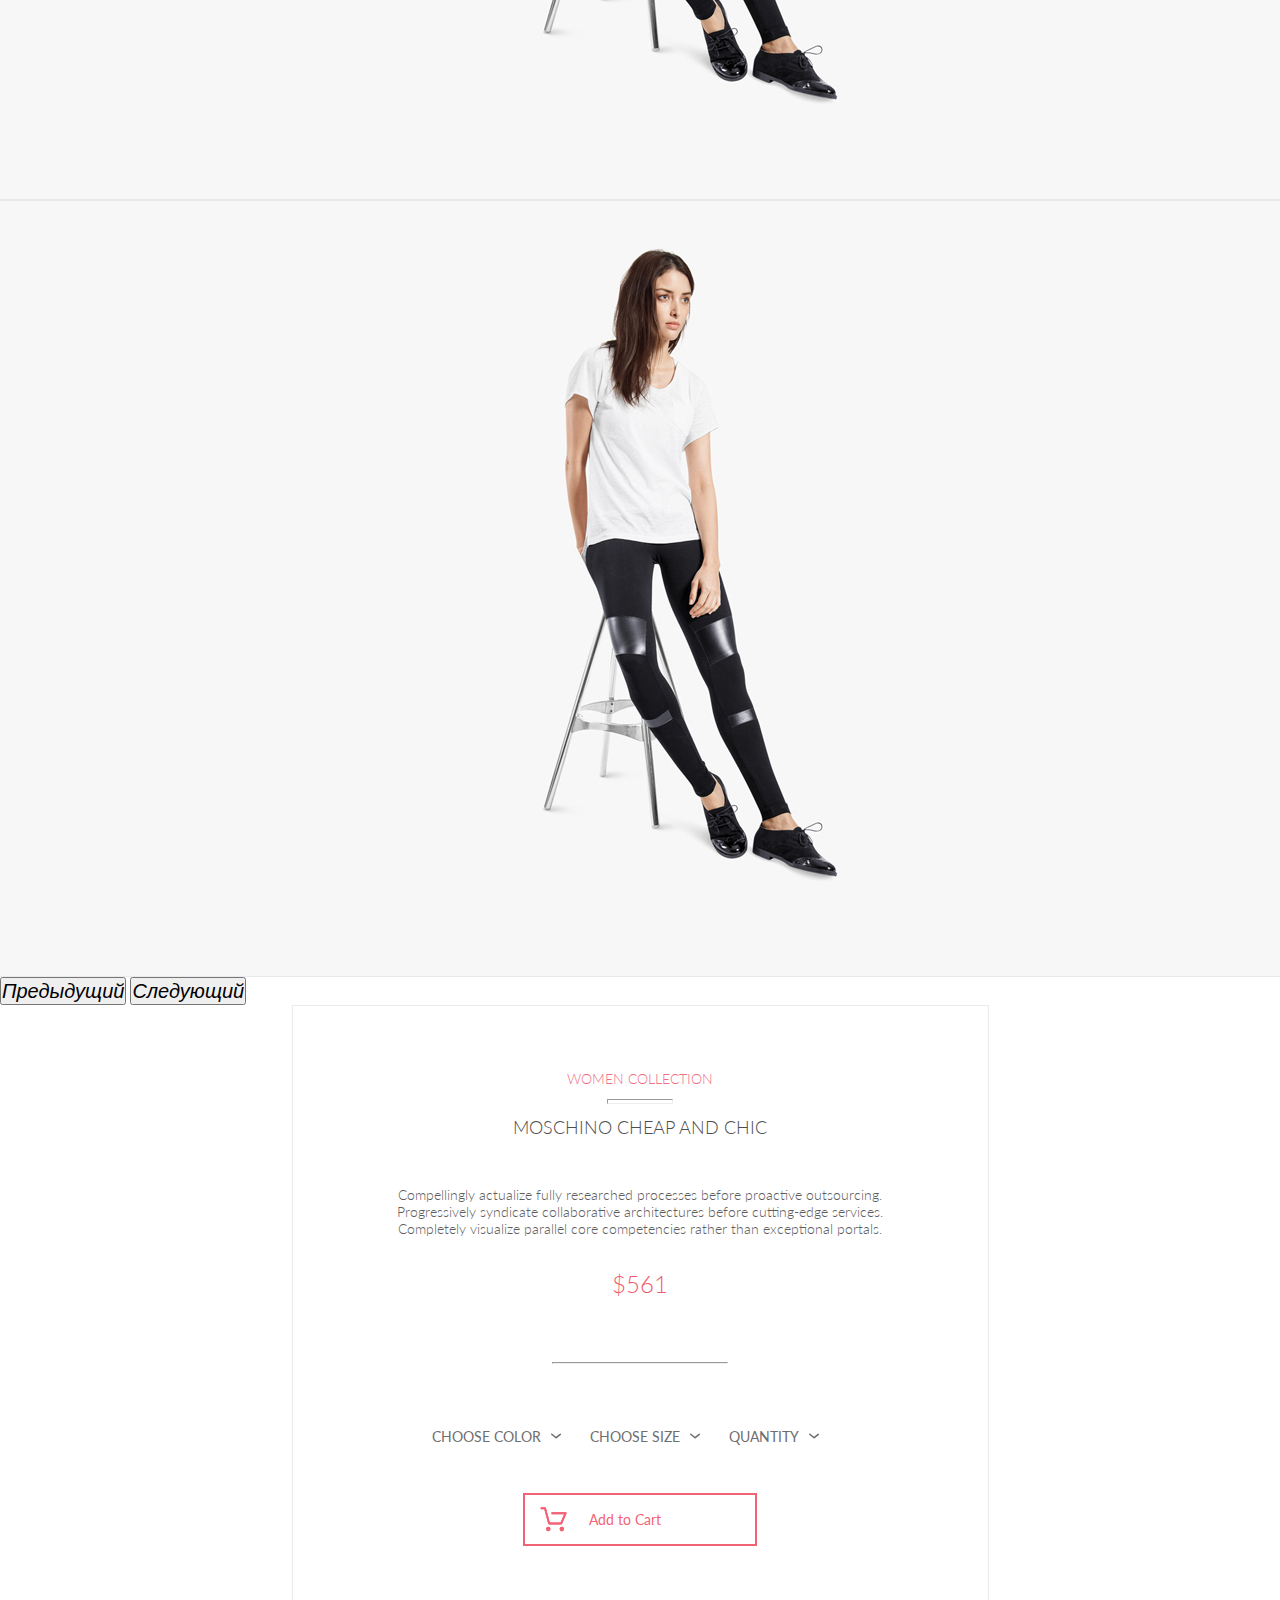
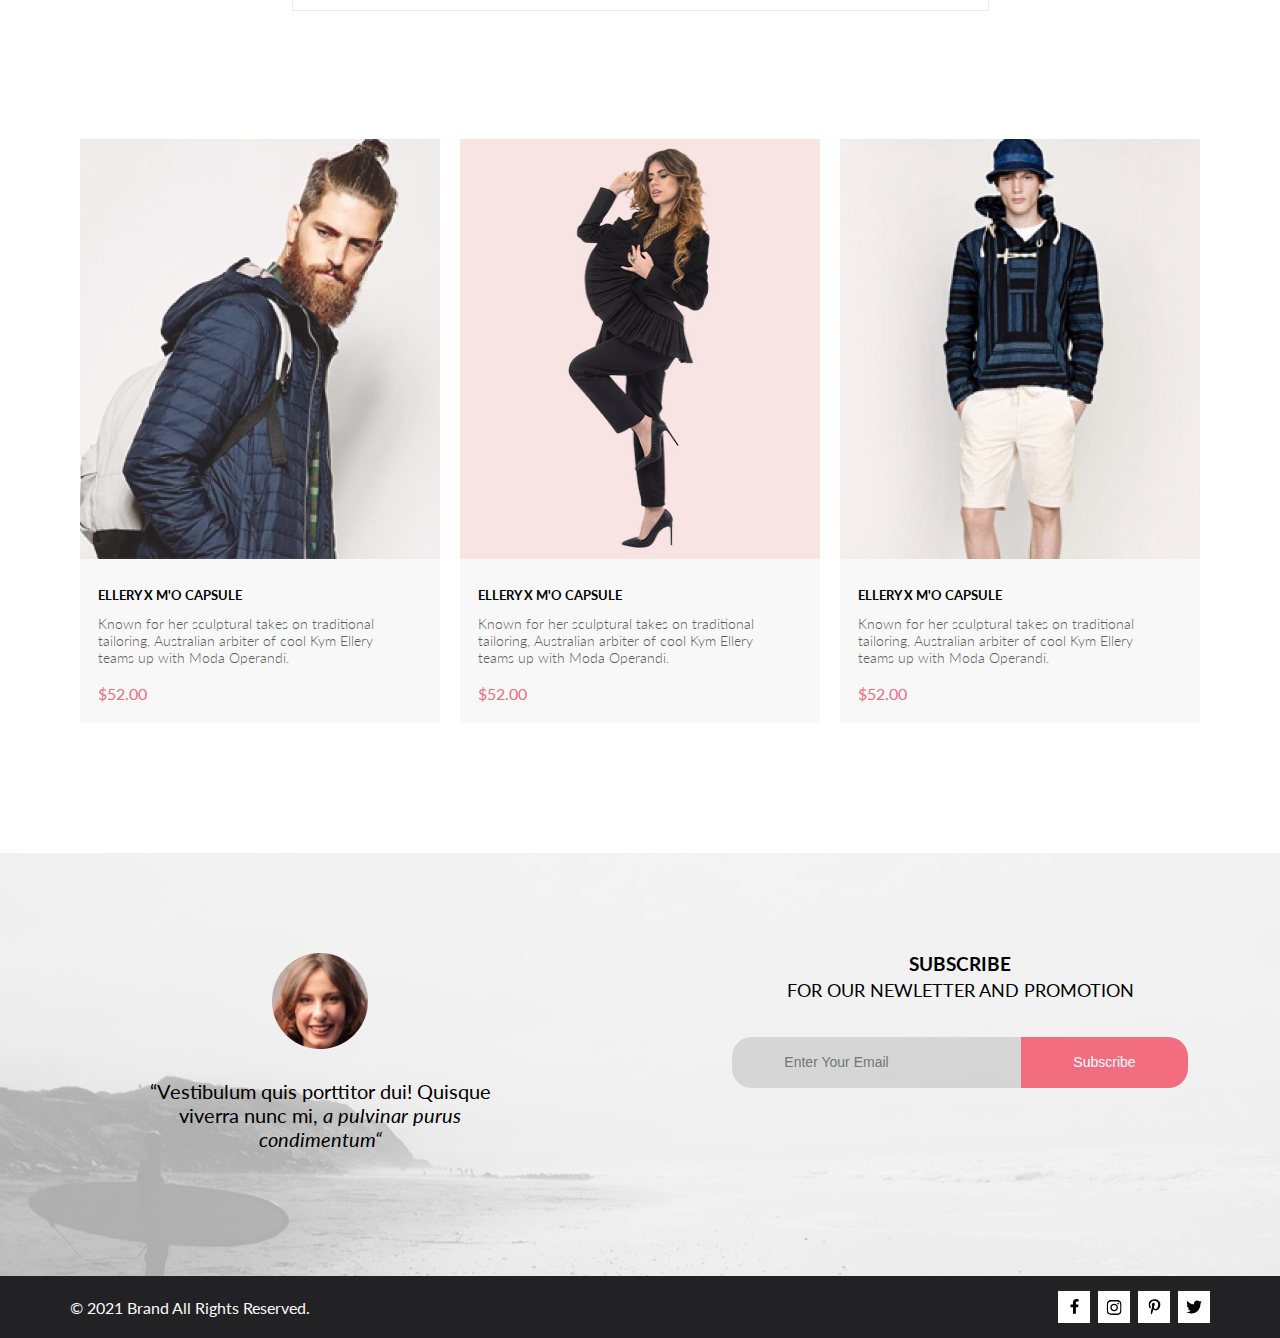
<file: product.html>
<!DOCTYPE html>
<html lang="en">

<head>
    <link rel="preconnect" href="https://fonts.gstatic.com">
    <link rel="preconnect" href="https://fonts.gstatic.com">
    <link href="https://cdn.jsdelivr.net/npm/bootstrap@5.0.0-beta3/dist/css/bootstrap.min.css" rel="stylesheet" integrity="sha384-eOJMYsd53ii+scO/bJGFsiCZc+5NDVN2yr8+0RDqr0Ql0h+rP48ckxlpbzKgwra6" crossorigin="anonymous">
    <script src="https://cdn.jsdelivr.net/npm/bootstrap@5.0.0-beta3/dist/js/bootstrap.bundle.min.js" integrity="sha384-JEW9xMcG8R+pH31jmWH6WWP0WintQrMb4s7ZOdauHnUtxwoG2vI5DkLtS3qm9Ekf" crossorigin="anonymous"></script>
    
    
<link href="https://fonts.googleapis.com/css2?family=Lato:ital,wght@0,100;0,300;0,400;0,700;0,900;1,100;1,300;1,400;1,700;1,900&display=swap" rel="stylesheet">
    <meta charset="UTF-8">
    <meta http-equiv="X-UA-Compatible" content="IE=edge">
    <meta name="viewport" content="width=device-width, initial-scale=1.0">
    <title>Document</title>
    <link rel="stylesheet" href="css/style.css">
</head>

<body>
<header class="header center">
    <div class="header__left">
        <a href="index.html"><img src="img/logo.svg" alt="logo"></a>
        <img class="header__search" src="img/search.svg" alt="search">
    </div>
    <div class="header__right">
        <details>
            <summary class="header__icons menu"><svg  width="32" height="23" viewBox="0 0 32 23" fill="none"
                xmlns="http://www.w3.org/2000/svg">
                <path d="M0 23V20.31H32V23H0ZM0 12.76V10.07H32V12.76H0ZM0 2.69V0H32V2.69H0Z" fill="#E8E8E8" />
            </svg></summary>
            <div class="hidden_menu">
                <div class="hidden_menu_flex">
                    <a href="registration.html" class="header__icons header__icons_margin"><img src="img/account.svg" alt="account"></a>
                    <div class="hidden_margin"></div>
                    <a href="#" class="header__icons"><img src="img/cart.svg" alt="cart"></a>
                </div>    
            </div>
            <a href="#" class="cross"><img src="img/Vector.png" alt="cross"></a>
            <div class="cont_menu">
                <ol class="ol_menu">MENU
                    <li  class="li_margin_big"><a class="big" href="#">MAN</a>
                        <ol class="ol_menu">
                            <li class="margin_li"><a class="small" href="#">Accessories</a></li>
                            <li class="margin_li"><a class="small" href="#">Bags</a></li>
                            <li class="margin_li"><a class="small" href="#">Denim</a></li>
                            <li class="margin_li"><a class="small" href="#">T-Shirts</a></li>
                        </ol>
                    </li>
                    <li class="li_margin_big" ><a class="big" href="#">WOMEN</a>
                        <ol class="ol_menu">
                            <li class="margin_li"><a class="small" href="#">Accessories</a></li>
                            <li class="margin_li"><a class="small" href="#">Jackets & Coats</a></li>
                            <li class="margin_li"><a class="small" href="#">Polos</a></li>
                            <li class="margin_li"><a class="small" href="#">T-Shirts</a></li>
                            <li class="margin_li"><a class="small" href="#">Shirts</a></li>
                        </ol>
                    </li>
                    <li class="li_margin_big"> <a class="big" href="#">KIDS</a>
                        <ol class="ol_menu">
                            <li class="margin_li"><a class="small" href="#">Accessories</a></li>
                            <li class="margin_li"><a class="small" href="#">Jackets & Coats</a></li>
                            <li class="margin_li"><a class="small" href="#">Polos</a></li>
                            <li class="margin_li"><a class="small" href="#">Shirts</a></li>
                            <li class="margin_li"><a class="small" href="#">Bags</a></li>
                        </ol>
                    </li>
                </ol>
            </div>
        </details>
        <a href="#" class="header__icons header__icons_none"><img src="img/account.svg" alt="account"></a>
        <a href="#" class="header__icons header__icons_none"><img src="img/cart.svg" alt="cart"></a>
    </div>
</header>
<div class="pink_block">
    <div class="vse">
        <h3 class="pink_text center">NEW ARRIVALS</h3>
        <div class="bread_w center">
        <nav aria-label="breadcrumb"  class="bread_menu">
            <ol class="breadcrumb qaz bread">
            <li class="breadcrumb-item grey_text"><a href="#" class="grey_text">HOME</a></li>
            <li class="breadcrumb-item grey_text"><a href="#" class="grey_text">MEN</a></li>
            <li class="breadcrumb-item active pink_menu_text" aria-current="page"> NEW ARRIVALS</li>
            </ol>
        </nav>
        </div>
    </div>
</div>
<div class="center_card_content">
    <div class="carousel-picture">
        <div id="carouselExampleControls" class="carousel slide" data-bs-ride="carousel">
            <div class="carousel-inner">
              <div class="carousel-item active">
                <img src="img/carpic.jpg" class="d-block center" alt="carousel">
              </div>
              <div class="carousel-item">
                <img src="img/carpic.jpg" class="d-block center" alt="carousel">
              </div>
              <div class="carousel-item">
                <img src="img/carpic.jpg" class="d-block center" alt="carousel">
              </div>
            </div>
            <button class="carousel-control-prev" type="button" data-bs-target="#carouselExampleControls"  data-bs-slide="prev">
              <span class="carousel-control-prev-icon" aria-hidden="true"></span>
              <span class="visually-hidden">Предыдущий</span>
            </button>
            <button class="carousel-control-next" type="button" data-bs-target="#carouselExampleControls"  data-bs-slide="next">
              <span class="carousel-control-next-icon" aria-hidden="true"></span>
              <span class="visually-hidden">Следующий</span>
            </button>
          </div>
    </div>
    <div class="center_content_text center">
        <h3 class="women_collection">WOMEN&nbspCOLLECTION</h3>
        <hr class="hr_first">
        <h3 class="moschino">MOSCHINO&nbspCHEAP&nbspAND&nbspCHIC</h3>
        <p class="card_text">Compellingly actualize fully researched processes before proactive outsourcing. Progressively syndicate collaborative architectures before cutting-edge services. Completely visualize parallel core competencies rather than exceptional portals. </p>
        <h3 class="center_price_color">$561</h3>
        <hr class="hr_two">
        <div class="product_filter">
            <div class="filter_points"><p class="catalog_filter_parag">CHOOSE&nbspCOLOR</p><img src="img/strelka.svg" alt="points" class="img_points_margin"></div>
            <details>
                <summary class="point_sum">
                    <div class="filter_points"><p class="catalog_filter_parag">CHOOSE&nbspSIZE</p><img src="img/strelka.svg" alt="points" class="img_points_margin"></div>
                </summary>
                <form class="form_point">
                    <p class="point_parag"><input type="checkbox" value="XS" name="size" class="checkbox_margin">XS</p>
                    <p class="point_parag"><input type="checkbox" value="S" name="size" class="checkbox_margin">S</p>
                    <p class="point_parag"><input type="checkbox" value="M" name="size" class="checkbox_margin">M</p>
                    <p class="point_parag"><input type="checkbox" value="L" name="size" class="checkbox_margin">L</p>
                </form>
            </details>
            <div class="filter_points"><p class="catalog_filter_parag">QUANTITY</p><img src="img/strelka.svg" alt="points" class="img_points_margin"></div>
        </div>
        <div  class="addsvg_product">
            <svg  class="addtocard_product" width="27" height="25" viewBox="0 0 27 25" fill="none" xmlns="http://www.w3.org/2000/svg">
                <path d="M21.9509 23.2667H21.8386C21.2294 23.2667 20.7177 22.7671 20.6735 22.1294C20.629 21.4607 21.1175 20.8785 21.7626 20.8346C21.788 20.8329 21.8145 20.832 21.8405 20.832C22.4575 20.832 22.9743 21.3219 23.0201 21.9487C23.0319 22.1971 22.9914 22.5514 22.736 22.8439L22.73 22.8507L22.7242 22.8575C22.5275 23.0912 22.2607 23.2321 21.9509 23.2667ZM8.21887 23.2604C7.5683 23.2604 7.03906 22.7174 7.03906 22.05C7.03906 21.3832 7.5683 20.8406 8.21887 20.8406C8.86945 20.8406 9.39868 21.3832 9.39868 22.05C9.39868 22.7174 8.86945 23.2604 8.21887 23.2604Z" fill="white"/>
                <path d="M21.876 22.2662C21.921 22.2549 21.9423 22.2339 21.96 22.2129C21.9678 22.2037 21.9756 22.1946 21.9835 22.1855C22.02 22.1438 22.0233 22.0553 22.0224 22.0105C22.0092 21.9044 21.9185 21.8315 21.8412 21.8315C21.8375 21.8315 21.8336 21.8317 21.8312 21.8318C21.7531 21.8372 21.6653 21.9409 21.6719 22.0625C21.6813 22.1793 21.7675 22.2662 21.8392 22.2662H21.876ZM8.21954 22.2599C8.31873 22.2599 8.39935 22.1655 8.39935 22.0496C8.39935 21.9341 8.31873 21.8401 8.21954 21.8401C8.12042 21.8401 8.03973 21.9341 8.03973 22.0496C8.03973 22.1655 8.12042 22.2599 8.21954 22.2599ZM21.9995 24.2662C21.9517 24.2662 21.8878 24.2662 21.8392 24.2662C20.7017 24.2662 19.7567 23.3545 19.6765 22.198C19.5964 20.9929 20.4937 19.9183 21.6953 19.8364C21.7441 19.8331 21.7928 19.8315 21.8412 19.8315C22.9799 19.8315 23.9413 20.7324 24.019 21.8884C24.0505 22.4915 23.8741 23.0612 23.4898 23.5012C23.1055 23.9575 22.5764 24.2177 21.9995 24.2662ZM8.21954 24.2599C7.01532 24.2599 6.03973 23.2709 6.03973 22.0496C6.03973 20.8291 7.01532 19.8401 8.21954 19.8401C9.42371 19.8401 10.3994 20.8291 10.3994 22.0496C10.3994 23.2709 9.42371 24.2599 8.21954 24.2599ZM21.1984 17.3938H9.13306C8.70013 17.3938 8.31586 17.1005 8.20331 16.6775L4.27753 2.24768H1.52173C0.993408 2.24768 0.560547 1.80859 0.560547 1.27039C0.560547 0.733032 0.993408 0.292969 1.52173 0.292969H4.99933C5.43134 0.292969 5.81561 0.586304 5.9281 1.01025L9.85394 15.4391H20.5576L24.1144 7.13379H12.2578C11.7286 7.13379 11.2957 6.69373 11.2957 6.15649C11.2957 5.61914 11.7286 5.17908 12.2578 5.17908H25.5886C25.9091 5.17908 26.2141 5.34192 26.3896 5.61914C26.566 5.89539 26.5984 6.23743 26.4697 6.547L22.0795 16.807C21.9193 17.1653 21.5827 17.3938 21.1984 17.3938Z" fill="white"/>
                <path d="M21.876 22.2662C21.921 22.2549 21.9423 22.2339 21.96 22.2129C21.9678 22.2037 21.9756 22.1946 21.9835 22.1855C22.02 22.1438 22.0233 22.0553 22.0224 22.0105C22.0092 21.9044 21.9185 21.8315 21.8412 21.8315C21.8375 21.8315 21.8336 21.8317 21.8312 21.8318C21.7531 21.8372 21.6653 21.9409 21.6719 22.0625C21.6813 22.1793 21.7675 22.2662 21.8392 22.2662H21.876ZM8.21954 22.2599C8.31873 22.2599 8.39935 22.1655 8.39935 22.0496C8.39935 21.9341 8.31873 21.8401 8.21954 21.8401C8.12042 21.8401 8.03973 21.9341 8.03973 22.0496C8.03973 22.1655 8.12042 22.2599 8.21954 22.2599ZM21.9995 24.2662C21.9517 24.2662 21.8878 24.2662 21.8392 24.2662C20.7017 24.2662 19.7567 23.3545 19.6765 22.198C19.5964 20.9929 20.4937 19.9183 21.6953 19.8364C21.7441 19.8331 21.7928 19.8315 21.8412 19.8315C22.9799 19.8315 23.9413 20.7324 24.019 21.8884C24.0505 22.4915 23.8741 23.0612 23.4898 23.5012C23.1055 23.9575 22.5764 24.2177 21.9995 24.2662ZM8.21954 24.2599C7.01532 24.2599 6.03973 23.2709 6.03973 22.0496C6.03973 20.8291 7.01532 19.8401 8.21954 19.8401C9.42371 19.8401 10.3994 20.8291 10.3994 22.0496C10.3994 23.2709 9.42371 24.2599 8.21954 24.2599ZM21.1984 17.3938H9.13306C8.70013 17.3938 8.31586 17.1005 8.20331 16.6775L4.27753 2.24768H1.52173C0.993408 2.24768 0.560547 1.80859 0.560547 1.27039C0.560547 0.733032 0.993408 0.292969 1.52173 0.292969H4.99933C5.43134 0.292969 5.81561 0.586304 5.9281 1.01025L9.85394 15.4391H20.5576L24.1144 7.13379H12.2578C11.7286 7.13379 11.2957 6.69373 11.2957 6.15649C11.2957 5.61914 11.7286 5.17908 12.2578 5.17908H25.5886C25.9091 5.17908 26.2141 5.34192 26.3896 5.61914C26.566 5.89539 26.5984 6.23743 26.4697 6.547L22.0795 16.807C21.9193 17.1653 21.5827 17.3938 21.1984 17.3938Z" fill="white"/>
            </svg>
            <p class="paragadd_product">Add to Cart</p> 
        </div>      

    </div>
</div>
<div class="catalog center mar_bot_cat">
    <a href="product.html" class="catalog_card">
        <img src="img/picceen1.jpg" alt="catalog_card" class="catalog_card_img">
        <h4 class="heading_catalog">ELLERY X M'O CAPSULE</h4>
        <p class="catalog_parag">Known for her sculptural takes on traditional tailoring, Australian arbiter of cool Kym Ellery teams up with Moda Operandi.</p>
        <p class="catalog_price">$52.00</p> 
        <div  class="addsvg">
                <svg  class="addtocard width="27" height="25" viewBox="0 0 27 25" fill="none" xmlns="http://www.w3.org/2000/svg">
                    <path d="M21.9509 23.2667H21.8386C21.2294 23.2667 20.7177 22.7671 20.6735 22.1294C20.629 21.4607 21.1175 20.8785 21.7626 20.8346C21.788 20.8329 21.8145 20.832 21.8405 20.832C22.4575 20.832 22.9743 21.3219 23.0201 21.9487C23.0319 22.1971 22.9914 22.5514 22.736 22.8439L22.73 22.8507L22.7242 22.8575C22.5275 23.0912 22.2607 23.2321 21.9509 23.2667ZM8.21887 23.2604C7.5683 23.2604 7.03906 22.7174 7.03906 22.05C7.03906 21.3832 7.5683 20.8406 8.21887 20.8406C8.86945 20.8406 9.39868 21.3832 9.39868 22.05C9.39868 22.7174 8.86945 23.2604 8.21887 23.2604Z" fill="white"/>
                    <path d="M21.876 22.2662C21.921 22.2549 21.9423 22.2339 21.96 22.2129C21.9678 22.2037 21.9756 22.1946 21.9835 22.1855C22.02 22.1438 22.0233 22.0553 22.0224 22.0105C22.0092 21.9044 21.9185 21.8315 21.8412 21.8315C21.8375 21.8315 21.8336 21.8317 21.8312 21.8318C21.7531 21.8372 21.6653 21.9409 21.6719 22.0625C21.6813 22.1793 21.7675 22.2662 21.8392 22.2662H21.876ZM8.21954 22.2599C8.31873 22.2599 8.39935 22.1655 8.39935 22.0496C8.39935 21.9341 8.31873 21.8401 8.21954 21.8401C8.12042 21.8401 8.03973 21.9341 8.03973 22.0496C8.03973 22.1655 8.12042 22.2599 8.21954 22.2599ZM21.9995 24.2662C21.9517 24.2662 21.8878 24.2662 21.8392 24.2662C20.7017 24.2662 19.7567 23.3545 19.6765 22.198C19.5964 20.9929 20.4937 19.9183 21.6953 19.8364C21.7441 19.8331 21.7928 19.8315 21.8412 19.8315C22.9799 19.8315 23.9413 20.7324 24.019 21.8884C24.0505 22.4915 23.8741 23.0612 23.4898 23.5012C23.1055 23.9575 22.5764 24.2177 21.9995 24.2662ZM8.21954 24.2599C7.01532 24.2599 6.03973 23.2709 6.03973 22.0496C6.03973 20.8291 7.01532 19.8401 8.21954 19.8401C9.42371 19.8401 10.3994 20.8291 10.3994 22.0496C10.3994 23.2709 9.42371 24.2599 8.21954 24.2599ZM21.1984 17.3938H9.13306C8.70013 17.3938 8.31586 17.1005 8.20331 16.6775L4.27753 2.24768H1.52173C0.993408 2.24768 0.560547 1.80859 0.560547 1.27039C0.560547 0.733032 0.993408 0.292969 1.52173 0.292969H4.99933C5.43134 0.292969 5.81561 0.586304 5.9281 1.01025L9.85394 15.4391H20.5576L24.1144 7.13379H12.2578C11.7286 7.13379 11.2957 6.69373 11.2957 6.15649C11.2957 5.61914 11.7286 5.17908 12.2578 5.17908H25.5886C25.9091 5.17908 26.2141 5.34192 26.3896 5.61914C26.566 5.89539 26.5984 6.23743 26.4697 6.547L22.0795 16.807C21.9193 17.1653 21.5827 17.3938 21.1984 17.3938Z" fill="white"/>
                    <path d="M21.876 22.2662C21.921 22.2549 21.9423 22.2339 21.96 22.2129C21.9678 22.2037 21.9756 22.1946 21.9835 22.1855C22.02 22.1438 22.0233 22.0553 22.0224 22.0105C22.0092 21.9044 21.9185 21.8315 21.8412 21.8315C21.8375 21.8315 21.8336 21.8317 21.8312 21.8318C21.7531 21.8372 21.6653 21.9409 21.6719 22.0625C21.6813 22.1793 21.7675 22.2662 21.8392 22.2662H21.876ZM8.21954 22.2599C8.31873 22.2599 8.39935 22.1655 8.39935 22.0496C8.39935 21.9341 8.31873 21.8401 8.21954 21.8401C8.12042 21.8401 8.03973 21.9341 8.03973 22.0496C8.03973 22.1655 8.12042 22.2599 8.21954 22.2599ZM21.9995 24.2662C21.9517 24.2662 21.8878 24.2662 21.8392 24.2662C20.7017 24.2662 19.7567 23.3545 19.6765 22.198C19.5964 20.9929 20.4937 19.9183 21.6953 19.8364C21.7441 19.8331 21.7928 19.8315 21.8412 19.8315C22.9799 19.8315 23.9413 20.7324 24.019 21.8884C24.0505 22.4915 23.8741 23.0612 23.4898 23.5012C23.1055 23.9575 22.5764 24.2177 21.9995 24.2662ZM8.21954 24.2599C7.01532 24.2599 6.03973 23.2709 6.03973 22.0496C6.03973 20.8291 7.01532 19.8401 8.21954 19.8401C9.42371 19.8401 10.3994 20.8291 10.3994 22.0496C10.3994 23.2709 9.42371 24.2599 8.21954 24.2599ZM21.1984 17.3938H9.13306C8.70013 17.3938 8.31586 17.1005 8.20331 16.6775L4.27753 2.24768H1.52173C0.993408 2.24768 0.560547 1.80859 0.560547 1.27039C0.560547 0.733032 0.993408 0.292969 1.52173 0.292969H4.99933C5.43134 0.292969 5.81561 0.586304 5.9281 1.01025L9.85394 15.4391H20.5576L24.1144 7.13379H12.2578C11.7286 7.13379 11.2957 6.69373 11.2957 6.15649C11.2957 5.61914 11.7286 5.17908 12.2578 5.17908H25.5886C25.9091 5.17908 26.2141 5.34192 26.3896 5.61914C26.566 5.89539 26.5984 6.23743 26.4697 6.547L22.0795 16.807C21.9193 17.1653 21.5827 17.3938 21.1984 17.3938Z" fill="white"/>
                </svg>
                <p class="paragadd">Add to Cart</p> 
        </div>      
    </a>
    <a href="product.html" class="catalog_card">
        <img src="img/picceen2.jpg" alt="catalog_card" class="catalog_card_img">
        <h4 class="heading_catalog">ELLERY X M'O CAPSULE</h4>
        <p class="catalog_parag">Known for her sculptural takes on traditional tailoring, Australian arbiter of cool Kym Ellery teams up with Moda Operandi.</p>
        <p class="catalog_price">$52.00</p>
        <div  class="addsvg">
            <svg  class="addtocard width="27" height="25" viewBox="0 0 27 25" fill="none" xmlns="http://www.w3.org/2000/svg">
                <path d="M21.9509 23.2667H21.8386C21.2294 23.2667 20.7177 22.7671 20.6735 22.1294C20.629 21.4607 21.1175 20.8785 21.7626 20.8346C21.788 20.8329 21.8145 20.832 21.8405 20.832C22.4575 20.832 22.9743 21.3219 23.0201 21.9487C23.0319 22.1971 22.9914 22.5514 22.736 22.8439L22.73 22.8507L22.7242 22.8575C22.5275 23.0912 22.2607 23.2321 21.9509 23.2667ZM8.21887 23.2604C7.5683 23.2604 7.03906 22.7174 7.03906 22.05C7.03906 21.3832 7.5683 20.8406 8.21887 20.8406C8.86945 20.8406 9.39868 21.3832 9.39868 22.05C9.39868 22.7174 8.86945 23.2604 8.21887 23.2604Z" fill="white"/>
                <path d="M21.876 22.2662C21.921 22.2549 21.9423 22.2339 21.96 22.2129C21.9678 22.2037 21.9756 22.1946 21.9835 22.1855C22.02 22.1438 22.0233 22.0553 22.0224 22.0105C22.0092 21.9044 21.9185 21.8315 21.8412 21.8315C21.8375 21.8315 21.8336 21.8317 21.8312 21.8318C21.7531 21.8372 21.6653 21.9409 21.6719 22.0625C21.6813 22.1793 21.7675 22.2662 21.8392 22.2662H21.876ZM8.21954 22.2599C8.31873 22.2599 8.39935 22.1655 8.39935 22.0496C8.39935 21.9341 8.31873 21.8401 8.21954 21.8401C8.12042 21.8401 8.03973 21.9341 8.03973 22.0496C8.03973 22.1655 8.12042 22.2599 8.21954 22.2599ZM21.9995 24.2662C21.9517 24.2662 21.8878 24.2662 21.8392 24.2662C20.7017 24.2662 19.7567 23.3545 19.6765 22.198C19.5964 20.9929 20.4937 19.9183 21.6953 19.8364C21.7441 19.8331 21.7928 19.8315 21.8412 19.8315C22.9799 19.8315 23.9413 20.7324 24.019 21.8884C24.0505 22.4915 23.8741 23.0612 23.4898 23.5012C23.1055 23.9575 22.5764 24.2177 21.9995 24.2662ZM8.21954 24.2599C7.01532 24.2599 6.03973 23.2709 6.03973 22.0496C6.03973 20.8291 7.01532 19.8401 8.21954 19.8401C9.42371 19.8401 10.3994 20.8291 10.3994 22.0496C10.3994 23.2709 9.42371 24.2599 8.21954 24.2599ZM21.1984 17.3938H9.13306C8.70013 17.3938 8.31586 17.1005 8.20331 16.6775L4.27753 2.24768H1.52173C0.993408 2.24768 0.560547 1.80859 0.560547 1.27039C0.560547 0.733032 0.993408 0.292969 1.52173 0.292969H4.99933C5.43134 0.292969 5.81561 0.586304 5.9281 1.01025L9.85394 15.4391H20.5576L24.1144 7.13379H12.2578C11.7286 7.13379 11.2957 6.69373 11.2957 6.15649C11.2957 5.61914 11.7286 5.17908 12.2578 5.17908H25.5886C25.9091 5.17908 26.2141 5.34192 26.3896 5.61914C26.566 5.89539 26.5984 6.23743 26.4697 6.547L22.0795 16.807C21.9193 17.1653 21.5827 17.3938 21.1984 17.3938Z" fill="white"/>
                <path d="M21.876 22.2662C21.921 22.2549 21.9423 22.2339 21.96 22.2129C21.9678 22.2037 21.9756 22.1946 21.9835 22.1855C22.02 22.1438 22.0233 22.0553 22.0224 22.0105C22.0092 21.9044 21.9185 21.8315 21.8412 21.8315C21.8375 21.8315 21.8336 21.8317 21.8312 21.8318C21.7531 21.8372 21.6653 21.9409 21.6719 22.0625C21.6813 22.1793 21.7675 22.2662 21.8392 22.2662H21.876ZM8.21954 22.2599C8.31873 22.2599 8.39935 22.1655 8.39935 22.0496C8.39935 21.9341 8.31873 21.8401 8.21954 21.8401C8.12042 21.8401 8.03973 21.9341 8.03973 22.0496C8.03973 22.1655 8.12042 22.2599 8.21954 22.2599ZM21.9995 24.2662C21.9517 24.2662 21.8878 24.2662 21.8392 24.2662C20.7017 24.2662 19.7567 23.3545 19.6765 22.198C19.5964 20.9929 20.4937 19.9183 21.6953 19.8364C21.7441 19.8331 21.7928 19.8315 21.8412 19.8315C22.9799 19.8315 23.9413 20.7324 24.019 21.8884C24.0505 22.4915 23.8741 23.0612 23.4898 23.5012C23.1055 23.9575 22.5764 24.2177 21.9995 24.2662ZM8.21954 24.2599C7.01532 24.2599 6.03973 23.2709 6.03973 22.0496C6.03973 20.8291 7.01532 19.8401 8.21954 19.8401C9.42371 19.8401 10.3994 20.8291 10.3994 22.0496C10.3994 23.2709 9.42371 24.2599 8.21954 24.2599ZM21.1984 17.3938H9.13306C8.70013 17.3938 8.31586 17.1005 8.20331 16.6775L4.27753 2.24768H1.52173C0.993408 2.24768 0.560547 1.80859 0.560547 1.27039C0.560547 0.733032 0.993408 0.292969 1.52173 0.292969H4.99933C5.43134 0.292969 5.81561 0.586304 5.9281 1.01025L9.85394 15.4391H20.5576L24.1144 7.13379H12.2578C11.7286 7.13379 11.2957 6.69373 11.2957 6.15649C11.2957 5.61914 11.7286 5.17908 12.2578 5.17908H25.5886C25.9091 5.17908 26.2141 5.34192 26.3896 5.61914C26.566 5.89539 26.5984 6.23743 26.4697 6.547L22.0795 16.807C21.9193 17.1653 21.5827 17.3938 21.1984 17.3938Z" fill="white"/>
            </svg>
            <p class="paragadd">Add to Cart</p> 
    </div>
    </a>
    <a href="product.html" class="catalog_card catalog_card_last_child">
        <img src="img/picceen3.jpg" alt="catalog_card" class="catalog_card_img">
        <h4 class="heading_catalog">ELLERY X M'O CAPSULE</h4>
        <p class="catalog_parag">Known for her sculptural takes on traditional tailoring, Australian arbiter of cool Kym Ellery teams up with Moda Operandi.</p>
        <p class="catalog_price">$52.00</p>
        <div  class="addsvg">
            <svg  class="addtocard width="27" height="25" viewBox="0 0 27 25" fill="none" xmlns="http://www.w3.org/2000/svg">
                <path d="M21.9509 23.2667H21.8386C21.2294 23.2667 20.7177 22.7671 20.6735 22.1294C20.629 21.4607 21.1175 20.8785 21.7626 20.8346C21.788 20.8329 21.8145 20.832 21.8405 20.832C22.4575 20.832 22.9743 21.3219 23.0201 21.9487C23.0319 22.1971 22.9914 22.5514 22.736 22.8439L22.73 22.8507L22.7242 22.8575C22.5275 23.0912 22.2607 23.2321 21.9509 23.2667ZM8.21887 23.2604C7.5683 23.2604 7.03906 22.7174 7.03906 22.05C7.03906 21.3832 7.5683 20.8406 8.21887 20.8406C8.86945 20.8406 9.39868 21.3832 9.39868 22.05C9.39868 22.7174 8.86945 23.2604 8.21887 23.2604Z" fill="white"/>
                <path d="M21.876 22.2662C21.921 22.2549 21.9423 22.2339 21.96 22.2129C21.9678 22.2037 21.9756 22.1946 21.9835 22.1855C22.02 22.1438 22.0233 22.0553 22.0224 22.0105C22.0092 21.9044 21.9185 21.8315 21.8412 21.8315C21.8375 21.8315 21.8336 21.8317 21.8312 21.8318C21.7531 21.8372 21.6653 21.9409 21.6719 22.0625C21.6813 22.1793 21.7675 22.2662 21.8392 22.2662H21.876ZM8.21954 22.2599C8.31873 22.2599 8.39935 22.1655 8.39935 22.0496C8.39935 21.9341 8.31873 21.8401 8.21954 21.8401C8.12042 21.8401 8.03973 21.9341 8.03973 22.0496C8.03973 22.1655 8.12042 22.2599 8.21954 22.2599ZM21.9995 24.2662C21.9517 24.2662 21.8878 24.2662 21.8392 24.2662C20.7017 24.2662 19.7567 23.3545 19.6765 22.198C19.5964 20.9929 20.4937 19.9183 21.6953 19.8364C21.7441 19.8331 21.7928 19.8315 21.8412 19.8315C22.9799 19.8315 23.9413 20.7324 24.019 21.8884C24.0505 22.4915 23.8741 23.0612 23.4898 23.5012C23.1055 23.9575 22.5764 24.2177 21.9995 24.2662ZM8.21954 24.2599C7.01532 24.2599 6.03973 23.2709 6.03973 22.0496C6.03973 20.8291 7.01532 19.8401 8.21954 19.8401C9.42371 19.8401 10.3994 20.8291 10.3994 22.0496C10.3994 23.2709 9.42371 24.2599 8.21954 24.2599ZM21.1984 17.3938H9.13306C8.70013 17.3938 8.31586 17.1005 8.20331 16.6775L4.27753 2.24768H1.52173C0.993408 2.24768 0.560547 1.80859 0.560547 1.27039C0.560547 0.733032 0.993408 0.292969 1.52173 0.292969H4.99933C5.43134 0.292969 5.81561 0.586304 5.9281 1.01025L9.85394 15.4391H20.5576L24.1144 7.13379H12.2578C11.7286 7.13379 11.2957 6.69373 11.2957 6.15649C11.2957 5.61914 11.7286 5.17908 12.2578 5.17908H25.5886C25.9091 5.17908 26.2141 5.34192 26.3896 5.61914C26.566 5.89539 26.5984 6.23743 26.4697 6.547L22.0795 16.807C21.9193 17.1653 21.5827 17.3938 21.1984 17.3938Z" fill="white"/>
                <path d="M21.876 22.2662C21.921 22.2549 21.9423 22.2339 21.96 22.2129C21.9678 22.2037 21.9756 22.1946 21.9835 22.1855C22.02 22.1438 22.0233 22.0553 22.0224 22.0105C22.0092 21.9044 21.9185 21.8315 21.8412 21.8315C21.8375 21.8315 21.8336 21.8317 21.8312 21.8318C21.7531 21.8372 21.6653 21.9409 21.6719 22.0625C21.6813 22.1793 21.7675 22.2662 21.8392 22.2662H21.876ZM8.21954 22.2599C8.31873 22.2599 8.39935 22.1655 8.39935 22.0496C8.39935 21.9341 8.31873 21.8401 8.21954 21.8401C8.12042 21.8401 8.03973 21.9341 8.03973 22.0496C8.03973 22.1655 8.12042 22.2599 8.21954 22.2599ZM21.9995 24.2662C21.9517 24.2662 21.8878 24.2662 21.8392 24.2662C20.7017 24.2662 19.7567 23.3545 19.6765 22.198C19.5964 20.9929 20.4937 19.9183 21.6953 19.8364C21.7441 19.8331 21.7928 19.8315 21.8412 19.8315C22.9799 19.8315 23.9413 20.7324 24.019 21.8884C24.0505 22.4915 23.8741 23.0612 23.4898 23.5012C23.1055 23.9575 22.5764 24.2177 21.9995 24.2662ZM8.21954 24.2599C7.01532 24.2599 6.03973 23.2709 6.03973 22.0496C6.03973 20.8291 7.01532 19.8401 8.21954 19.8401C9.42371 19.8401 10.3994 20.8291 10.3994 22.0496C10.3994 23.2709 9.42371 24.2599 8.21954 24.2599ZM21.1984 17.3938H9.13306C8.70013 17.3938 8.31586 17.1005 8.20331 16.6775L4.27753 2.24768H1.52173C0.993408 2.24768 0.560547 1.80859 0.560547 1.27039C0.560547 0.733032 0.993408 0.292969 1.52173 0.292969H4.99933C5.43134 0.292969 5.81561 0.586304 5.9281 1.01025L9.85394 15.4391H20.5576L24.1144 7.13379H12.2578C11.7286 7.13379 11.2957 6.69373 11.2957 6.15649C11.2957 5.61914 11.7286 5.17908 12.2578 5.17908H25.5886C25.9091 5.17908 26.2141 5.34192 26.3896 5.61914C26.566 5.89539 26.5984 6.23743 26.4697 6.547L22.0795 16.807C21.9193 17.1653 21.5827 17.3938 21.1984 17.3938Z" fill="white"/>
            </svg>
            <p class="paragadd">Add to Cart</p> 
    </div>
    </a>
    
  
    
</div>
<div class="subscribe">
    <div class="otherwomenpic">
        <div class="women_pic">
            <img src="img/Intersect.png" class="women__img" alt="women">
            <p class="sub_text">“Vestibulum quis porttitor dui! Quisque viverra nunc mi,<span> a pulvinar purus condimentum“</span></p>
        </div>
    </div>
    <div class="sub_form">
        <h3 class="sub_text_bottom">SUBSCRIBE</h3>
        <p class="bottom_parag">FOR OUR NEWLETTER AND PROMOTION</p>
        <form class="formail">
            <input type="email" placeholder="Enter Your Email" class="inputform">
            <button type="submit" class="submit_button">Subscribe</button>

        </form>
    </div>
</div>
<footer class="footer center">
    <p class="footer_parag">&copy; 2021  Brand  All Rights Reserved.</p>
    <div class="footer_pic">
        <a href="#" class="footer_icons"> <svg class="footer_pic" width="11" height="16" viewBox="0 0 11 16" fill="none" xmlns="http://www.w3.org/2000/svg">
            <path d="M9.08836 8.28L9.50686 5.61602H6.89022V3.88729C6.89022 3.15847 7.25574 2.44806 8.42765 2.44806H9.61722V0.179975C9.61722 0.179975 8.53772 0 7.50561 0C5.35073 0 3.9422 1.27593 3.9422 3.5857V5.61602H1.54688V8.28H3.9422V14.72H6.89022V8.28H9.08836Z" fill="black"/>
            </svg></a>
        <a href="#" class="footer_icons"><svg class="footer_pic" width="16" height="17" viewBox="0 0 16 17" fill="none" xmlns="http://www.w3.org/2000/svg">
            <g clip-path="url(#clip0)">
            <path d="M8.13897 4.68159C6.02383 4.68159 4.31774 6.38491 4.31774 8.49663C4.31774 10.6083 6.02383 12.3117 8.13897 12.3117C10.2541 12.3117 11.9602 10.6083 11.9602 8.49663C11.9602 6.38491 10.2541 4.68159 8.13897 4.68159ZM8.13897 10.9769C6.77211 10.9769 5.65467 9.8646 5.65467 8.49663C5.65467 7.12866 6.76878 6.01636 8.13897 6.01636C9.50915 6.01636 10.6233 7.12866 10.6233 8.49663C10.6233 9.8646 9.50583 10.9769 8.13897 10.9769ZM13.0078 4.52554C13.0078 5.02026 12.6087 5.41538 12.1165 5.41538C11.621 5.41538 11.2252 5.01694 11.2252 4.52554C11.2252 4.03413 11.6243 3.63569 12.1165 3.63569C12.6087 3.63569 13.0078 4.03413 13.0078 4.52554ZM15.5386 5.42866C15.4821 4.23667 15.2094 3.18081 14.3347 2.31089C13.4634 1.44097 12.4058 1.1687 11.2119 1.10894C9.9814 1.03921 6.29321 1.03921 5.0627 1.10894C3.8721 1.16538 2.81453 1.43765 1.93987 2.30757C1.06522 3.17749 0.795836 4.23335 0.735973 5.42534C0.666134 6.65386 0.666134 10.3361 0.735973 11.5646C0.79251 12.7566 1.06522 13.8124 1.93987 14.6824C2.81453 15.5523 3.86878 15.8246 5.0627 15.8843C6.29321 15.9541 9.9814 15.9541 11.2119 15.8843C12.4058 15.8279 13.4634 15.5556 14.3347 14.6824C15.2061 13.8124 15.4788 12.7566 15.5386 11.5646C15.6085 10.3361 15.6085 6.65718 15.5386 5.42866ZM13.949 12.8828C13.6895 13.5335 13.1874 14.0349 12.5322 14.2972C11.5511 14.6857 9.22314 14.596 8.13897 14.596C7.05479 14.596 4.72348 14.6824 3.74573 14.2972C3.09389 14.0382 2.59171 13.5369 2.32898 12.8828C1.93987 11.9033 2.02967 9.57905 2.02967 8.49663C2.02967 7.41421 1.9432 5.08667 2.32898 4.1105C2.58838 3.45972 3.09056 2.95835 3.74573 2.69604C4.7268 2.30757 7.05479 2.39722 8.13897 2.39722C9.22314 2.39722 11.5545 2.31089 12.5322 2.69604C13.184 2.95503 13.6862 3.4564 13.949 4.1105C14.3381 5.08999 14.2483 7.41421 14.2483 8.49663C14.2483 9.57905 14.3381 11.9066 13.949 12.8828Z" fill="black"/>
            </g>
            <defs>
            <clipPath id="clip0">
            <rect width="14.8991" height="17" fill="white" transform="translate(0.685547)"/>
            </clipPath>
            </defs>
            </svg></a>
        <a href="#" class="footer_icons"><svg class="footer_pic" width="13" height="16" viewBox="0 0 13 16" fill="none" xmlns="http://www.w3.org/2000/svg">
            <g clip-path="url(#clip0)">
            <path d="M6.74032 0.203125C3.55564 0.203125 0.408203 2.34063 0.408203 5.8C0.408203 8 1.63738 9.25 2.38233 9.25C2.68963 9.25 2.86655 8.3875 2.86655 8.14375C2.86655 7.85313 2.13091 7.23438 2.13091 6.025C2.13091 3.5125 4.03055 1.73125 6.4889 1.73125C8.60271 1.73125 10.1671 2.94062 10.1671 5.1625C10.1671 6.82187 9.50597 9.93437 7.36422 9.93437C6.59133 9.93437 5.93018 9.37187 5.93018 8.56563C5.93018 7.38438 6.74963 6.24062 6.74963 5.02187C6.74963 2.95312 3.835 3.32812 3.835 5.82812C3.835 6.35313 3.90018 6.93437 4.13298 7.4125C3.70463 9.26875 2.82931 12.0344 2.82931 13.9469C2.82931 14.5375 2.91311 15.1188 2.96899 15.7094C3.07452 15.8281 3.02175 15.8156 3.18316 15.7563C4.74757 13.6 4.69169 13.1781 5.3994 10.3562C5.78119 11.0875 6.76826 11.4812 7.55046 11.4812C10.8469 11.4812 12.3275 8.24688 12.3275 5.33125C12.3275 2.22813 9.66427 0.203125 6.74032 0.203125Z" fill="black"/>
            </g>
            <defs>
            <clipPath id="clip0">
            <rect width="11.9193" height="16" fill="white" transform="translate(0.408203)"/>
            </clipPath>
            </defs>
            </svg></a>
        <a href="#" class="footer_icons"><svg class="footer_pic" width="17" height="16" viewBox="0 0 17 16" fill="none" xmlns="http://www.w3.org/2000/svg">
            <g clip-path="url(#clip0)">
            <path d="M14.417 4.74052C14.427 4.88264 14.427 5.0248 14.427 5.16692C14.427 9.50192 11.1498 14.4969 5.15986 14.4969C3.31448 14.4969 1.60022 13.9588 0.158203 13.0248C0.420396 13.0552 0.67247 13.0654 0.944752 13.0654C2.46741 13.0654 3.8691 12.5476 4.98843 11.6644C3.5565 11.6339 2.3565 10.6898 1.94305 9.39027C2.14475 9.4207 2.34642 9.44102 2.5582 9.44102C2.85063 9.44102 3.14308 9.40039 3.41533 9.32936C1.92291 9.02477 0.803551 7.70498 0.803551 6.11108V6.07048C1.23715 6.31414 1.74139 6.46642 2.2758 6.4867C1.39849 5.89786 0.823727 4.8928 0.823727 3.75573C0.823727 3.14661 0.985041 2.58823 1.26741 2.10092C2.87077 4.09077 5.28086 5.39023 7.98334 5.53239C7.93293 5.28873 7.90266 5.03495 7.90266 4.78114C7.90266 2.97402 9.35477 1.50195 11.1598 1.50195C12.0976 1.50195 12.9446 1.89789 13.5396 2.53748C14.2757 2.39536 14.9816 2.12123 15.6068 1.74561C15.3648 2.50705 14.8505 3.14664 14.1749 3.5527C14.8304 3.48167 15.4657 3.29889 16.0505 3.04511C15.6069 3.69483 15.0522 4.27348 14.417 4.74052Z" fill="black"/>
            </g>
            <defs>
            <clipPath id="clip0">
            <rect width="15.8924" height="16" fill="white" transform="translate(0.158203)"/>
            </clipPath>
            </defs>
            </svg></a>
    </div>
</footer>

</body>

</html>
</file>
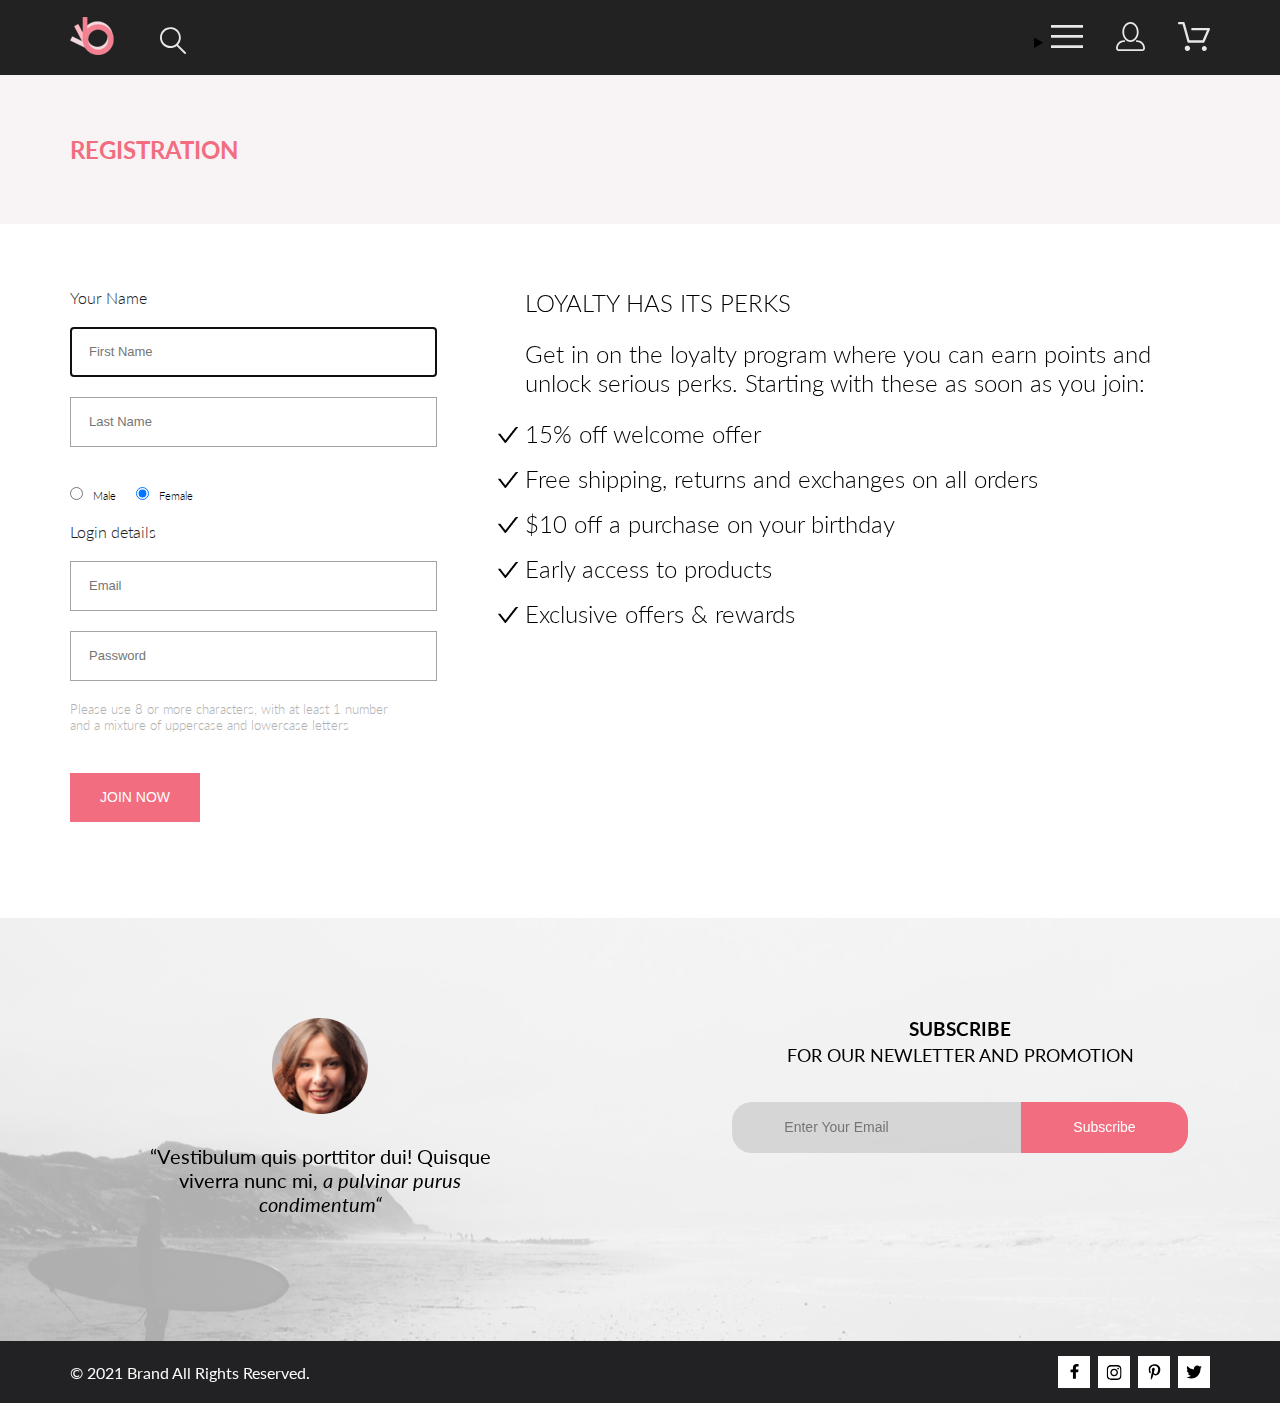
<file: registration.html>
<!DOCTYPE html>
<html lang="en">

<head>
    <link href="https://cdn.jsdelivr.net/npm/bootstrap@5.0.0-beta3/dist/css/bootstrap.min.css" rel="stylesheet" integrity="sha384-eOJMYsd53ii+scO/bJGFsiCZc+5NDVN2yr8+0RDqr0Ql0h+rP48ckxlpbzKgwra6" crossorigin="anonymous">
    <script src="https://cdn.jsdelivr.net/npm/bootstrap@5.0.0-beta3/dist/js/bootstrap.bundle.min.js" integrity="sha384-JEW9xMcG8R+pH31jmWH6WWP0WintQrMb4s7ZOdauHnUtxwoG2vI5DkLtS3qm9Ekf" crossorigin="anonymous"></script>
    <link rel="preconnect" href="https://fonts.gstatic.com">
    <link rel="preconnect" href="https://fonts.gstatic.com">
    
<link href="https://fonts.googleapis.com/css2?family=Lato:ital,wght@0,100;0,300;0,400;0,700;0,900;1,100;1,300;1,400;1,700;1,900&display=swap" rel="stylesheet">
    <meta charset="UTF-8">
    <meta http-equiv="X-UA-Compatible" content="IE=edge">
    <meta name="viewport" content="width=device-width, initial-scale=1.0">
    <title>Document</title>
    <link rel="stylesheet" href="css/style.css">
</head>

<body>
<header class="header center">
    <div class="header__left">
        <a href="index.html"><img src="img/logo.svg" alt="logo"></a>
        <img class="header__search" src="img/search.svg" alt="search">
    </div>
    <div class="header__right">
        <details>
            <summary class="header__icons menu"><svg  width="32" height="23" viewBox="0 0 32 23" fill="none"
                xmlns="http://www.w3.org/2000/svg">
                <path d="M0 23V20.31H32V23H0ZM0 12.76V10.07H32V12.76H0ZM0 2.69V0H32V2.69H0Z" fill="#E8E8E8" />
            </svg></summary>
            <div class="hidden_menu">
                <div class="hidden_menu_flex">
                    <a href="registration.html" class="header__icons header__icons_margin"><img src="img/account.svg" alt="account"></a>
                    <div class="hidden_margin"></div>
                    <a href="#" class="header__icons"><img src="img/cart.svg" alt="cart"></a>
                </div>    
            </div>
            <a href="#" class="cross"><img src="img/Vector.png" alt="cross"></a>
            <div class="cont_menu">
                <ol class="ol_menu">MENU
                    <li  class="li_margin_big"><a class="big" href="#">MAN</a>
                        <ol class="ol_menu">
                            <li class="margin_li"><a class="small" href="#">Accessories</a></li>
                            <li class="margin_li"><a class="small" href="#">Bags</a></li>
                            <li class="margin_li"><a class="small" href="#">Denim</a></li>
                            <li class="margin_li"><a class="small" href="#">T-Shirts</a></li>
                        </ol>
                    </li>
                    <li class="li_margin_big" ><a class="big" href="#">WOMEN</a>
                        <ol class="ol_menu">
                            <li class="margin_li"><a class="small" href="#">Accessories</a></li>
                            <li class="margin_li"><a class="small" href="#">Jackets & Coats</a></li>
                            <li class="margin_li"><a class="small" href="#">Polos</a></li>
                            <li class="margin_li"><a class="small" href="#">T-Shirts</a></li>
                            <li class="margin_li"><a class="small" href="#">Shirts</a></li>
                        </ol>
                    </li>
                    <li class="li_margin_big"> <a class="big" href="#">KIDS</a>
                        <ol class="ol_menu">
                            <li class="margin_li"><a class="small" href="#">Accessories</a></li>
                            <li class="margin_li"><a class="small" href="#">Jackets & Coats</a></li>
                            <li class="margin_li"><a class="small" href="#">Polos</a></li>
                            <li class="margin_li"><a class="small" href="#">Shirts</a></li>
                            <li class="margin_li"><a class="small" href="#">Bags</a></li>
                        </ol>
                    </li>
                </ol>
            </div>
        </details>
        <a href="registration.html" class="header__icons header__icons_none"><img src="img/account.svg" alt="account"></a>
        <a href="#" class="header__icons header__icons_none"><img src="img/cart.svg" alt="cart"></a>
    </div>
    
</header>

<div class="pink_block pink_block_mobile_cart">
    <h3 class="pink_text center pink_text_mobile">REGISTRATION</h3>
</div>
<div class="registration_content center">
    <div class="registration_form">
        <form class="reg_form">
            <p class="parag_reg_form">Your Name</p>
            <input type="text" class="name_form" placeholder="First Name" autofocus required><br>
            <input type="text" class="name_form" placeholder="Last Name" required>
            <div class="sex">
                <p class="radio_text"><input type="radio" class="form_radio" value="Male" name="radio">Male</p>
                <p class="radio_text"><input type="radio" class="form_radio" value="Female" name="radio" checked>Female</p>
            </div>
            <p class="parag_reg_form">Login details</p>
            <input type="email" placeholder="Email" class="name_form" required><br>
            <input type="password" placeholder="Password" class="name_form" required>
            <p class="password_text">Please use 8 or more characters, with at least 1 number and a mixture of uppercase and lowercase letters</p>
            <input type="submit" value="JOIN NOW" class="join_now">
        </form>
    </div>
    <div class="registration_text">
        <h3 class="registration_heading">LOYALTY HAS ITS PERKS</h3>
        <p class="registration_parag">Get in on the loyalty program where you can earn points and unlock serious perks. Starting with these as soon as you join:</p>
        <ul class="reg_ul">
            <li class="registration_li">15% off welcome offer</li>
            <li class="registration_li">Free shipping, returns and exchanges on all orders</li>
            <li class="registration_li">$10 off a purchase on your birthday</li>
            <li class="registration_li">Early access to products</li>
            <li class="registration_li">Exclusive offers & rewards</li>
        </ul>
    </div>
</div>
<div class="subscribe">
    <div class="otherwomenpic">
        <div class="women_pic">
            <img src="img/Intersect.png" class="women__img" alt="women">
            <p class="sub_text">“Vestibulum quis porttitor dui! Quisque viverra nunc mi,<span> a pulvinar purus condimentum“</span></p>
        </div>
    </div>
    <div class="sub_form">
        <h3 class="sub_text_bottom">SUBSCRIBE</h3>
        <p class="bottom_parag">FOR OUR NEWLETTER AND PROMOTION</p>
        <form class="formail">
            <input type="email" placeholder="Enter Your Email" class="inputform">
            <button type="submit" class="submit_button">Subscribe</button>

        </form>
    </div>
</div>
<footer class="footer center">
    <p class="footer_parag">&copy; 2021  Brand  All Rights Reserved.</p>
    <div class="footer_pic">
        <a href="#" class="footer_icons"> <svg class="footer_pic" width="11" height="16" viewBox="0 0 11 16" fill="none" xmlns="http://www.w3.org/2000/svg">
            <path d="M9.08836 8.28L9.50686 5.61602H6.89022V3.88729C6.89022 3.15847 7.25574 2.44806 8.42765 2.44806H9.61722V0.179975C9.61722 0.179975 8.53772 0 7.50561 0C5.35073 0 3.9422 1.27593 3.9422 3.5857V5.61602H1.54688V8.28H3.9422V14.72H6.89022V8.28H9.08836Z" fill="black"/>
            </svg></a>
        <a href="#" class="footer_icons"><svg class="footer_pic" width="16" height="17" viewBox="0 0 16 17" fill="none" xmlns="http://www.w3.org/2000/svg">
            <g clip-path="url(#clip0)">
            <path d="M8.13897 4.68159C6.02383 4.68159 4.31774 6.38491 4.31774 8.49663C4.31774 10.6083 6.02383 12.3117 8.13897 12.3117C10.2541 12.3117 11.9602 10.6083 11.9602 8.49663C11.9602 6.38491 10.2541 4.68159 8.13897 4.68159ZM8.13897 10.9769C6.77211 10.9769 5.65467 9.8646 5.65467 8.49663C5.65467 7.12866 6.76878 6.01636 8.13897 6.01636C9.50915 6.01636 10.6233 7.12866 10.6233 8.49663C10.6233 9.8646 9.50583 10.9769 8.13897 10.9769ZM13.0078 4.52554C13.0078 5.02026 12.6087 5.41538 12.1165 5.41538C11.621 5.41538 11.2252 5.01694 11.2252 4.52554C11.2252 4.03413 11.6243 3.63569 12.1165 3.63569C12.6087 3.63569 13.0078 4.03413 13.0078 4.52554ZM15.5386 5.42866C15.4821 4.23667 15.2094 3.18081 14.3347 2.31089C13.4634 1.44097 12.4058 1.1687 11.2119 1.10894C9.9814 1.03921 6.29321 1.03921 5.0627 1.10894C3.8721 1.16538 2.81453 1.43765 1.93987 2.30757C1.06522 3.17749 0.795836 4.23335 0.735973 5.42534C0.666134 6.65386 0.666134 10.3361 0.735973 11.5646C0.79251 12.7566 1.06522 13.8124 1.93987 14.6824C2.81453 15.5523 3.86878 15.8246 5.0627 15.8843C6.29321 15.9541 9.9814 15.9541 11.2119 15.8843C12.4058 15.8279 13.4634 15.5556 14.3347 14.6824C15.2061 13.8124 15.4788 12.7566 15.5386 11.5646C15.6085 10.3361 15.6085 6.65718 15.5386 5.42866ZM13.949 12.8828C13.6895 13.5335 13.1874 14.0349 12.5322 14.2972C11.5511 14.6857 9.22314 14.596 8.13897 14.596C7.05479 14.596 4.72348 14.6824 3.74573 14.2972C3.09389 14.0382 2.59171 13.5369 2.32898 12.8828C1.93987 11.9033 2.02967 9.57905 2.02967 8.49663C2.02967 7.41421 1.9432 5.08667 2.32898 4.1105C2.58838 3.45972 3.09056 2.95835 3.74573 2.69604C4.7268 2.30757 7.05479 2.39722 8.13897 2.39722C9.22314 2.39722 11.5545 2.31089 12.5322 2.69604C13.184 2.95503 13.6862 3.4564 13.949 4.1105C14.3381 5.08999 14.2483 7.41421 14.2483 8.49663C14.2483 9.57905 14.3381 11.9066 13.949 12.8828Z" fill="black"/>
            </g>
            <defs>
            <clipPath id="clip0">
            <rect width="14.8991" height="17" fill="white" transform="translate(0.685547)"/>
            </clipPath>
            </defs>
            </svg></a>
        <a href="#" class="footer_icons"><svg class="footer_pic" width="13" height="16" viewBox="0 0 13 16" fill="none" xmlns="http://www.w3.org/2000/svg">
            <g clip-path="url(#clip0)">
            <path d="M6.74032 0.203125C3.55564 0.203125 0.408203 2.34063 0.408203 5.8C0.408203 8 1.63738 9.25 2.38233 9.25C2.68963 9.25 2.86655 8.3875 2.86655 8.14375C2.86655 7.85313 2.13091 7.23438 2.13091 6.025C2.13091 3.5125 4.03055 1.73125 6.4889 1.73125C8.60271 1.73125 10.1671 2.94062 10.1671 5.1625C10.1671 6.82187 9.50597 9.93437 7.36422 9.93437C6.59133 9.93437 5.93018 9.37187 5.93018 8.56563C5.93018 7.38438 6.74963 6.24062 6.74963 5.02187C6.74963 2.95312 3.835 3.32812 3.835 5.82812C3.835 6.35313 3.90018 6.93437 4.13298 7.4125C3.70463 9.26875 2.82931 12.0344 2.82931 13.9469C2.82931 14.5375 2.91311 15.1188 2.96899 15.7094C3.07452 15.8281 3.02175 15.8156 3.18316 15.7563C4.74757 13.6 4.69169 13.1781 5.3994 10.3562C5.78119 11.0875 6.76826 11.4812 7.55046 11.4812C10.8469 11.4812 12.3275 8.24688 12.3275 5.33125C12.3275 2.22813 9.66427 0.203125 6.74032 0.203125Z" fill="black"/>
            </g>
            <defs>
            <clipPath id="clip0">
            <rect width="11.9193" height="16" fill="white" transform="translate(0.408203)"/>
            </clipPath>
            </defs>
            </svg></a>
        <a href="#" class="footer_icons"><svg class="footer_pic" width="17" height="16" viewBox="0 0 17 16" fill="none" xmlns="http://www.w3.org/2000/svg">
            <g clip-path="url(#clip0)">
            <path d="M14.417 4.74052C14.427 4.88264 14.427 5.0248 14.427 5.16692C14.427 9.50192 11.1498 14.4969 5.15986 14.4969C3.31448 14.4969 1.60022 13.9588 0.158203 13.0248C0.420396 13.0552 0.67247 13.0654 0.944752 13.0654C2.46741 13.0654 3.8691 12.5476 4.98843 11.6644C3.5565 11.6339 2.3565 10.6898 1.94305 9.39027C2.14475 9.4207 2.34642 9.44102 2.5582 9.44102C2.85063 9.44102 3.14308 9.40039 3.41533 9.32936C1.92291 9.02477 0.803551 7.70498 0.803551 6.11108V6.07048C1.23715 6.31414 1.74139 6.46642 2.2758 6.4867C1.39849 5.89786 0.823727 4.8928 0.823727 3.75573C0.823727 3.14661 0.985041 2.58823 1.26741 2.10092C2.87077 4.09077 5.28086 5.39023 7.98334 5.53239C7.93293 5.28873 7.90266 5.03495 7.90266 4.78114C7.90266 2.97402 9.35477 1.50195 11.1598 1.50195C12.0976 1.50195 12.9446 1.89789 13.5396 2.53748C14.2757 2.39536 14.9816 2.12123 15.6068 1.74561C15.3648 2.50705 14.8505 3.14664 14.1749 3.5527C14.8304 3.48167 15.4657 3.29889 16.0505 3.04511C15.6069 3.69483 15.0522 4.27348 14.417 4.74052Z" fill="black"/>
            </g>
            <defs>
            <clipPath id="clip0">
            <rect width="15.8924" height="16" fill="white" transform="translate(0.158203)"/>
            </clipPath>
            </defs>
            </svg></a>
    </div>
</footer>
</body>
</html>
</file>
<file: css/style.css>
@charset "UTF-8";
* {
  margin: 0;
  padding: 0;
}

body {
  font-family: 'Lato', sans-serif;
}

a {
  text-decoration: none;
}

.center {
  padding-left: calc(50% - 570px);
  padding-right: calc(50% - 570px);
}

.container {
  max-width: 1140px;
  margin: auto;
}

.header {
  background: #222222;
  height: 75px;
  display: -webkit-box;
  display: -ms-flexbox;
  display: flex;
  -webkit-box-pack: justify;
      -ms-flex-pack: justify;
          justify-content: space-between;
  -webkit-box-align: center;
      -ms-flex-align: center;
          align-items: center;
}

.header__right {
  display: -webkit-box;
  display: -ms-flexbox;
  display: flex;
  -webkit-box-align: center;
      -ms-flex-align: center;
          align-items: center;
}

.header__icons:not(:last-child) {
  margin-right: 33px;
}

/*мой браузер не поддерживает gap*/
.menu {
  position: relative;
}

.cont_menu {
  position: absolute;
  right: 0;
  top: 70px;
  background-color: white;
  padding: 45px 100px 148px 30px;
  display: -webkit-box;
  display: -ms-flexbox;
  display: flex;
  z-index: 1;
}

.ol_menu {
  list-style: none;
}

.big {
  font-size: 14px;
  line-height: 17px;
  color: #F16D7F;
}

.li_margin_big {
  margin: 20px 0 12px 0;
}

.cross {
  position: absolute;
  right: 24px;
  top: 100px;
  z-index: 2;
}

.cross:active .cont_menu {
  display: none;
}

.margin_li {
  margin: 11px 0;
}

.small {
  font-size: 14px;
  line-height: 17px;
  color: #6F6E6E;
  margin-left: 30px;
}

.header__search {
  margin-left: 41px;
}

.promo {
  background: #F1E4E6;
  display: -webkit-box;
  display: -ms-flexbox;
  display: flex;
  padding-left: calc(50% - 800px);
  padding-right: calc(50% - 800px);
}

.promo__left {
  width: 50%;
}

.promo__right {
  width: 50%;
}

.promo__img {
  width: 100%;
}

.promo__content {
  margin-top: 30%;
  border-left: 12px solid #F16D7F;
  padding-left: 16px;
}

.promo__text {
  font-weight: bold;
  font-size: 32px;
  line-height: 38px;
  color: #F16D7F;
}

.promo__h1 {
  font-weight: 900;
  font-size: 48px;
  line-height: 58px;
  color: #222222;
}

.promo__heading {
  font-weight: bold;
  font-size: 32px;
  line-height: 38px;
  color: #222222;
}

.sale {
  padding-top: 64px;
  padding-bottom: 96px;
}

.sale__box {
  display: -webkit-box;
  display: -ms-flexbox;
  display: flex;
  margin-bottom: 30px;
}

.sale__item {
  display: -webkit-box;
  display: -ms-flexbox;
  display: flex;
  position: relative;
}

.sale__content {
  position: absolute;
  top: 0;
  left: 0;
  height: 100%;
  width: 100%;
  display: -webkit-box;
  display: -ms-flexbox;
  display: flex;
  -webkit-box-orient: vertical;
  -webkit-box-direction: normal;
      -ms-flex-direction: column;
          flex-direction: column;
  -webkit-box-pack: center;
      -ms-flex-pack: center;
          justify-content: center;
  -webkit-box-align: center;
      -ms-flex-align: center;
          align-items: center;
}

.sale__text {
  font-size: 16px;
  line-height: 19px;
  text-align: center;
  color: #FFFFFF;
}

.sale__heading {
  font-weight: bold;
  font-size: 24px;
  line-height: 29px;
  text-align: center;
  color: #F16D7F;
}

.sale__img {
  width: 100%;
}

.sale__item:not(:last-child) {
  margin-right: 30px;
}

.catalog_heading {
  font-size: 30px;
  line-height: 36px;
  text-align: center;
  color: #222222;
}

.center_parag {
  font-size: 14px;
  line-height: 17px;
  color: #9F9F9F;
  text-align: center;
  margin-top: 6px;
  margin-bottom: 48px;
}

.catalog {
  display: -webkit-box;
  display: -ms-flexbox;
  display: flex;
  -webkit-box-orient: horizontal;
  -webkit-box-direction: normal;
      -ms-flex-flow: wrap row;
          flex-flow: wrap row;
  -ms-flex-pack: distribute;
      justify-content: space-around;
}

.catalog_card {
  max-width: 360px;
  margin-bottom: 30px;
  background-color: #F8F8F8;
  position: relative;
}

.catalog_card:hover .catalog_card_img {
  -webkit-filter: brightness(50%);
          filter: brightness(50%);
}

.catalog_card:hover .addsvg {
  display: -webkit-box;
  display: -ms-flexbox;
  display: flex;
}

.paragadd {
  font-size: 14px;
  line-height: 17px;
  color: #FFFFFF;
  margin: auto;
  margin-left: 11px;
}

.addsvg {
  position: absolute;
  z-index: 1;
  top: 188px;
  left: 111px;
  display: none;
  -webkit-box-orient: horizontal;
  -webkit-box-direction: normal;
      -ms-flex-direction: row;
          flex-direction: row;
  border: 2px solid white;
  -webkit-box-align: center;
      -ms-flex-align: center;
          align-items: center;
  padding: 12px 15px;
}

.addsvg:hover {
  background-color: white;
}

.addsvg:hover .paragadd {
  color: #ff7e90;
}

.addsvg:hover .addtocard path {
  fill: #ff7e90;
}

.heading_catalog {
  margin: 25px 0 12px 18px;
  font-size: 13px;
  line-height: 16px;
  color: #000000;
}

.catalog_parag {
  margin: 0 28px 18px 18px;
  font-weight: 300;
  font-size: 14px;
  line-height: 17px;
  color: #5D5D5D;
}

.catalog_price {
  margin: 0 0 20px 18px;
  font-size: 16px;
  line-height: 19px;
  color: #F16D7F;
}

.button {
  display: -webkit-box;
  display: -ms-flexbox;
  display: flex;
  -webkit-box-pack: center;
      -ms-flex-pack: center;
          justify-content: center;
}

.button_catalog {
  text-align: center;
  font-size: 16px;
  line-height: 19px;
  color: #F26376;
  padding: 15px 40px;
  border: 1px solid #FF6A6A;
  margin: auto;
}

.button:hover .button_catalog {
  border: #F16D7F solid 1px;
  background-color: #F16D7F;
  color: white;
}

.delivery {
  background: #222224;
  display: -webkit-box;
  display: -ms-flexbox;
  display: flex;
  -webkit-box-orient: horizontal;
  -webkit-box-direction: normal;
      -ms-flex-direction: row;
          flex-direction: row;
  padding-top: 104px;
  padding-bottom: 104px;
  margin-top: 95px;
  -webkit-box-pack: justify;
      -ms-flex-pack: justify;
          justify-content: space-between;
}

.delivery_heading {
  margin: 28px 0 16px 0;
  font-size: 19.96px;
  line-height: 24px;
  color: #FBFBFB;
}

.delivery_parag {
  font-weight: 300;
  font-size: 13.972px;
  line-height: 17px;
  text-align: center;
  color: #FBFBFB;
}

.delivery_card {
  display: -webkit-box;
  display: -ms-flexbox;
  display: flex;
  -webkit-box-orient: vertical;
  -webkit-box-direction: normal;
      -ms-flex-direction: column;
          flex-direction: column;
  -webkit-box-align: center;
      -ms-flex-align: center;
          align-items: center;
}

.delivery_card:not(:last-child) {
  margin-right: 30px;
}

.footer {
  background: #222224;
  display: -webkit-box;
  display: -ms-flexbox;
  display: flex;
  -webkit-box-pack: justify;
      -ms-flex-pack: justify;
          justify-content: space-between;
  -webkit-box-align: center;
      -ms-flex-align: center;
          align-items: center;
  padding-top: 15px;
  padding-bottom: 15px;
}

.footer_parag {
  font-size: 16px;
  line-height: 19px;
  color: #FBFBFB;
}

.footer_pic {
  display: -webkit-box;
  display: -ms-flexbox;
  display: flex;
  -webkit-box-align: center;
      -ms-flex-align: center;
          align-items: center;
}

.footer_icons {
  width: 32px;
  height: 32px;
  display: -webkit-box;
  display: -ms-flexbox;
  display: flex;
  -webkit-box-pack: center;
      -ms-flex-pack: center;
          justify-content: center;
  -webkit-box-align: center;
      -ms-flex-align: center;
          align-items: center;
  background-color: #ffffff;
}

.firstimg {
  position: absolute;
  top: 0;
  left: 0;
  display: none;
}

.footer_icons:not(:last-child) {
  margin-right: 8px;
}

.footer_icons:hover {
  background-color: #F16D7F;
}

.footer_icons:hover .footer_pic path {
  fill: white;
}

.subscribe {
  background-image: url(../img/qwe.jpg);
  background-repeat: no-repeat;
  background-position: center;
  padding-top: 100px;
  padding-bottom: 125px;
  display: -webkit-box;
  display: -ms-flexbox;
  display: flex;
  padding-left: calc(50% - 800px);
  padding-right: calc(50% - 800px);
}

.otherwomenpic {
  width: 50%;
  display: -webkit-box;
  display: -ms-flexbox;
  display: flex;
  -webkit-box-pack: center;
      -ms-flex-pack: center;
          justify-content: center;
}

.sub_form {
  width: 50%;
  display: -webkit-box;
  display: -ms-flexbox;
  display: flex;
  -webkit-box-orient: vertical;
  -webkit-box-direction: normal;
      -ms-flex-direction: column;
          flex-direction: column;
  -webkit-box-align: center;
      -ms-flex-align: center;
          align-items: center;
}

.women_pic {
  max-width: 360px;
  display: -webkit-box;
  display: -ms-flexbox;
  display: flex;
  -webkit-box-orient: vertical;
  -webkit-box-direction: normal;
      -ms-flex-direction: column;
          flex-direction: column;
}

.women__img {
  margin: auto;
}

.sub_text {
  text-align: center;
  margin-top: 30px;
  font-size: 20px;
  line-height: 24px;
}

span {
  font-size: 20px;
  line-height: 24px;
  text-align: center;
  font-style: italic;
}

span_bottom {
  font-weight: bold;
  font-size: 24px;
  line-height: 167.2%;
  text-align: center;
  margin-top: 50px;
}

.bottom_parag {
  font-size: 18px;
  line-height: 167.2%;
  text-align: center;
  margin-bottom: 32px;
}

.inputform {
  padding: 15px 50px;
  border-radius: 20px 0 0 20px;
  font-size: 14px;
  line-height: 17px;
  background-color: rgba(0, 0, 0, 0);
  border-color: rgba(0, 0, 0, 0);
  margin: 0;
}

.submit_button {
  padding: 15px 50px;
  border-radius: 0 20px 20px 0;
  background-color: #F16D7F;
  font-size: 14px;
  line-height: 17px;
  border-color: rgba(255, 255, 255, 0);
  margin: 0;
  color: white;
}

.submit_button:hover {
  background: #E05C6E;
}

.formail {
  background-color: rgba(200, 200, 200, 0.67);
  border-radius: 20px;
}

.pink_block {
  background-color: #F8F3F4;
  padding: 60px 0;
  display: -webkit-box;
  display: -ms-flexbox;
  display: flex;
  -webkit-box-orient: horizontal;
  -webkit-box-direction: normal;
      -ms-flex-direction: row;
          flex-direction: row;
  -webkit-box-pack: justify;
      -ms-flex-pack: justify;
          justify-content: space-between;
  -webkit-box-align: center;
      -ms-flex-align: center;
          align-items: center;
}

.vse {
  width: 1140px;
  -webkit-box-sizing: border-box;
          box-sizing: border-box;
  margin: auto;
  display: -webkit-box;
  display: -ms-flexbox;
  display: flex;
  -webkit-box-orient: horizontal;
  -webkit-box-direction: normal;
      -ms-flex-direction: row;
          flex-direction: row;
  -webkit-box-pack: justify;
      -ms-flex-pack: justify;
          justify-content: space-between;
}

.pink_text {
  font-size: 24px;
  line-height: 29px;
  color: #F16D7F;
}

.grey_text {
  font-weight: 300;
  font-size: 14px;
  line-height: 17px;
  color: #636363;
}

.breadcrumb-item {
  color: #F16D7F !important;
}

.pink_menu_text {
  font-weight: bold;
  font-size: 14px;
  line-height: 17px;
}

.bread {
  width: 250px;
}

.catalog_filter {
  padding-top: 50px;
  padding-bottom: 64px;
  display: -webkit-box;
  display: -ms-flexbox;
  display: flex;
  -webkit-box-orient: horizontal;
  -webkit-box-direction: normal;
      -ms-flex-direction: row;
          flex-direction: row;
  position: relative;
}

.catal_filter:first-child {
  margin-top: 16px;
}

.filter_points {
  display: -webkit-box;
  display: -ms-flexbox;
  display: flex;
  -webkit-box-orient: horizontal;
  -webkit-box-direction: normal;
      -ms-flex-direction: row;
          flex-direction: row;
}

.filter_all {
  position: absolute;
  width: 360px;
  z-index: 1;
  background: white;
  -webkit-box-shadow: 6px 4px 35px rgba(0, 0, 0, 0.21);
          box-shadow: 6px 4px 35px rgba(0, 0, 0, 0.21);
}

.first_ul {
  list-style: none;
}

.first_list {
  font-size: 14px;
  line-height: 17px;
  color: #6F6E6E;
  margin-bottom: 11px;
}

.filter_sum {
  display: list-item;
  list-style: none;
  display: -webkit-box;
  display: -ms-flexbox;
  display: flex;
  -webkit-box-orient: horizontal;
  -webkit-box-direction: normal;
      -ms-flex-direction: row;
          flex-direction: row;
}

.first_filter {
  display: list-item;
  list-style: none;
}

.filter_img {
  margin-left: 11px;
}

.catalog_first_li {
  font-size: 14px;
  line-height: 17px;
  color: black;
  padding-top: 11px;
  padding-bottom: 11px;
  padding-left: 11px;
  border-left: 6px solid #F16D7F;
  border-bottom: 1px solid #EBEBEB;
  margin-bottom: 18px;
}

.catal_filter {
  list-style: none;
}

.img_points_margin {
  margin-left: 10px;
  margin-right: 28px;
}

.filter {
  font-weight: 600;
  font-size: 14px;
  line-height: 17px;
  color: #000000;
  margin: auto;
}

.catalog_filter_parag {
  font-size: 14px;
  line-height: 17px;
  color: #6F6E6E;
  margin: auto;
}

.point_sum {
  display: list-item;
  list-style: none;
}

.catalog_filter_some {
  display: -webkit-box;
  display: -ms-flexbox;
  display: flex;
  -webkit-box-orient: horizontal;
  -webkit-box-direction: normal;
      -ms-flex-direction: row;
          flex-direction: row;
  -webkit-box-pack: center;
      -ms-flex-pack: center;
          justify-content: center;
  -webkit-box-ordinal-group: 2;
      -ms-flex-order: 1;
          order: 1;
  -ms-flex-item-align: center;
      align-self: center;
  width: 100%;
}

.point_parag {
  font-size: 14px;
  line-height: 16px;
  color: #6F6E6E;
}

.checkbox_margin {
  margin-right: 9px;
}

.form_point {
  position: absolute;
  z-index: 1;
  background-color: white;
  -webkit-box-shadow: 6px 4px 35px rgba(0, 0, 0, 0.21);
          box-shadow: 6px 4px 35px rgba(0, 0, 0, 0.21);
  padding: 10px;
  width: 80px;
}

.carousel-picture {
  max-width: 100vw;
  margin: auto;
  min-height: 642px;
}

.carousel-item {
  display: -webkit-box;
  display: -ms-flexbox;
  display: flex;
  -webkit-box-pack: center;
      -ms-flex-pack: center;
          justify-content: center;
}

.carousel-control-prev-icon {
  background-color: #b4b4b4;
}

.carousel-control-next-icon {
  background-color: #b4b4b4;
}

.carousel-control-color path {
  color: black !important;
}

.center_content_text {
  border: solid 1px #EAEAEA;
  display: -webkit-box;
  display: -ms-flexbox;
  display: flex;
  -webkit-box-orient: vertical;
  -webkit-box-direction: normal;
      -ms-flex-direction: column;
          flex-direction: column;
  -webkit-box-pack: center;
      -ms-flex-pack: center;
          justify-content: center;
  max-width: 1140px;
  -ms-flex-item-align: center;
      align-self: center;
  margin-bottom: 128px;
}

.women_collection {
  font-weight: 300;
  font-size: 14px;
  line-height: 17px;
  color: #F16D7F;
  margin-top: 64px;
  text-align: center;
  -ms-flex-item-align: center;
      -ms-grid-row-align: center;
      align-self: center;
}

.hr_first {
  width: 64px;
  height: 3px;
  color: #EF5B70;
  -ms-flex-item-align: center;
      -ms-grid-row-align: center;
      align-self: center;
  margin-top: 12px;
}

.moschino {
  font-weight: 300;
  font-size: 18px;
  line-height: 22px;
  color: #4D4D4D;
  margin-top: 12px;
  text-align: center;
  -ms-flex-item-align: center;
      -ms-grid-row-align: center;
      align-self: center;
}

.card_text {
  font-weight: 300;
  font-size: 14px;
  line-height: 17px;
  text-align: center;
  color: #5E5E5E;
  margin-top: 48px;
  max-width: 555px;
  -ms-flex-item-align: center;
      -ms-grid-row-align: center;
      align-self: center;
}

.center_price_color {
  font-weight: 300;
  font-size: 24px;
  line-height: 29px;
  color: #EF5B70;
  text-align: center;
  margin-top: 32px;
  -ms-flex-item-align: center;
      -ms-grid-row-align: center;
      align-self: center;
}

.hr_two {
  max-width: 642px;
  min-width: 174px;
  margin-top: 64px;
  -ms-flex-item-align: center;
      -ms-grid-row-align: center;
      align-self: center;
}

.center_card_content {
  display: -webkit-box;
  display: -ms-flexbox;
  display: flex;
  -webkit-box-orient: vertical;
  -webkit-box-direction: normal;
      -ms-flex-direction: column;
          flex-direction: column;
  position: relative;
}

.product_filter {
  display: -webkit-box;
  display: -ms-flexbox;
  display: flex;
  -webkit-box-orient: horizontal;
  -webkit-box-direction: normal;
      -ms-flex-direction: row;
          flex-direction: row;
  -webkit-box-pack: center;
      -ms-flex-pack: center;
          justify-content: center;
  width: 100%;
  margin-top: 64px;
}

.addsvg_product {
  display: -webkit-box;
  display: -ms-flexbox;
  display: flex;
  -webkit-box-orient: horizontal;
  -webkit-box-direction: normal;
      -ms-flex-direction: row;
          flex-direction: row;
  border: 2px solid #F26376;
  -webkit-box-align: center;
      -ms-flex-align: center;
          align-items: center;
  padding: 12px 15px;
  width: 200px;
  -ms-flex-item-align: center;
      align-self: center;
  -ms-flex-pack: distribute;
      justify-content: space-around;
  margin: 48px 0 64px 0;
}

.addtocard_product path {
  fill: #F26376;
}

.paragadd_product {
  font-size: 14px;
  line-height: 17px;
  color: #F26376;
  margin: auto;
  margin-left: 22px;
}

.addsvg_product:hover {
  background-color: #F26376;
}

.addsvg_product:hover .addtocard_product path {
  fill: white;
}

.addsvg_product:hover .addsvg_product:hover .addtocard_product path {
  color: white;
}

.mar_bot_cat {
  margin-bottom: 100px;
}

.page_number {
  display: -webkit-box;
  display: -ms-flexbox;
  display: flex;
  -webkit-box-orient: horizontal;
  -webkit-box-direction: normal;
      -ms-flex-direction: row;
          flex-direction: row;
  -webkit-box-pack: center;
      -ms-flex-pack: center;
          justify-content: center;
  border: 1px solid #EBEBEB;
  padding: 12px 40px;
  width: 284px;
  margin: auto;
}

.other_pages {
  font-weight: 300;
  font-size: 16px;
  line-height: 19px;
  color: #C4C4C4;
  margin: auto;
}

.other_pages:not(:last-child) {
  margin-right: 20px;
}

.first_page {
  font-weight: 300;
  font-size: 16px;
  line-height: 19px;
  color: #EF5B70;
  margin: auto;
  margin-right: 20px;
}

.arrow_margin {
  margin-right: 20px;
}

.registration_heading {
  font-weight: 300;
  font-size: 24px;
  line-height: 29px;
  color: #000000;
  margin-bottom: 22px;
}

.registration_parag {
  font-weight: 300;
  font-size: 24px;
  line-height: 29px;
  color: #000000;
  margin-bottom: 22px;
}

.registration_li {
  font-weight: 300;
  font-size: 24px;
  line-height: 29px;
  color: #000000;
}

.registration_li:not(:last-child) {
  margin-bottom: 16px;
}

.reg_ul {
  list-style-image: url(../img/vector_reg.png);
}

.registration_content {
  display: -webkit-box;
  display: -ms-flexbox;
  display: flex;
  -webkit-box-orient: horizontal;
  -webkit-box-direction: normal;
      -ms-flex-direction: row;
          flex-direction: row;
  padding-top: 64px;
  padding-bottom: 96px;
}

.registration_form {
  max-width: 360px;
  display: -webkit-box;
  display: -ms-flexbox;
  display: flex;
  -webkit-box-orient: vertical;
  -webkit-box-direction: normal;
      -ms-flex-direction: column;
          flex-direction: column;
  margin-right: 126px;
}

.parag_reg_form {
  font-weight: 300;
  font-size: 16px;
  line-height: 19px;
  color: #222222;
  margin-bottom: 20px;
}

.name_form {
  width: 100%;
  border: 1px solid #A4A4A4;
  font-weight: 300;
  font-size: 13px;
  line-height: 16px;
  color: #B1B1B1;
  padding: 16px 18px 16px 18px;
  margin-bottom: 20px;
}

.sex {
  display: -webkit-box;
  display: -ms-flexbox;
  display: flex;
  -webkit-box-orient: horizontal;
  -webkit-box-direction: normal;
      -ms-flex-direction: row;
          flex-direction: row;
  margin: 20px 0;
}

.form_radio {
  margin-right: 10px;
}

.radio_text {
  font-weight: 300;
  font-size: 11px;
  line-height: 13px;
  color: #000000;
  margin-right: 20px;
}

.password_text {
  font-weight: 300;
  font-size: 13px;
  line-height: 16px;
  color: #B1B1B1;
  margin-bottom: 40px;
}

.join_now {
  background-color: #F16D7F;
  padding: 16px 30px;
  color: white;
  border: none;
  font-size: 14px;
  line-height: 17px;
}

.little_cart_card {
  display: -webkit-box;
  display: -ms-flexbox;
  display: flex;
  -webkit-box-orient: horizontal;
  -webkit-box-direction: normal;
      -ms-flex-direction: row;
          flex-direction: row;
  margin-bottom: 40px;
  width: 650px;
  position: relative;
  -webkit-box-shadow: 17px 19px 24px rgba(0, 0, 0, 0.13);
          box-shadow: 17px 19px 24px rgba(0, 0, 0, 0.13);
}

.cart_button {
  display: -webkit-box;
  display: -ms-flexbox;
  display: flex;
  -webkit-box-orient: horizontal;
  -webkit-box-direction: normal;
      -ms-flex-direction: row;
          flex-direction: row;
  -webkit-box-pack: justify;
      -ms-flex-pack: justify;
          justify-content: space-between;
  margin-top: 72px;
}

.cart_card_button {
  font-weight: 300;
  font-size: 14px;
  line-height: 17px;
  color: #000000;
  padding: 16px 40px;
  border: 1px solid #A4A4A4;
}

.cart_card_heading {
  font-size: 24px;
  line-height: 29px;
  color: #222222;
  margin: 22px 0 42px 0;
}

.cart_card_parag {
  font-size: 22px;
  line-height: 26px;
  color: #575757;
  margin-bottom: 6px;
}

.size_color {
  font-style: normal;
  color: #6F6E6E;
}

.cart_card_price {
  color: #EF5B70;
  font-style: normal;
}

.quantity {
  font-style: normal;
  font-weight: normal;
  font-size: 18px;
  line-height: 22px;
  color: #656565;
  border: 1px solid #EAEAEA;
  padding: 0 16px;
  margin: 0 24px;
}

.cart_card_text {
  margin-left: 31px;
}

.cart_card_cross {
  position: absolute;
  top: 28px;
  right: 22px;
}

.product_cart {
  width: 652px;
}

.cart_adress_parag {
  font-weight: 300;
  font-size: 16px;
  line-height: 19px;
  color: #222222;
  margin-bottom: 20px;
}

.cart_adress_button {
  background-color: white;
  padding: 10px 15px;
  color: #4A4A4A;
  border: 1px solid #A4A4A4;
  font-weight: 300;
  font-size: 11px;
  line-height: 13px;
}

.cart_content {
  display: -webkit-box;
  display: -ms-flexbox;
  display: flex;
  -webkit-box-orient: horizontal;
  -webkit-box-direction: normal;
      -ms-flex-direction: row;
          flex-direction: row;
  padding-top: 96px;
  padding-bottom: 128px;
}

.cart_right_side {
  margin-left: 128px;
}

.total_price {
  margin-top: 57px;
  background-color: #F5F3F3;
  padding: 42px;
}

.sub_total {
  font-size: 11px;
  line-height: 13px;
  color: #4A4A4A;
  text-align: right;
}

.sub_price {
  font-style: normal;
  font-weight: bold;
  font-size: 11px;
  line-height: 13px;
  color: #4A4A4A;
  margin-left: 20px;
}

.grand_total {
  font-style: normal;
  font-weight: 300;
  font-size: 16px;
  line-height: 19px;
  color: #222222;
  text-align: right;
}

.grand_price {
  font-weight: bold;
  font-size: 16px;
  line-height: 19px;
  color: #F16D7F;
  margin-left: 20px;
}

.total_price_button {
  background-color: #F16D7F;
  padding: 16px 42px;
  font-weight: 300;
  font-size: 16px;
  line-height: 19px;
  color: #FFFFFF;
}

.big_menu {
  display: none;
}

.cart_picture {
  width: 40%;
}

.header__icons_margin {
  margin-right: 42px;
}

.hidden_margin {
  width: 73vw;
}

.hidden_menu {
  background: #222222;
  height: 75px;
  width: 100vw;
  -webkit-box-align: center;
      -ms-flex-align: center;
          align-items: center;
  padding-left: 16px;
  padding-right: 16px;
  display: none;
  position: absolute;
  top: 74px;
  z-index: 1;
  left: 0;
}

.hidden_menu_flex {
  display: -webkit-box;
  display: -ms-flexbox;
  display: flex;
  -webkit-box-pack: justify;
      -ms-flex-pack: justify;
          justify-content: space-between;
}

@media (max-width: 768px) {
  .header {
    padding: 18px 32px;
    -webkit-box-sizing: border-box;
            box-sizing: border-box;
  }
  .promo__h1 {
    font-weight: 900;
    font-size: 44px;
    line-height: 53px;
  }
  .promo__heading {
    font-weight: bold;
    font-size: 24px;
    line-height: 29px;
  }
  .promo__text {
    font-weight: bold;
    font-size: 24px;
    line-height: 29px;
  }
  .sale {
    padding: 20px 16px 155px 16px;
  }
  .delivery {
    -webkit-box-orient: vertical;
    -webkit-box-direction: normal;
        -ms-flex-direction: column;
            flex-direction: column;
    margin-top: 64px;
    -webkit-box-align: center;
        -ms-flex-align: center;
            align-items: center;
    padding-top: 48px;
    padding-bottom: 64px;
  }
  .delivery_card {
    max-width: 360px;
  }
  .delivery_card:not(:last-child) {
    margin: auto;
    margin-bottom: 48px;
  }
  .subscribe {
    -webkit-box-orient: vertical;
    -webkit-box-direction: normal;
        -ms-flex-direction: column;
            flex-direction: column;
    -webkit-box-align: center;
        -ms-flex-align: center;
            align-items: center;
    padding-top: 64px;
    padding-bottom: 140px;
    background-size: cover;
    background-position: 25%;
  }
  .otherwomenpic {
    margin-bottom: 64px;
  }
  .inputform {
    padding: 16px 22px;
  }
  .formail {
    display: -webkit-box;
    display: -ms-flexbox;
    display: flex;
    -webkit-box-orient: horizontal;
    -webkit-box-direction: normal;
        -ms-flex-direction: row;
            flex-direction: row;
    background-color: #E1E1E1;
  }
  .submit_button {
    padding: 16px 22px;
  }
  .footer {
    padding: 24px 32px;
  }
  .pink_block {
    padding-left: 16px;
  }
  .catalog_filter {
    padding-top: 24px;
    padding-bottom: 40px;
    padding-left: 16px;
    -webkit-box-pack: justify;
        -ms-flex-pack: justify;
            justify-content: space-between;
  }
  .catalog_filter_some {
    width: auto;
    -webkit-box-ordinal-group: none;
        -ms-flex-order: none;
            order: none;
  }
  .catalog_card_last_child {
    display: none;
  }
  .product_cart {
    margin: auto;
  }
  .total_price {
    margin: 40px 0 0 16px;
    width: 100%;
    height: 214px;
  }
  .total_price_button {
    margin: 17px 0 0 0;
  }
  .cart_content {
    -webkit-box-orient: vertical;
    -webkit-box-direction: normal;
        -ms-flex-direction: column;
            flex-direction: column;
  }
  .cart_right_side {
    display: -webkit-box;
    display: -ms-flexbox;
    display: flex;
    -webkit-box-pack: row;
        -ms-flex-pack: row;
            justify-content: row;
    margin: 64px 16px 0 16px;
  }
  .cart_form {
    width: 100%;
  }
  .registration_parag {
    font-weight: 300;
    font-size: 16px;
    line-height: 19px;
  }
  .registration_heading {
    font-weight: 300;
    font-size: 16px;
    line-height: 19px;
  }
  .registration_li {
    font-weight: 300;
    font-size: 16px;
    line-height: 19px;
  }
  .registration_content {
    padding: 40px 16px 96px 16px;
  }
  .registration_form {
    margin-right: 22px;
    width: 100%;
  }
  .registration_text {
    width: 100%;
  }
}

@media (max-width: 1080px) {
  .footer {
    padding: 24px 32px;
  }
  .header {
    padding: 18px 32px;
    -webkit-box-sizing: border-box;
            box-sizing: border-box;
  }
  .sale {
    padding: 20px 16px 155px 16px;
  }
  .delivery {
    padding-left: 32px;
    padding-right: 32px;
  }
  .inputform {
    padding: 16px 22px;
  }
  .formail {
    display: -webkit-box;
    display: -ms-flexbox;
    display: flex;
    -webkit-box-orient: horizontal;
    -webkit-box-direction: normal;
        -ms-flex-direction: row;
            flex-direction: row;
    background-color: #E1E1E1;
  }
  .submit_button {
    padding: 16px 22px;
  }
  .pink_block {
    padding-left: 16px;
  }
  .catalog_filter {
    padding-top: 24px;
    padding-bottom: 40px;
    padding-left: 16px;
    -webkit-box-pack: justify;
        -ms-flex-pack: justify;
            justify-content: space-between;
  }
  .catalog_card_last_child {
    display: none;
  }
  .center_content_text {
    padding-left: 24px;
    padding-right: 24px;
  }
  .product_cart {
    margin: auto;
  }
  .total_price {
    margin: 40px 0 0 16px;
    width: 100%;
    height: 214px;
  }
  .total_price_button {
    margin: 17px 0 0 0;
  }
  .cart_content {
    -webkit-box-orient: vertical;
    -webkit-box-direction: normal;
        -ms-flex-direction: column;
            flex-direction: column;
  }
  .cart_right_side {
    display: -webkit-box;
    display: -ms-flexbox;
    display: flex;
    -webkit-box-pack: row;
        -ms-flex-pack: row;
            justify-content: row;
    margin: 64px 16px 0 16px;
  }
  .cart_form {
    width: 100%;
  }
  .registration_parag {
    font-weight: 300;
    font-size: 16px;
    line-height: 19px;
  }
  .registration_heading {
    font-weight: 300;
    font-size: 16px;
    line-height: 19px;
  }
  .registration_li {
    font-weight: 300;
    font-size: 16px;
    line-height: 19px;
  }
  .registration_content {
    padding: 40px 16px 96px 16px;
  }
  .registration_form {
    margin-right: 22px;
    width: 100%;
  }
  .registration_text {
    width: 100%;
  }
}

@media (max-width: 425px) {
  .header {
    padding: 18px 16px;
    -webkit-box-sizing: border-box;
            box-sizing: border-box;
  }
  .header__icons_none {
    display: none;
  }
  .header__icons:not(:last-child) {
    margin-right: 0;
  }
  .promo {
    display: -webkit-box;
    display: -ms-flexbox;
    display: flex;
    -webkit-box-pack: center;
        -ms-flex-pack: center;
            justify-content: center;
    -webkit-box-align: center;
        -ms-flex-align: center;
            align-items: center;
    padding: 148px 0;
  }
  .promo__left {
    display: none;
  }
  .promo__right {
    width: 70%;
  }
  .promo__h1 {
    font-weight: 900;
    font-size: 38px;
    line-height: 46px;
  }
  .promo__heading {
    font-size: 20px;
    line-height: 24px;
  }
  .promo__text {
    font-size: 20px;
    line-height: 24px;
  }
  .promo__content {
    margin: auto;
  }
  .sale {
    padding-bottom: 64px;
  }
  .sale__box {
    -webkit-box-orient: vertical;
    -webkit-box-direction: normal;
        -ms-flex-direction: column;
            flex-direction: column;
  }
  .sale__item:not(:last-child) {
    margin-right: 0;
    margin-bottom: 32px;
  }
  .sale__item_big {
    min-height: 110px;
  }
  .sale__img__big {
    min-height: 110px;
  }
  .otherwomenpic {
    width: 90%;
  }
  .bottom_parag {
    font-size: 14px;
    line-height: 153.2%;
  }
  .footer {
    -webkit-box-orient: vertical;
    -webkit-box-direction: reverse;
        -ms-flex-direction: column-reverse;
            flex-direction: column-reverse;
    padding: 0;
  }
  .footer_parag {
    margin-bottom: 9px;
  }
  .footer_pic {
    margin: 42px 0;
  }
  .vse {
    display: -webkit-box;
    display: -ms-flexbox;
    display: flex;
    -webkit-box-orient: vertical;
    -webkit-box-direction: normal;
        -ms-flex-direction: column;
            flex-direction: column;
    -webkit-box-align: center;
        -ms-flex-align: center;
            align-items: center;
  }
  .pink_block {
    padding: 24px 0 46px 0;
  }
  .pink_text {
    margin-bottom: 32px;
  }
  .bread {
    width: auto;
  }
  .filter {
    display: none;
  }
  .filter_img {
    display: none;
  }
  .big_menu {
    display: block;
  }
  .catalog_filter_parag {
    font-size: 12px;
    line-height: 14px;
  }
  .catalog_card_last_child {
    display: block;
  }
  .pink_text_mobile {
    text-align: center;
  }
  .hidden_menu {
    display: -webkit-box;
    display: -ms-flexbox;
    display: flex;
  }
  .cont_menu {
    top: 150px;
  }
  .cross {
    top: 175px;
  }
}

@media (max-width: 610px) {
  .promo {
    display: -webkit-box;
    display: -ms-flexbox;
    display: flex;
    -webkit-box-pack: center;
        -ms-flex-pack: center;
            justify-content: center;
    -webkit-box-align: center;
        -ms-flex-align: center;
            align-items: center;
    padding: 148px 0;
  }
  .promo__left {
    display: none;
  }
  .promo__right {
    width: 70%;
  }
  .promo__h1 {
    font-weight: 900;
    font-size: 38px;
    line-height: 46px;
  }
  .promo__heading {
    font-size: 20px;
    line-height: 24px;
  }
  .promo__text {
    font-size: 20px;
    line-height: 24px;
  }
  .promo__content {
    margin: auto;
  }
  .sale {
    padding-bottom: 64px;
  }
  .sale__box {
    -webkit-box-orient: vertical;
    -webkit-box-direction: normal;
        -ms-flex-direction: column;
            flex-direction: column;
  }
  .sale__item:not(:last-child) {
    margin-right: 0;
    margin-bottom: 32px;
  }
  .sale__item_big {
    min-height: 110px;
  }
  .sale__img__big {
    min-height: 110px;
  }
  .catalog_card_last_child {
    display: block;
  }
  .vse {
    display: -webkit-box;
    display: -ms-flexbox;
    display: flex;
    -webkit-box-orient: vertical;
    -webkit-box-direction: normal;
        -ms-flex-direction: column;
            flex-direction: column;
    -webkit-box-align: center;
        -ms-flex-align: center;
            align-items: center;
  }
  .pink_block {
    padding: 24px 0 46px 0;
  }
  .pink_text {
    margin-bottom: 32px;
  }
  .bread {
    width: auto;
  }
  .little_cart_card {
    width: 98vw;
  }
  .product_cart {
    width: 98vw;
  }
  .cart_content {
    padding: 40px 8px 30px 8px;
  }
  .cart_button {
    width: 98vw;
  }
  .cart_right_side {
    -webkit-box-orient: vertical;
    -webkit-box-direction: normal;
        -ms-flex-direction: column;
            flex-direction: column;
  }
  .cart_card_heading {
    font-size: 16px;
    line-height: 19px;
    margin: 14px 0 25px 0;
  }
  .cart_card_parag {
    font-size: 14px;
    line-height: 17px;
  }
  .cart_card_button {
    font-size: 12px;
    line-height: 14px;
    padding: 16px 24px;
  }
  .size_color {
    font-size: 14px;
    line-height: 17px;
  }
  .cart_card_price {
    font-size: 14px;
    line-height: 17px;
  }
  .quantity {
    font-size: 14px;
    line-height: 17px;
  }
  .total_price {
    margin: 48px 0 0 0;
  }
  .pink_block_mobile_cart {
    -webkit-box-pack: center;
        -ms-flex-pack: center;
            justify-content: center;
    -webkit-box-align: center;
        -ms-flex-align: center;
            align-items: center;
    padding: 50px 0 70px 0;
  }
  .pink_text_mobile {
    margin: 0;
  }
  .registration_content {
    -webkit-box-orient: vertical;
    -webkit-box-direction: normal;
        -ms-flex-direction: column;
            flex-direction: column;
    -webkit-box-pack: center;
        -ms-flex-pack: center;
            justify-content: center;
    -ms-flex-line-pack: center;
        align-content: center;
  }
  .registration_form {
    -webkit-box-pack: center;
        -ms-flex-pack: center;
            justify-content: center;
    margin: auto;
  }
  .registration_text {
    margin-top: 40px;
  }
  .reg_form {
    -ms-grid-column-align: center;
        justify-self: center;
  }
}
/*# sourceMappingURL=style.css.map */
</file>
